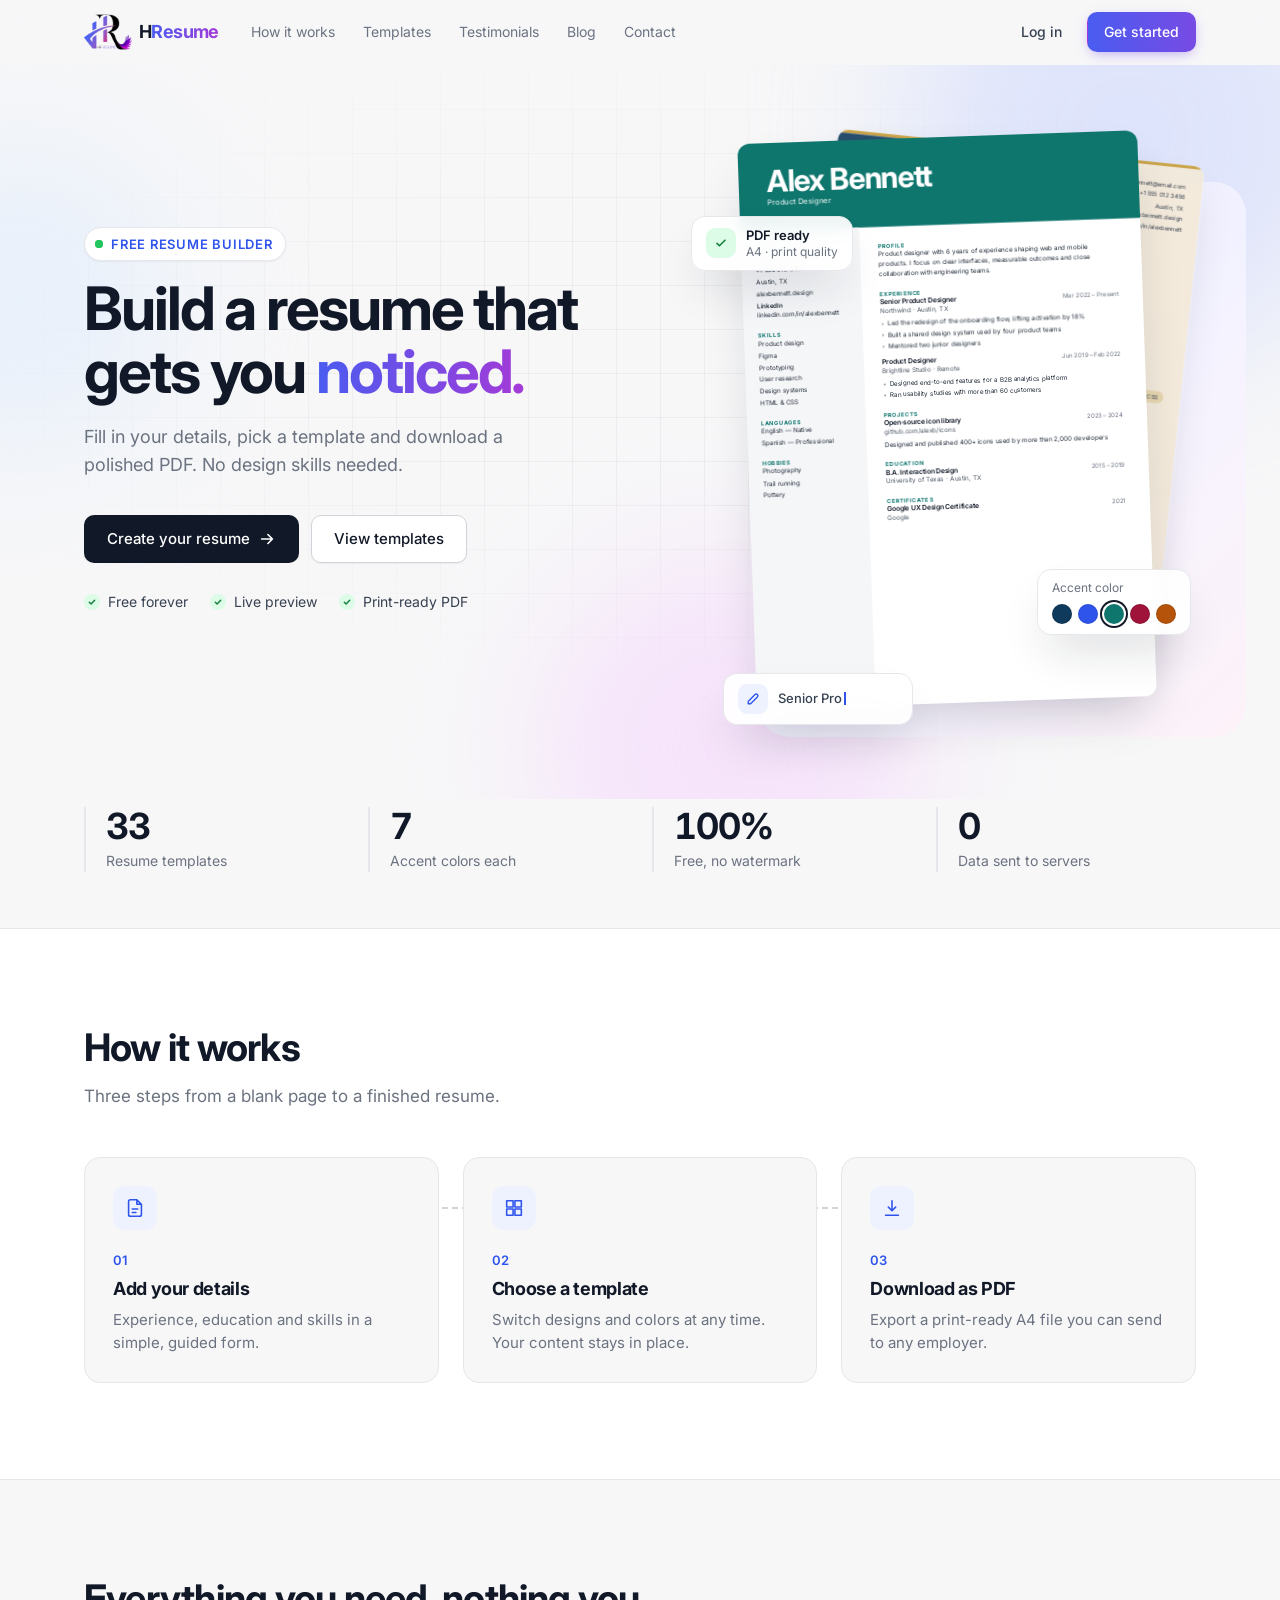
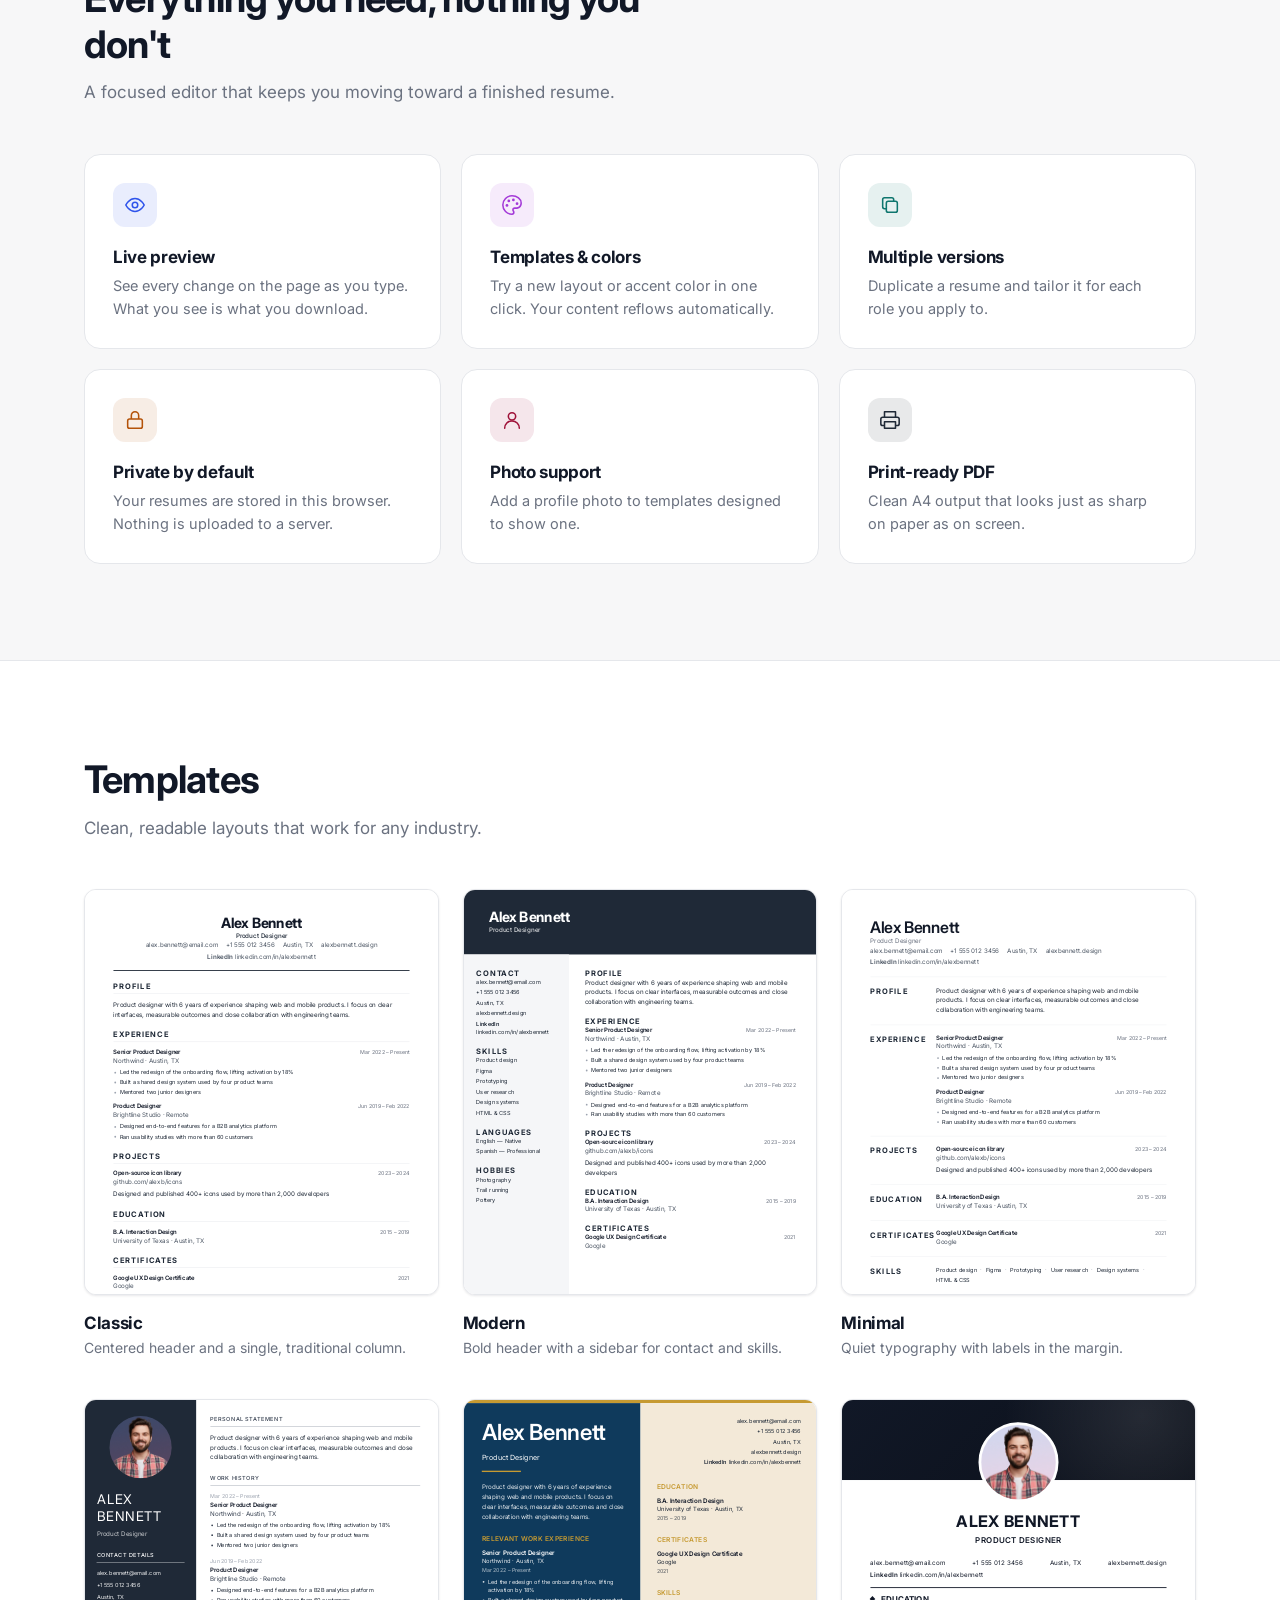
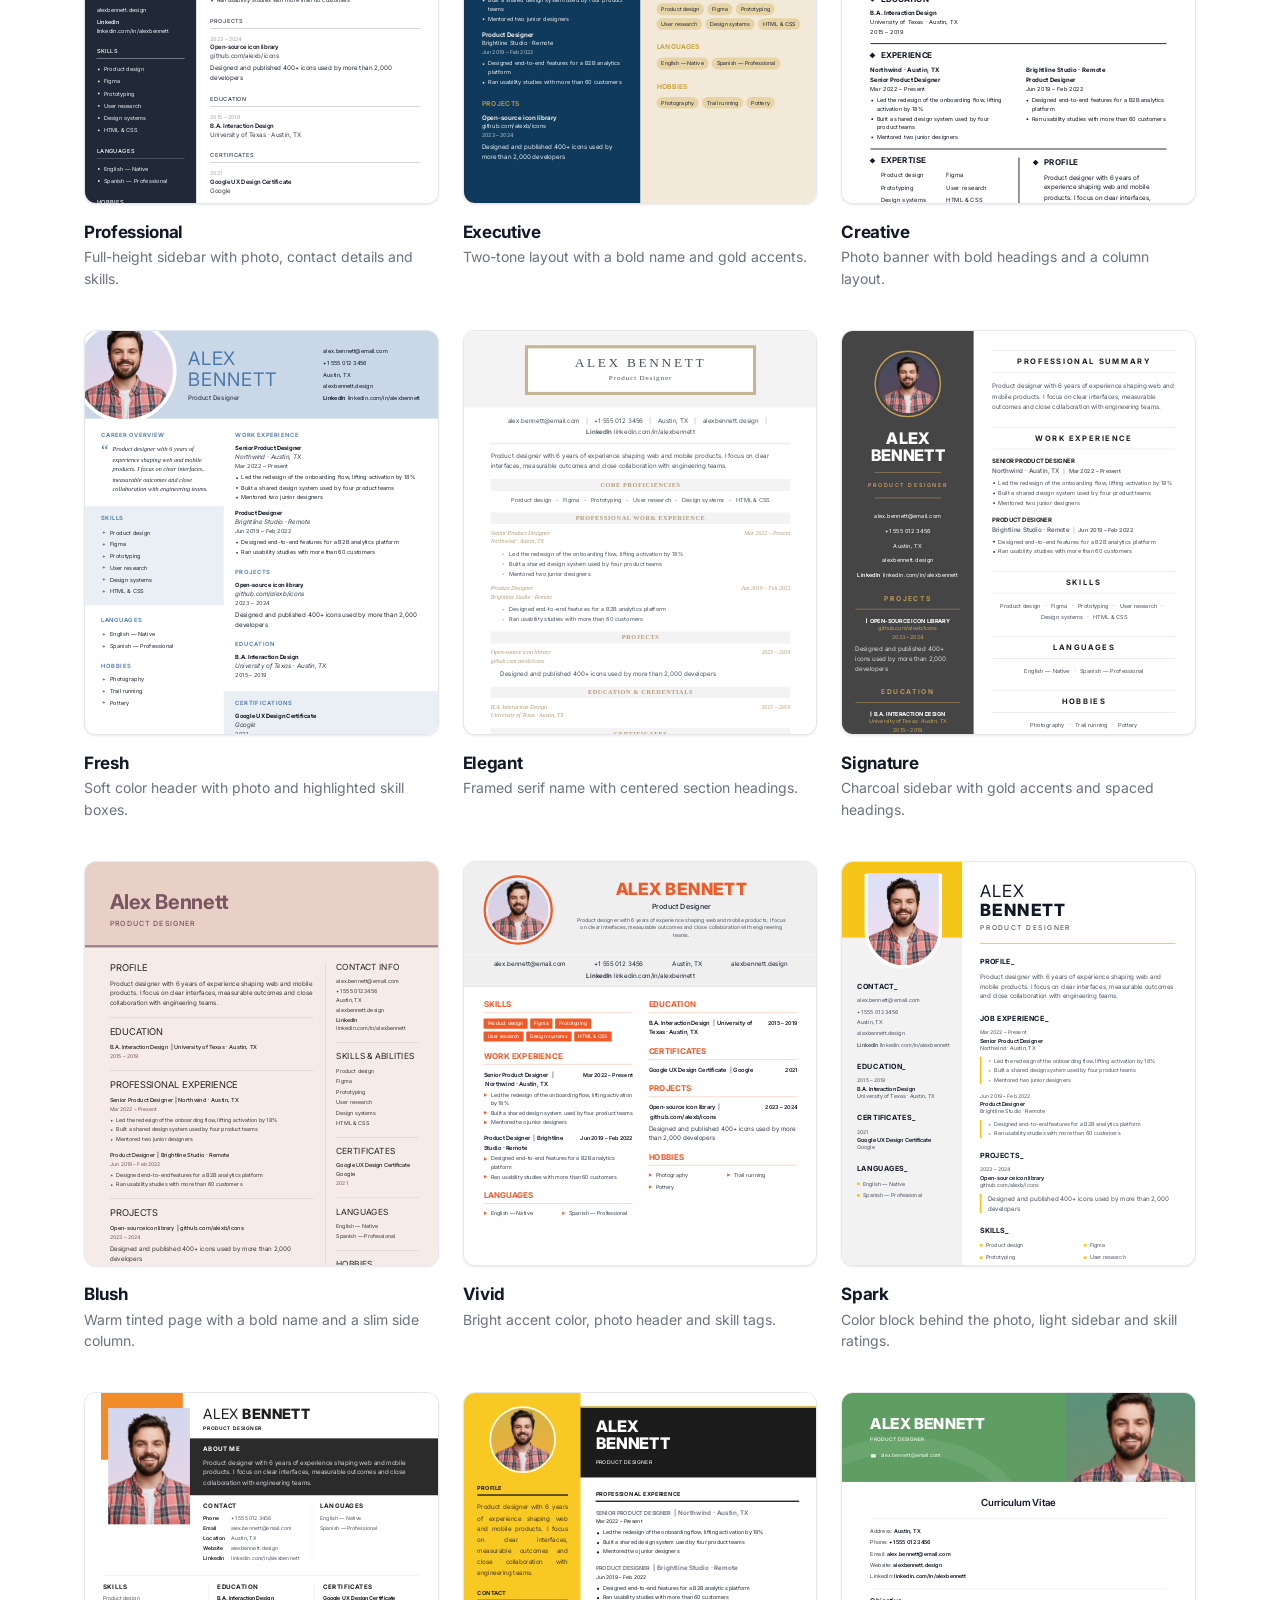
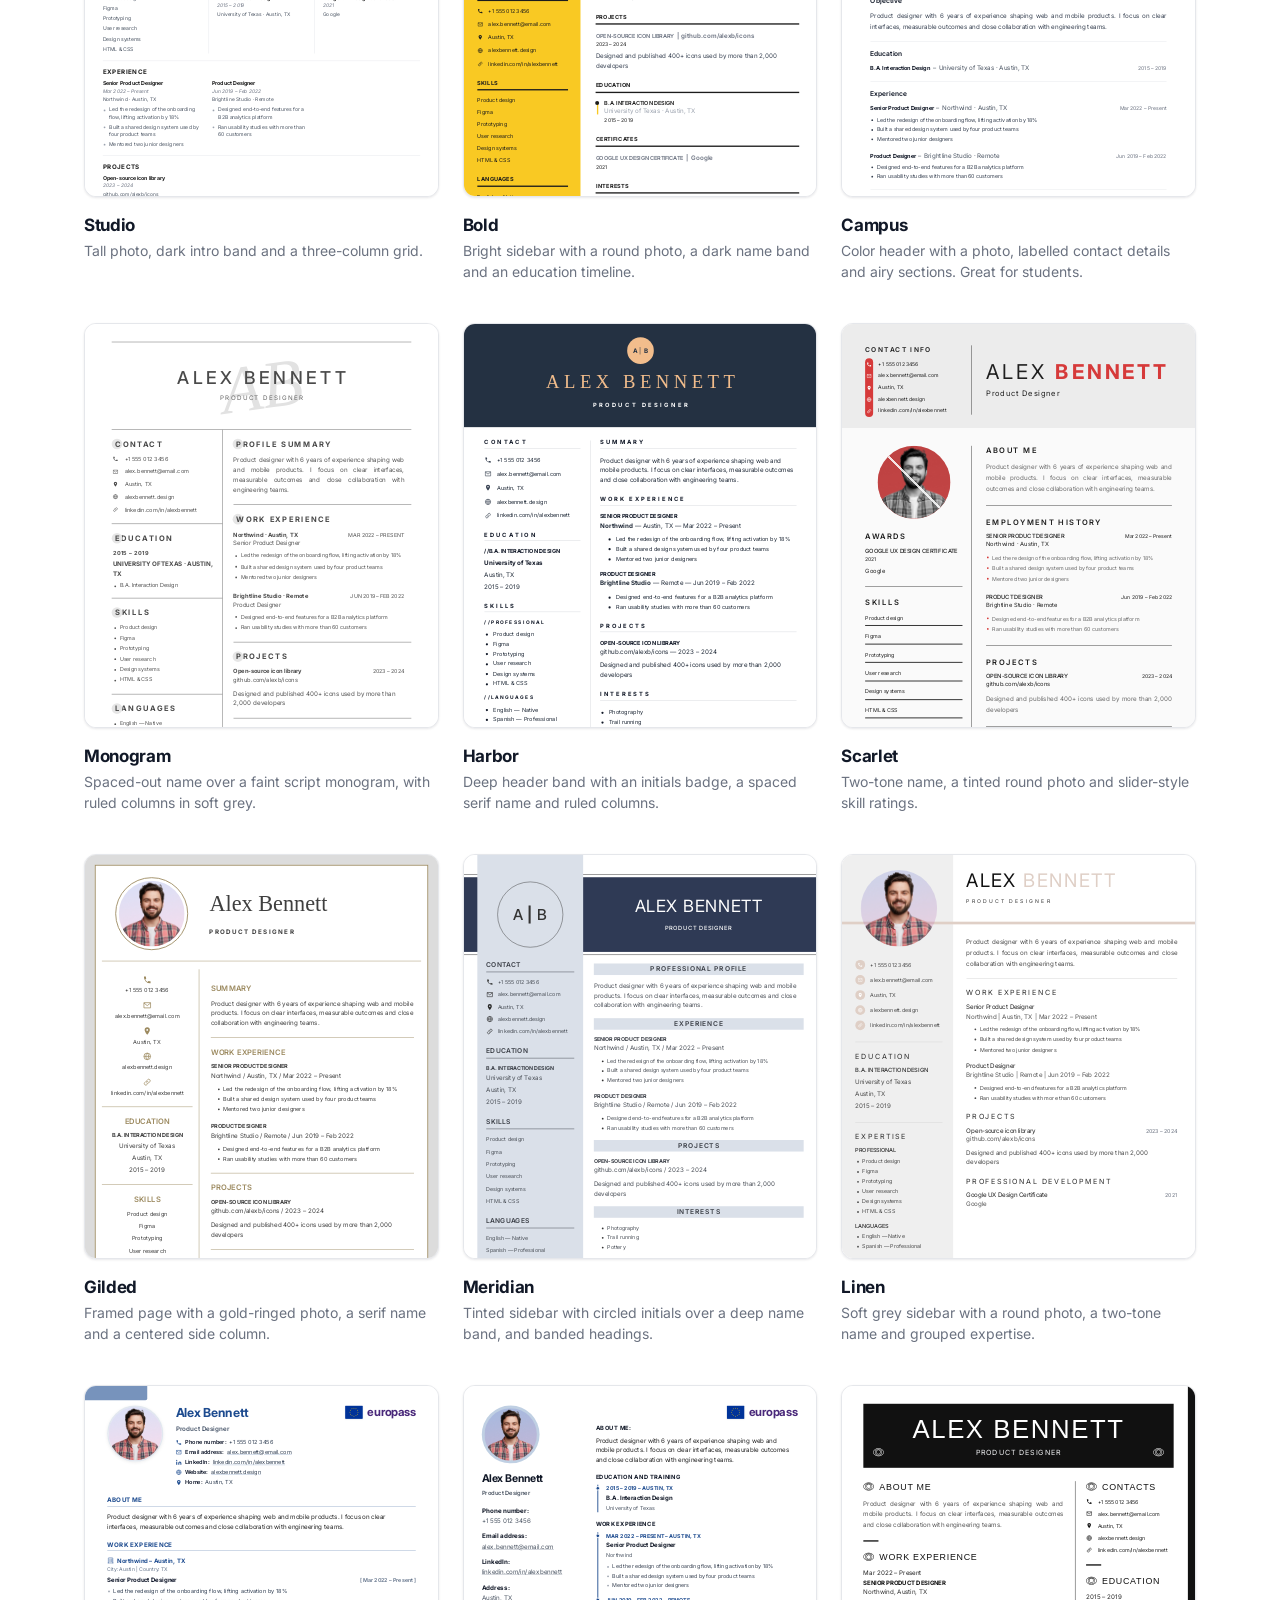
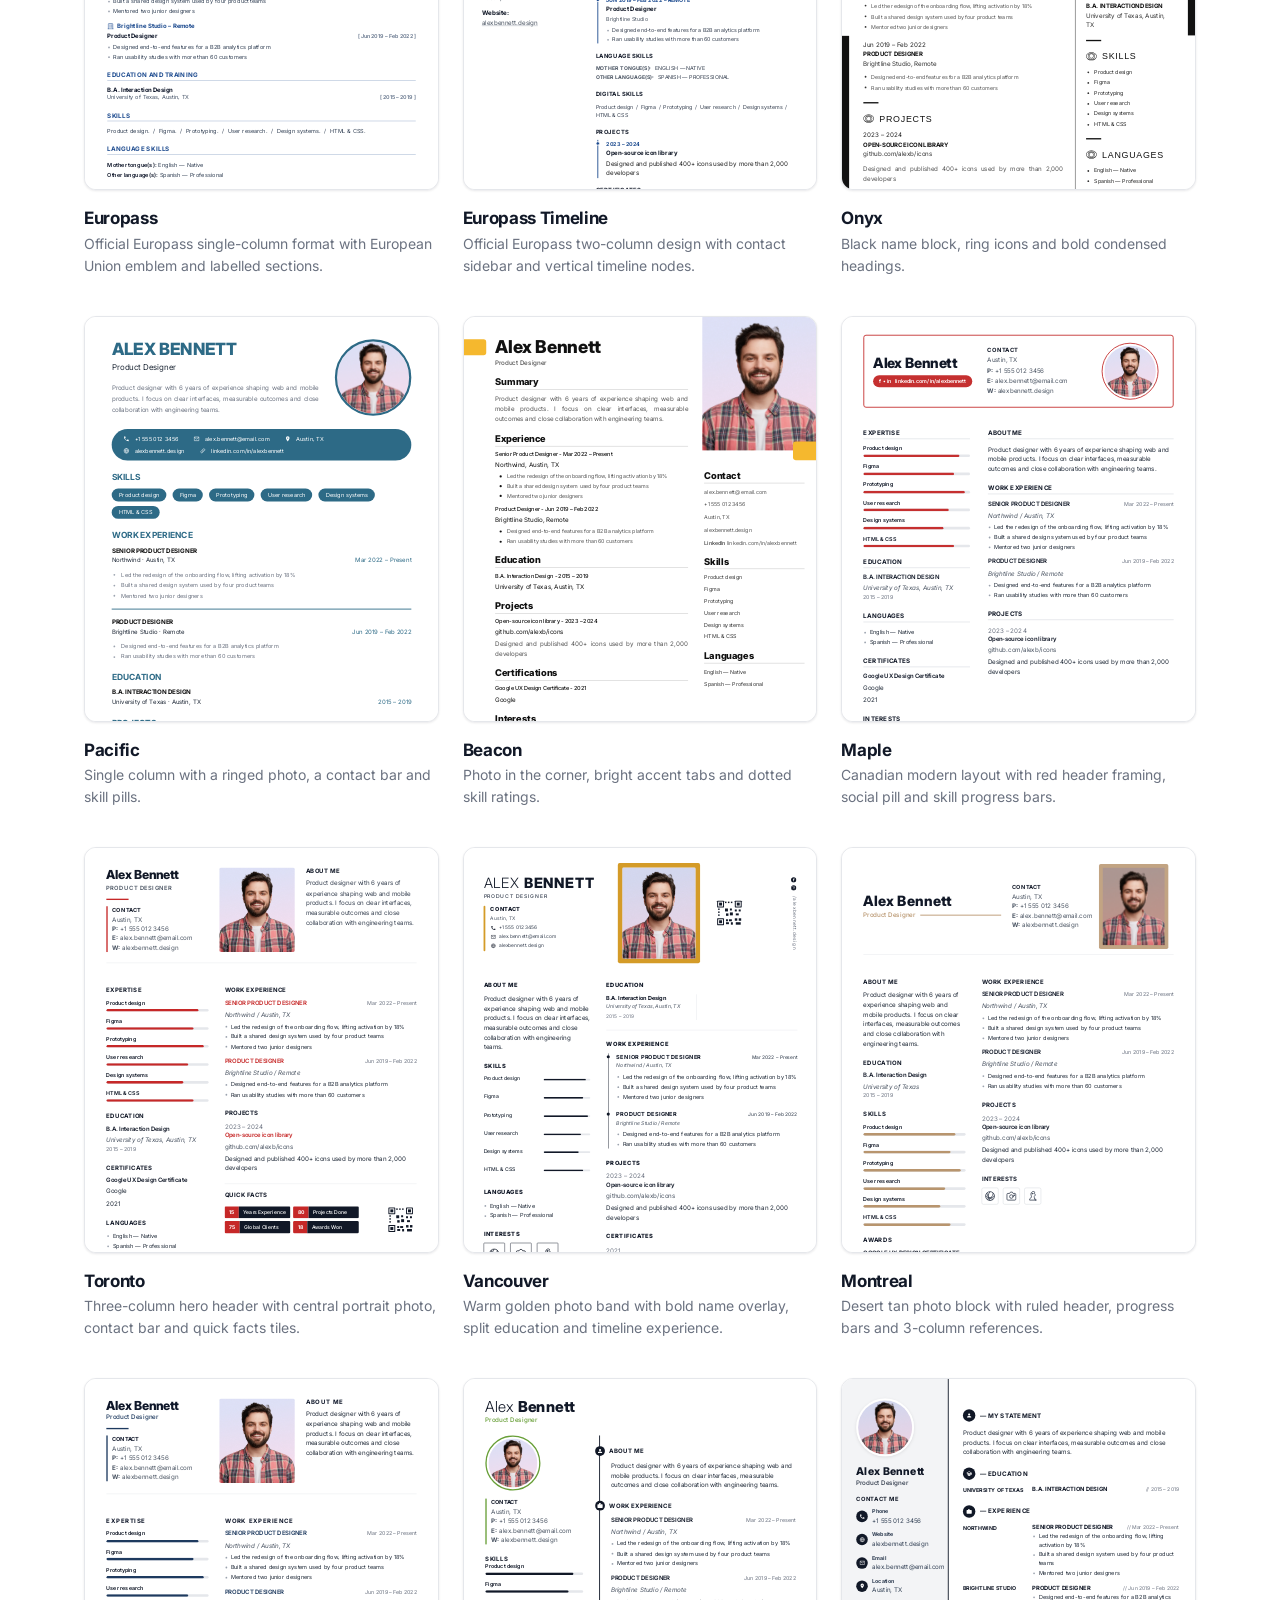
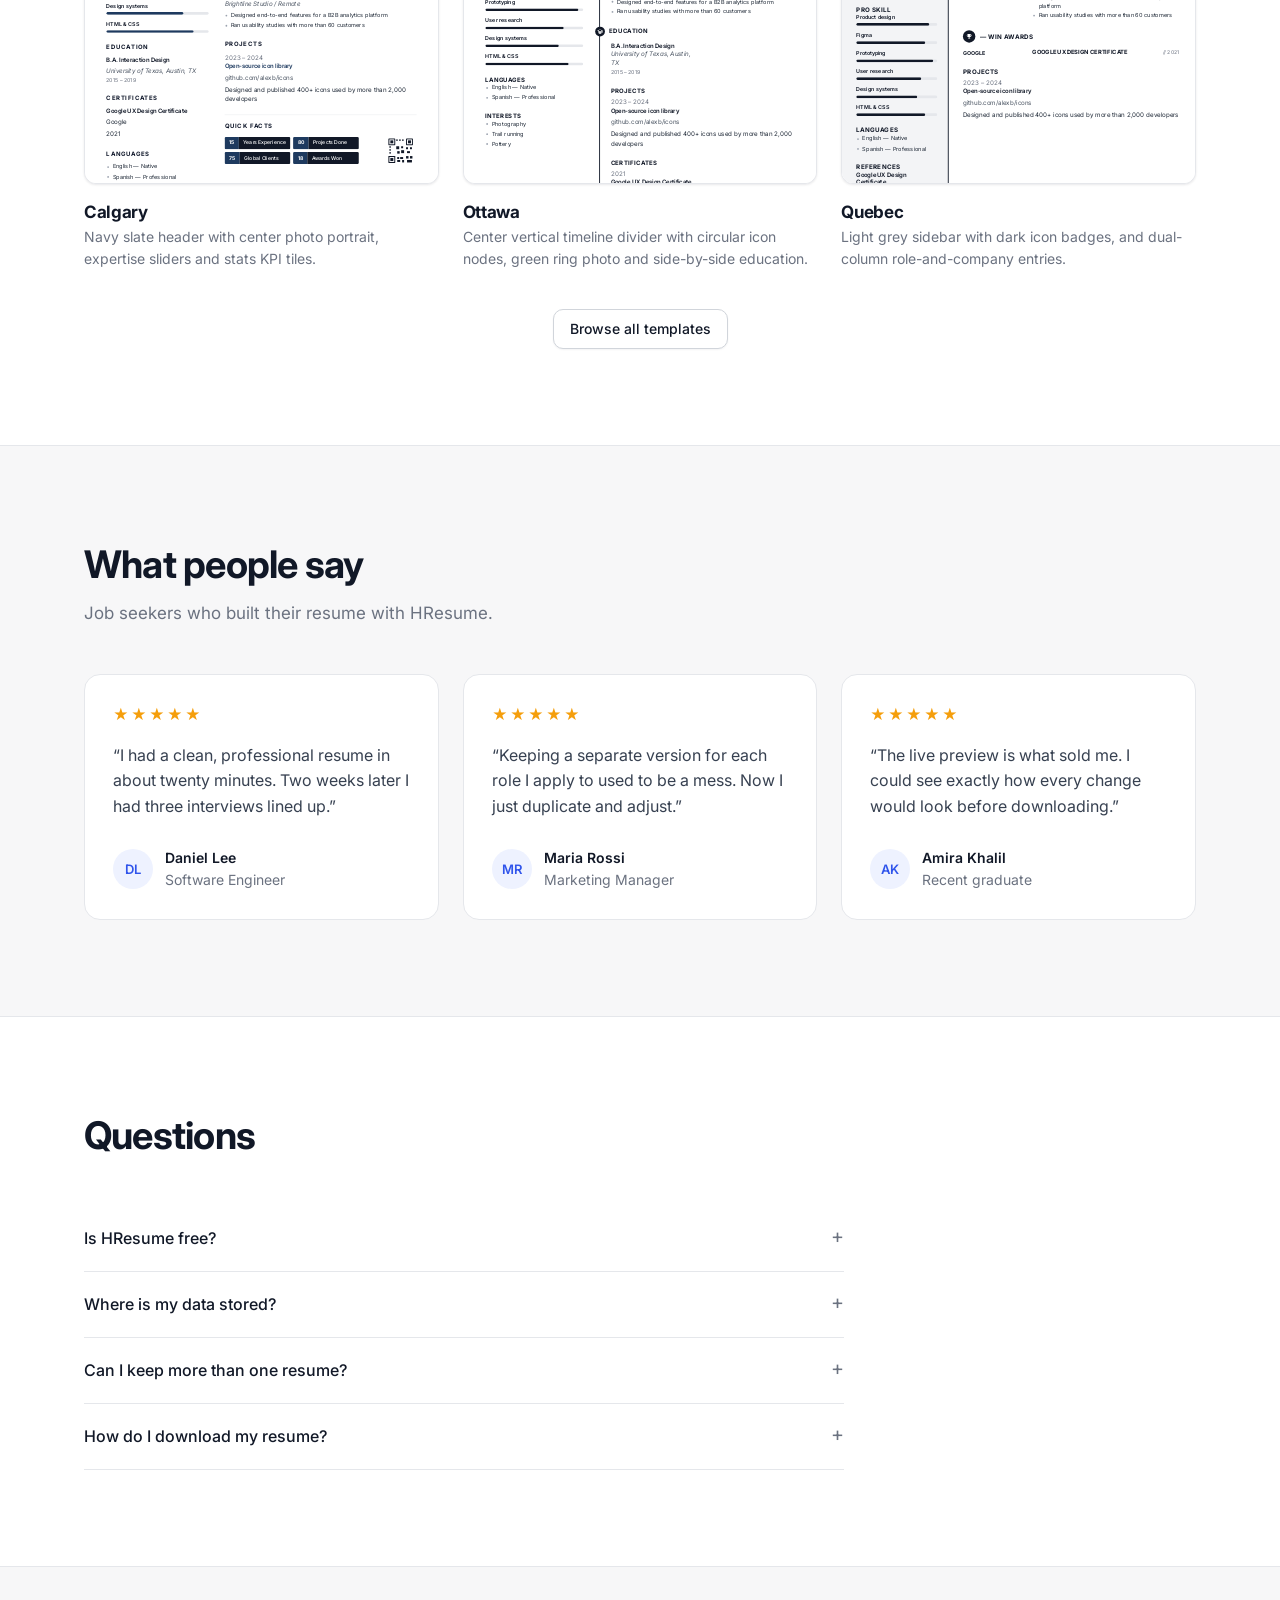
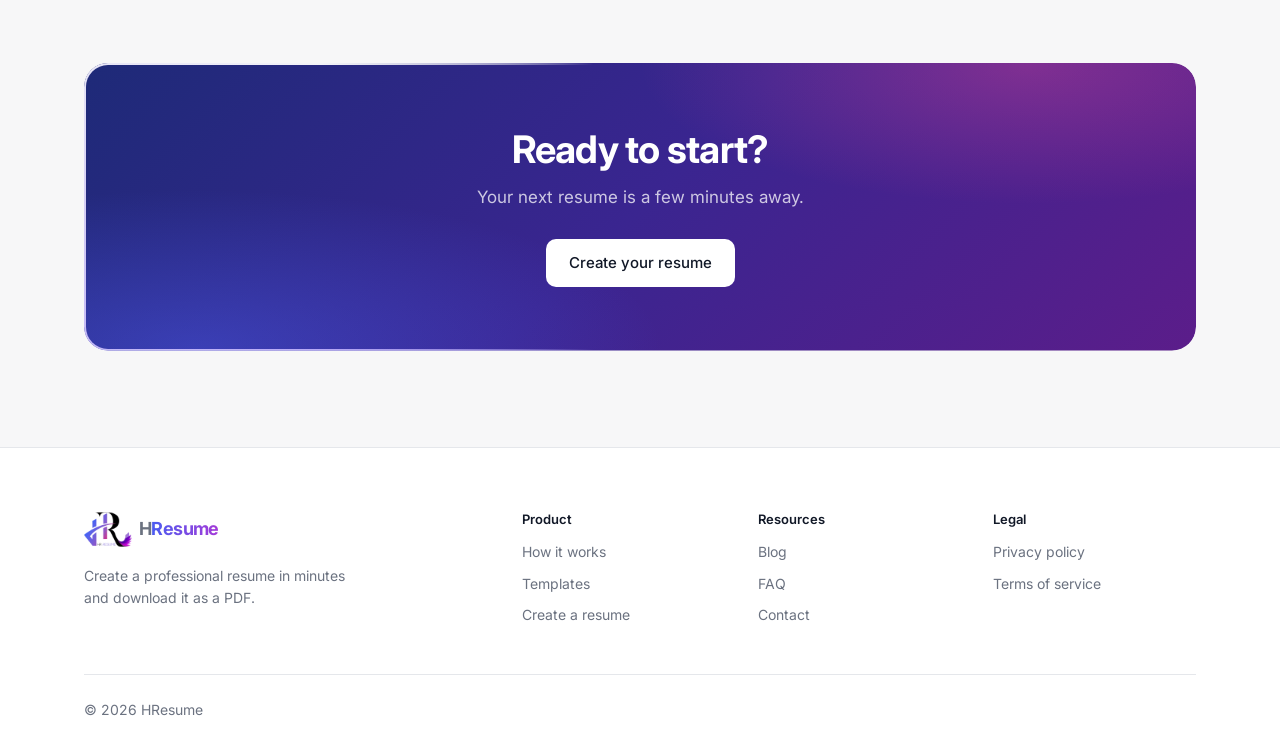
<file: index.html>
<!doctype html>
<html lang="en">
<head>
  <meta charset="utf-8">
  <meta name="viewport" content="width=device-width, initial-scale=1">
  <link rel="icon" href="images/logos/favicon.ico" sizes="any">
  <link rel="icon" type="image/png" sizes="32x32" href="images/logos/favicon-32x32.png">
  <link rel="icon" type="image/png" sizes="16x16" href="images/logos/favicon-16x16.png">
  <link rel="apple-touch-icon" href="images/logos/apple-touch-icon.png">
  <link rel="manifest" href="site.webmanifest">
  <meta name="theme-color" content="#ffffff">
  <title>HResume — Build a professional resume in minutes</title>
  <meta name="description" content="Create a professional resume in minutes. Fill in your details, choose a template and download a PDF.">
  <link rel="preconnect" href="https://fonts.googleapis.com">
  <link rel="preconnect" href="https://fonts.gstatic.com" crossorigin>
  <link href="https://fonts.googleapis.com/css2?family=Inter:wght@400;500;600;700&display=swap" rel="stylesheet">
  <link rel="stylesheet" href="css/style.css">
  <link rel="stylesheet" href="css/resume.css">
  <script src="js/store.js"></script>
  <script src="js/motion.js"></script>
</head>
<body data-page="home">
  <script src="js/site.js"></script>

  <main>
    <section class="hero">
      <div class="hero-bg" aria-hidden="true">
        <span class="blob blob--1"></span>
        <span class="blob blob--2"></span>
        <span class="blob blob--3"></span>
        <span class="hero-grid"></span>
      </div>
      <div class="container hero-inner">
        <div class="hero-copy">
          <p class="eyebrow eyebrow--pill" data-reveal><span class="pulse-dot"></span>Free resume builder</p>
          <h1 data-reveal>Build a resume that gets you <span class="text-gradient">noticed.</span></h1>
          <p class="lead" data-reveal>Fill in your details, pick a template and download a polished PDF. No design skills needed.</p>
          <div class="hero-cta" data-reveal>
            <a href="register.html" class="btn btn-primary btn-lg btn-shine" data-cta>
              Create your resume
              <svg class="btn-arrow" viewBox="0 0 20 20" width="18" height="18" aria-hidden="true"><path d="M4 10h11m-4-5 5 5-5 5" fill="none" stroke="currentColor" stroke-width="1.8" stroke-linecap="round" stroke-linejoin="round"/></svg>
            </a>
            <a href="templates.html" class="btn btn-secondary btn-lg">View templates</a>
          </div>
          <ul class="hero-checks" data-reveal>
            <li>Free forever</li>
            <li>Live preview</li>
            <li>Print-ready PDF</li>
          </ul>
        </div>
        <div class="hero-visual" data-reveal>
          <div class="hero-stack">
            <div class="hero-back" data-thumb="executive" aria-hidden="true"></div>
            <div class="hero-front" id="heroThumb" data-thumb="modern" data-color="#2f54eb"></div>

            <div class="float-chip float-chip--pdf">
              <span class="chip-icon chip-icon--green">
                <svg viewBox="0 0 20 20" width="16" height="16" aria-hidden="true"><path d="m5 10.5 3 3 7-7" fill="none" stroke="currentColor" stroke-width="2" stroke-linecap="round" stroke-linejoin="round"/></svg>
              </span>
              <span><strong>PDF ready</strong><span class="muted">A4 · print quality</span></span>
            </div>

            <div class="float-chip float-chip--colors">
              <span class="muted small">Accent color</span>
              <div class="swatches" id="heroSwatches" role="group" aria-label="Preview accent colors"></div>
            </div>

            <div class="float-chip float-chip--typing" aria-hidden="true">
              <span class="chip-icon">
                <svg viewBox="0 0 20 20" width="16" height="16"><path d="M4 16h3l8.5-8.5a2.1 2.1 0 0 0-3-3L4 13v3Z" fill="none" stroke="currentColor" stroke-width="1.7" stroke-linejoin="round"/></svg>
              </span>
              <span class="typing" id="heroTyping"></span>
            </div>
          </div>
        </div>
      </div>
    </section>

    <section class="stats-strip" aria-label="HResume at a glance">
      <div class="container stats-strip-inner">
        <div class="stat-item" data-reveal>
          <strong><span data-count="33">0</span></strong>
          <span class="muted">Resume templates</span>
        </div>
        <div class="stat-item" data-reveal>
          <strong><span data-count="7">0</span></strong>
          <span class="muted">Accent colors each</span>
        </div>
        <div class="stat-item" data-reveal>
          <strong><span data-count="100">0</span>%</strong>
          <span class="muted">Free, no watermark</span>
        </div>
        <div class="stat-item" data-reveal>
          <strong><span data-count="0">0</span></strong>
          <span class="muted">Data sent to servers</span>
        </div>
      </div>
    </section>

    <section id="how" class="section section--alt">
      <div class="container">
        <div class="section-head" data-reveal>
          <h2>How it works</h2>
          <p class="muted">Three steps from a blank page to a finished resume.</p>
        </div>
        <div class="steps steps--connected" data-reveal-trigger>
          <div class="step" data-reveal>
            <span class="step-icon">
              <svg viewBox="0 0 24 24" width="22" height="22" aria-hidden="true"><path d="M14 3H7a2 2 0 0 0-2 2v14a2 2 0 0 0 2 2h10a2 2 0 0 0 2-2V8l-5-5Zm0 0v5h5M9 13h6m-6 4h4" fill="none" stroke="currentColor" stroke-width="1.7" stroke-linecap="round" stroke-linejoin="round"/></svg>
            </span>
            <span class="step-num">01</span>
            <h3>Add your details</h3>
            <p class="muted">Experience, education and skills in a simple, guided form.</p>
          </div>
          <div class="step" data-reveal>
            <span class="step-icon">
              <svg viewBox="0 0 24 24" width="22" height="22" aria-hidden="true"><path d="M4 4h7v7H4zM13 4h7v7h-7zM4 13h7v7H4zM13 13h7v7h-7z" fill="none" stroke="currentColor" stroke-width="1.7" stroke-linejoin="round"/></svg>
            </span>
            <span class="step-num">02</span>
            <h3>Choose a template</h3>
            <p class="muted">Switch designs and colors at any time. Your content stays in place.</p>
          </div>
          <div class="step" data-reveal>
            <span class="step-icon">
              <svg viewBox="0 0 24 24" width="22" height="22" aria-hidden="true"><path d="M12 4v11m0 0-4-4m4 4 4-4M5 20h14" fill="none" stroke="currentColor" stroke-width="1.7" stroke-linecap="round" stroke-linejoin="round"/></svg>
            </span>
            <span class="step-num">03</span>
            <h3>Download as PDF</h3>
            <p class="muted">Export a print-ready A4 file you can send to any employer.</p>
          </div>
        </div>
      </div>
    </section>

    <section id="features" class="section">
      <div class="container">
        <div class="section-head" data-reveal>
          <h2>Everything you need, nothing you don't</h2>
          <p class="muted">A focused editor that keeps you moving toward a finished resume.</p>
        </div>
        <div class="features">
          <div class="feature" data-reveal>
            <span class="feature-icon" style="--c:#2f54eb">
              <svg viewBox="0 0 24 24" width="22" height="22" aria-hidden="true"><path d="M2 12s3.5-7 10-7 10 7 10 7-3.5 7-10 7S2 12 2 12Z" fill="none" stroke="currentColor" stroke-width="1.7"/><circle cx="12" cy="12" r="3" fill="none" stroke="currentColor" stroke-width="1.7"/></svg>
            </span>
            <h3>Live preview</h3>
            <p class="muted">See every change on the page as you type. What you see is what you download.</p>
          </div>
          <div class="feature" data-reveal>
            <span class="feature-icon" style="--c:#a43ad8">
              <svg viewBox="0 0 24 24" width="22" height="22" aria-hidden="true"><circle cx="13.5" cy="6.5" r="1.5" fill="currentColor"/><circle cx="17.5" cy="10.5" r="1.5" fill="currentColor"/><circle cx="8.5" cy="7.5" r="1.5" fill="currentColor"/><circle cx="6.5" cy="12.5" r="1.5" fill="currentColor"/><path d="M12 2a10 10 0 0 0 0 20c1.1 0 2-.9 2-2 0-.5-.2-1-.5-1.3-.3-.4-.5-.8-.5-1.3 0-1.1.9-2 2-2h2.4A5.6 5.6 0 0 0 22 9.8C22 5.5 17.5 2 12 2Z" fill="none" stroke="currentColor" stroke-width="1.7"/></svg>
            </span>
            <h3>Templates &amp; colors</h3>
            <p class="muted">Try a new layout or accent color in one click. Your content reflows automatically.</p>
          </div>
          <div class="feature" data-reveal>
            <span class="feature-icon" style="--c:#0f766e">
              <svg viewBox="0 0 24 24" width="22" height="22" aria-hidden="true"><rect x="8" y="8" width="12" height="12" rx="2" fill="none" stroke="currentColor" stroke-width="1.7"/><path d="M16 8V6a2 2 0 0 0-2-2H6a2 2 0 0 0-2 2v8a2 2 0 0 0 2 2h2" fill="none" stroke="currentColor" stroke-width="1.7"/></svg>
            </span>
            <h3>Multiple versions</h3>
            <p class="muted">Duplicate a resume and tailor it for each role you apply to.</p>
          </div>
          <div class="feature" data-reveal>
            <span class="feature-icon" style="--c:#b45309">
              <svg viewBox="0 0 24 24" width="22" height="22" aria-hidden="true"><rect x="4" y="11" width="16" height="10" rx="2" fill="none" stroke="currentColor" stroke-width="1.7"/><path d="M8 11V7a4 4 0 0 1 8 0v4" fill="none" stroke="currentColor" stroke-width="1.7"/></svg>
            </span>
            <h3>Private by default</h3>
            <p class="muted">Your resumes are stored in this browser. Nothing is uploaded to a server.</p>
          </div>
          <div class="feature" data-reveal>
            <span class="feature-icon" style="--c:#9f1239">
              <svg viewBox="0 0 24 24" width="22" height="22" aria-hidden="true"><circle cx="12" cy="8" r="4" fill="none" stroke="currentColor" stroke-width="1.7"/><path d="M4 21a8 8 0 0 1 16 0" fill="none" stroke="currentColor" stroke-width="1.7" stroke-linecap="round"/></svg>
            </span>
            <h3>Photo support</h3>
            <p class="muted">Add a profile photo to templates designed to show one.</p>
          </div>
          <div class="feature" data-reveal>
            <span class="feature-icon" style="--c:#1f2937">
              <svg viewBox="0 0 24 24" width="22" height="22" aria-hidden="true"><path d="M6 9V3h12v6M6 18H4a2 2 0 0 1-2-2v-5a2 2 0 0 1 2-2h16a2 2 0 0 1 2 2v5a2 2 0 0 1-2 2h-2M6 14h12v7H6z" fill="none" stroke="currentColor" stroke-width="1.7" stroke-linejoin="round"/></svg>
            </span>
            <h3>Print-ready PDF</h3>
            <p class="muted">Clean A4 output that looks just as sharp on paper as on screen.</p>
          </div>
        </div>
      </div>
    </section>

    <section id="templates" class="section section--alt">
      <div class="container">
        <div class="section-head" data-reveal>
          <h2>Templates</h2>
          <p class="muted">Clean, readable layouts that work for any industry.</p>
        </div>
        <div class="template-grid" id="templateGrid"></div>
        <p class="section-more"><a href="templates.html" class="btn btn-secondary">Browse all templates</a></p>
      </div>
    </section>

    <section id="testimonials" class="section">
      <div class="container">
        <div class="section-head" data-reveal>
          <h2>What people say</h2>
          <p class="muted">Job seekers who built their resume with HResume.</p>
        </div>
        <div class="testimonials">
          <figure class="testimonial" data-reveal>
            <span class="stars" aria-label="5 out of 5">★★★★★</span>
            <blockquote>“I had a clean, professional resume in about twenty minutes. Two weeks later I had three interviews lined up.”</blockquote>
            <figcaption>
              <span class="testimonial-avatar">DL</span>
              <span><strong>Daniel Lee</strong><span class="muted">Software Engineer</span></span>
            </figcaption>
          </figure>
          <figure class="testimonial" data-reveal>
            <span class="stars" aria-label="5 out of 5">★★★★★</span>
            <blockquote>“Keeping a separate version for each role I apply to used to be a mess. Now I just duplicate and adjust.”</blockquote>
            <figcaption>
              <span class="testimonial-avatar">MR</span>
              <span><strong>Maria Rossi</strong><span class="muted">Marketing Manager</span></span>
            </figcaption>
          </figure>
          <figure class="testimonial" data-reveal>
            <span class="stars" aria-label="5 out of 5">★★★★★</span>
            <blockquote>“The live preview is what sold me. I could see exactly how every change would look before downloading.”</blockquote>
            <figcaption>
              <span class="testimonial-avatar">AK</span>
              <span><strong>Amira Khalil</strong><span class="muted">Recent graduate</span></span>
            </figcaption>
          </figure>
        </div>
      </div>
    </section>

    <section id="faq" class="section section--alt">
      <div class="container">
        <div class="section-head" data-reveal>
          <h2>Questions</h2>
        </div>
        <div class="faq" data-reveal>
          <details>
            <summary>Is HResume free?</summary>
            <p>Yes. You can create, edit and download as many resumes as you like.</p>
          </details>
          <details>
            <summary>Where is my data stored?</summary>
            <p>Your account and resumes are saved in this browser on this device. Nothing is sent to a server.</p>
          </details>
          <details>
            <summary>Can I keep more than one resume?</summary>
            <p>Yes. Many people keep a version for each type of role they apply for. Duplicate an existing resume to get started quickly.</p>
          </details>
          <details>
            <summary>How do I download my resume?</summary>
            <p>Click “Download PDF” in the editor and choose “Save as PDF” in the print dialog.</p>
          </details>
        </div>
      </div>
    </section>

    <section class="cta section section--cta">
      <div class="container">
        <div class="cta-box" data-reveal>
          <span class="cta-glow" aria-hidden="true"></span>
          <h2>Ready to start?</h2>
          <p>Your next resume is a few minutes away.</p>
          <a href="register.html" class="btn btn-lg btn-shine" data-cta>Create your resume</a>
        </div>
      </div>
    </section>
  </main>

  <script src="js/render.js?v=canadian"></script>
  <script src="js/landing.js"></script>
</body>
</html>
</file>
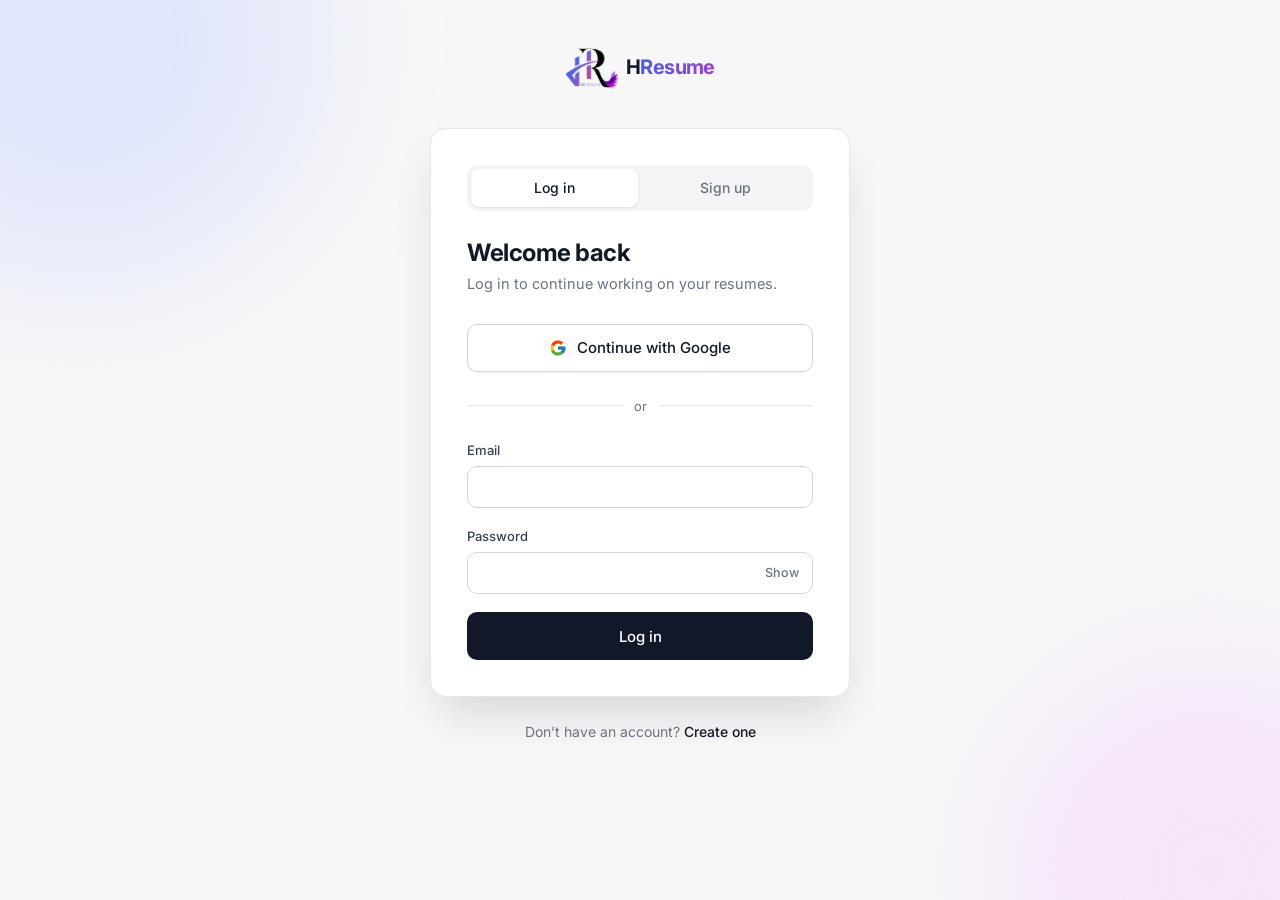
<file: account.html>
<!doctype html>
<html lang="en">
<head>
  <meta charset="utf-8">
  <meta name="viewport" content="width=device-width, initial-scale=1">
  <link rel="icon" href="images/logos/favicon.ico" sizes="any">
  <link rel="icon" type="image/png" sizes="32x32" href="images/logos/favicon-32x32.png">
  <link rel="icon" type="image/png" sizes="16x16" href="images/logos/favicon-16x16.png">
  <link rel="apple-touch-icon" href="images/logos/apple-touch-icon.png">
  <link rel="manifest" href="site.webmanifest">
  <meta name="theme-color" content="#ffffff">
  <title>Account — HResume</title>
  <link rel="preconnect" href="https://fonts.googleapis.com">
  <link rel="preconnect" href="https://fonts.gstatic.com" crossorigin>
  <link href="https://fonts.googleapis.com/css2?family=Inter:wght@400;500;600;700&display=swap" rel="stylesheet">
  <link rel="stylesheet" href="css/style.css">
  <script src="js/store.js"></script>
  <script>CVM.Auth.requireUser();</script>
</head>
<body data-page="account">
  <header class="app-header">
    <div class="container app-header-inner">
      <a href="dashboard.html" class="logo"><span class="logo-mark"><img src="images/logos/logo.webp" alt=""></span>H<span>Resume</span></a>
      <nav class="app-nav">
        <a href="dashboard.html" data-nav="dashboard">Dashboard</a>
        <a href="resumes.html" data-nav="resumes">Resumes</a>
      </nav>
      <div class="user-menu" id="userMenu">
        <button type="button" class="user-menu-button" id="userMenuButton" aria-haspopup="menu" aria-expanded="false" aria-controls="userMenuList">
          <span class="avatar" data-user-initials></span>
          <span class="user-menu-name" data-user-name></span>
        </button>
        <div class="user-menu-list" id="userMenuList" role="menu" hidden>
          <div class="user-menu-head">
            <strong data-user-name></strong>
            <span data-user-email></span>
          </div>
          <a href="account.html" role="menuitem" data-nav="account">Account</a>
          <button type="button" role="menuitem" data-action="logout">Log out</button>
        </div>
      </div>
    </div>
  </header>

  <main class="container page">
    <div class="page-head">
      <div>
        <h1>Account</h1>
        <p class="muted" id="memberSince"></p>
      </div>
    </div>

    <div class="settings">
      <section class="card settings-card">
        <h2>Profile</h2>
        <p class="muted">Used to prefill new resumes.</p>
        <form id="profileForm" class="form" novalidate>
          <div class="grid-2">
            <div class="field">
              <label for="name">Full name</label>
              <input id="name" name="name" autocomplete="name">
            </div>
            <div class="field">
              <label for="email">Email</label>
              <input id="email" name="email" type="email" autocomplete="email">
            </div>
          </div>
          <div class="form-actions">
            <button type="submit" class="btn btn-primary">Save changes</button>
            <span class="form-note" data-note></span>
          </div>
        </form>
      </section>

      <section class="card settings-card">
        <h2>Password</h2>
        <p class="muted">Use at least 8 characters.</p>
        <form id="passwordForm" class="form" novalidate>
          <div class="field">
            <label for="current">Current password</label>
            <input id="current" name="current" type="password" autocomplete="current-password">
          </div>
          <div class="field">
            <label for="next">New password</label>
            <div class="input-wrap">
              <input id="next" name="next" type="password" autocomplete="new-password">
              <button type="button" class="input-action" data-toggle-password>Show</button>
            </div>
          </div>
          <div class="form-actions">
            <button type="submit" class="btn btn-primary">Update password</button>
            <span class="form-note" data-note></span>
          </div>
        </form>
      </section>

      <section class="card settings-card settings-card--danger">
        <h2>Delete account</h2>
        <p class="muted">Permanently remove your account and all of your resumes.</p>
        <button class="btn btn-danger" id="deleteAccount">Delete account</button>
      </section>
    </div>
  </main>

  <script src="js/render.js"></script>
  <script src="js/app.js"></script>
  <script src="js/auth.js"></script>
  <script src="js/account.js"></script>
</body>
</html>
</file>
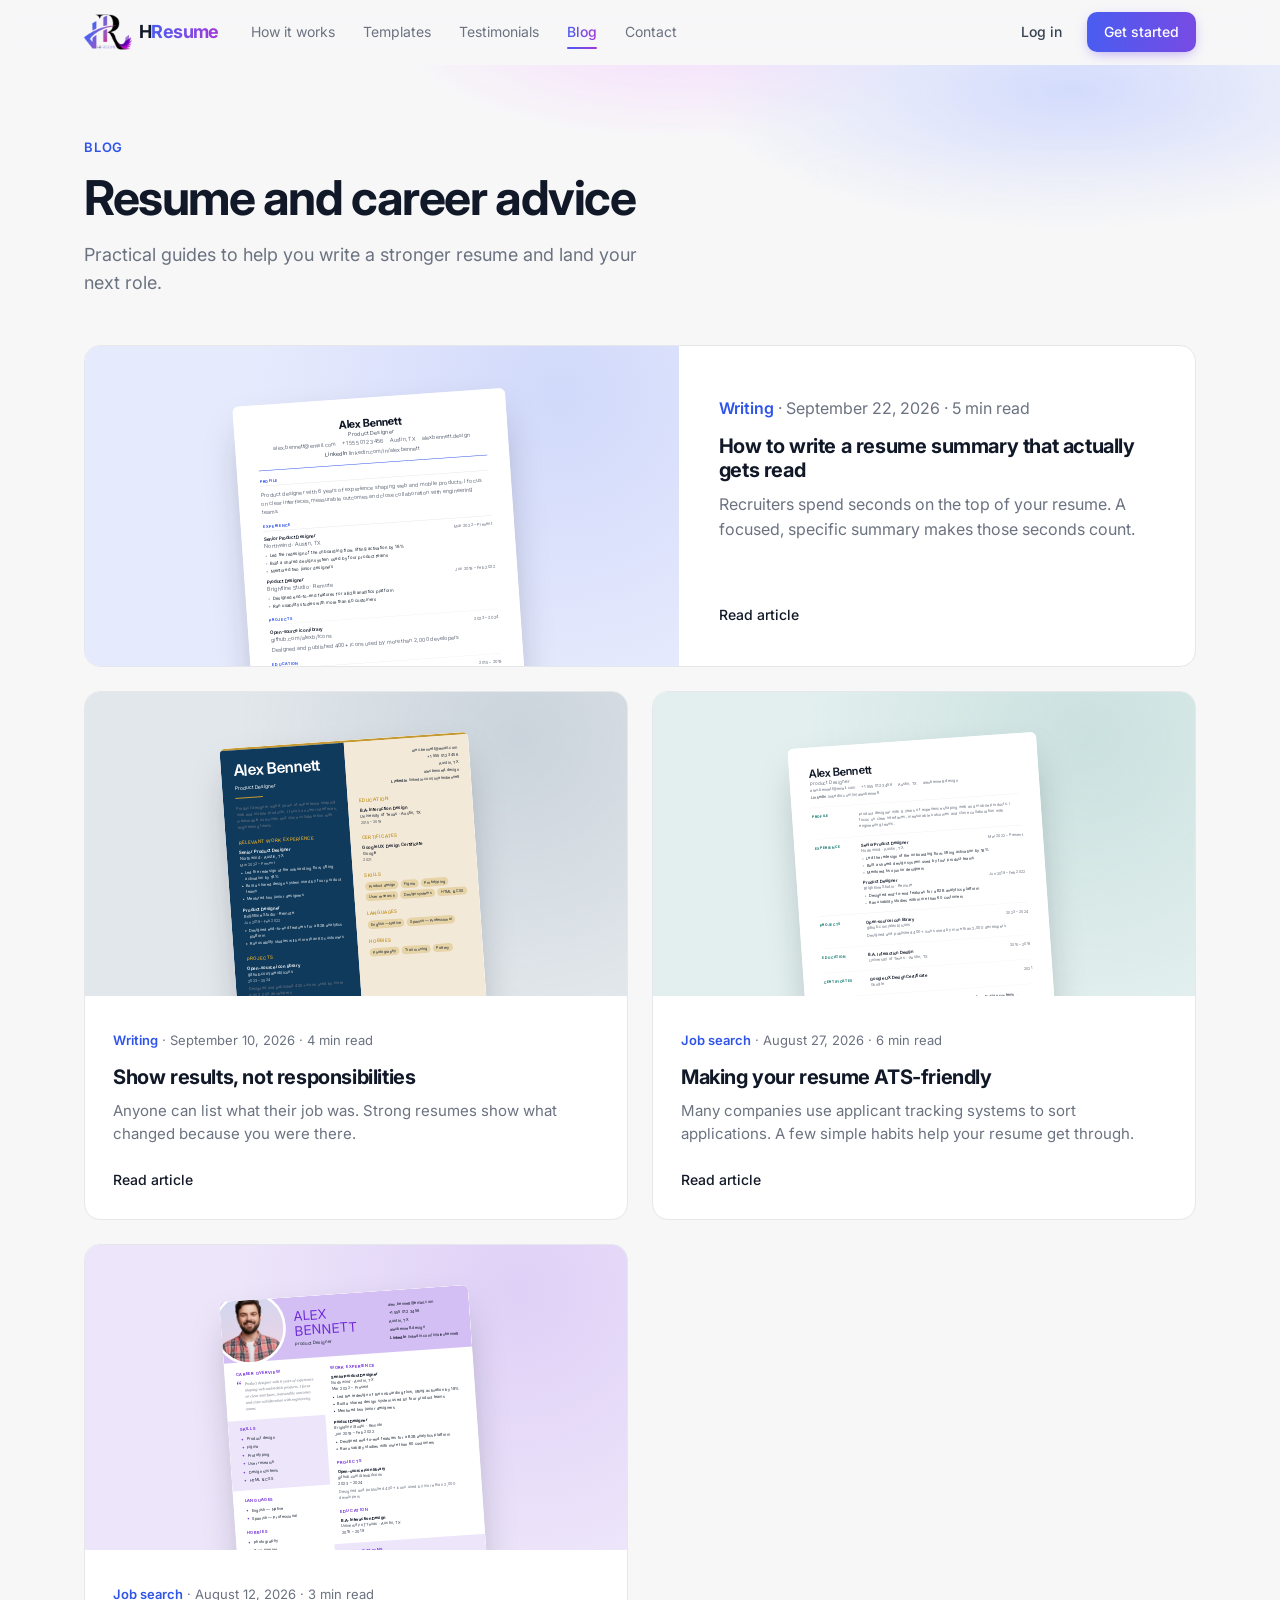
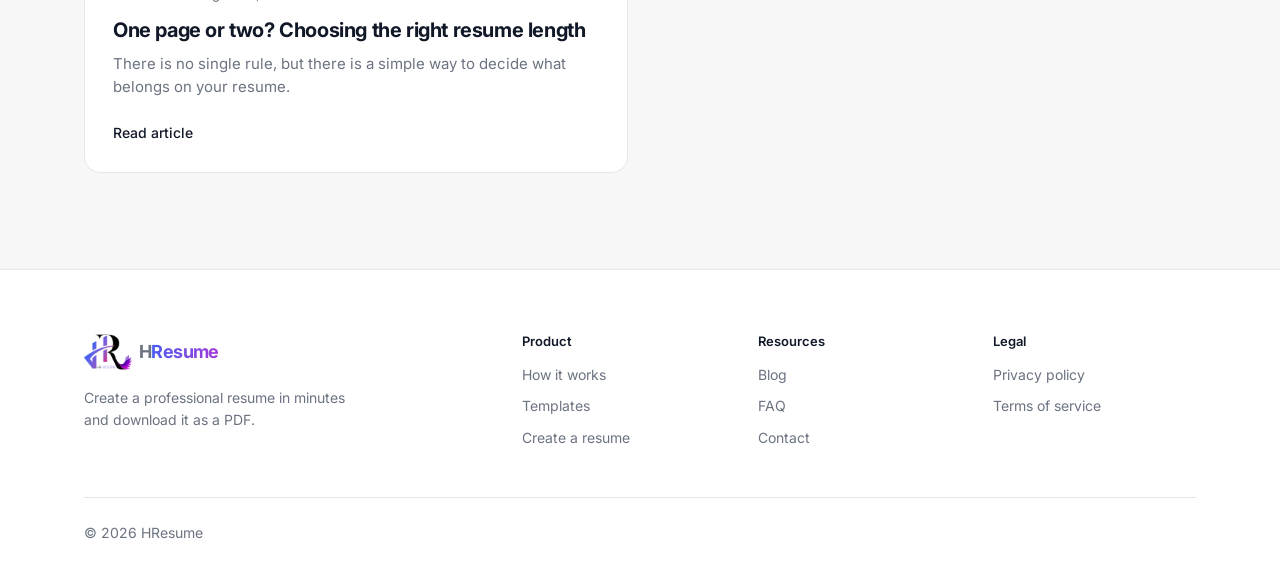
<file: blog.html>
<!doctype html>
<html lang="en">
<head>
  <meta charset="utf-8">
  <meta name="viewport" content="width=device-width, initial-scale=1">
  <link rel="icon" href="images/logos/favicon.ico" sizes="any">
  <link rel="icon" type="image/png" sizes="32x32" href="images/logos/favicon-32x32.png">
  <link rel="icon" type="image/png" sizes="16x16" href="images/logos/favicon-16x16.png">
  <link rel="apple-touch-icon" href="images/logos/apple-touch-icon.png">
  <link rel="manifest" href="site.webmanifest">
  <meta name="theme-color" content="#ffffff">
  <title>Blog — HResume</title>
  <meta name="description" content="Practical advice on writing resumes and finding your next job.">
  <link rel="preconnect" href="https://fonts.googleapis.com">
  <link rel="preconnect" href="https://fonts.gstatic.com" crossorigin>
  <link href="https://fonts.googleapis.com/css2?family=Inter:wght@400;500;600;700&display=swap" rel="stylesheet">
  <link rel="stylesheet" href="css/style.css">
  <link rel="stylesheet" href="css/resume.css">
  <script src="js/store.js"></script>
  <script src="js/motion.js"></script>
</head>
<body data-page="blog">
  <script src="js/site.js"></script>

  <main>
    <section class="page-hero">
      <div class="container">
        <p class="eyebrow">Blog</p>
        <h1>Resume and career advice</h1>
        <p>Practical guides to help you write a stronger resume and land your next role.</p>
      </div>
    </section>

    <section class="content-section">
      <div class="container">
        <div class="post-grid" id="postGrid"></div>
      </div>
    </section>
  </main>

  <script src="js/render.js"></script>
  <script src="js/blog.js"></script>
</body>
</html>
</file>
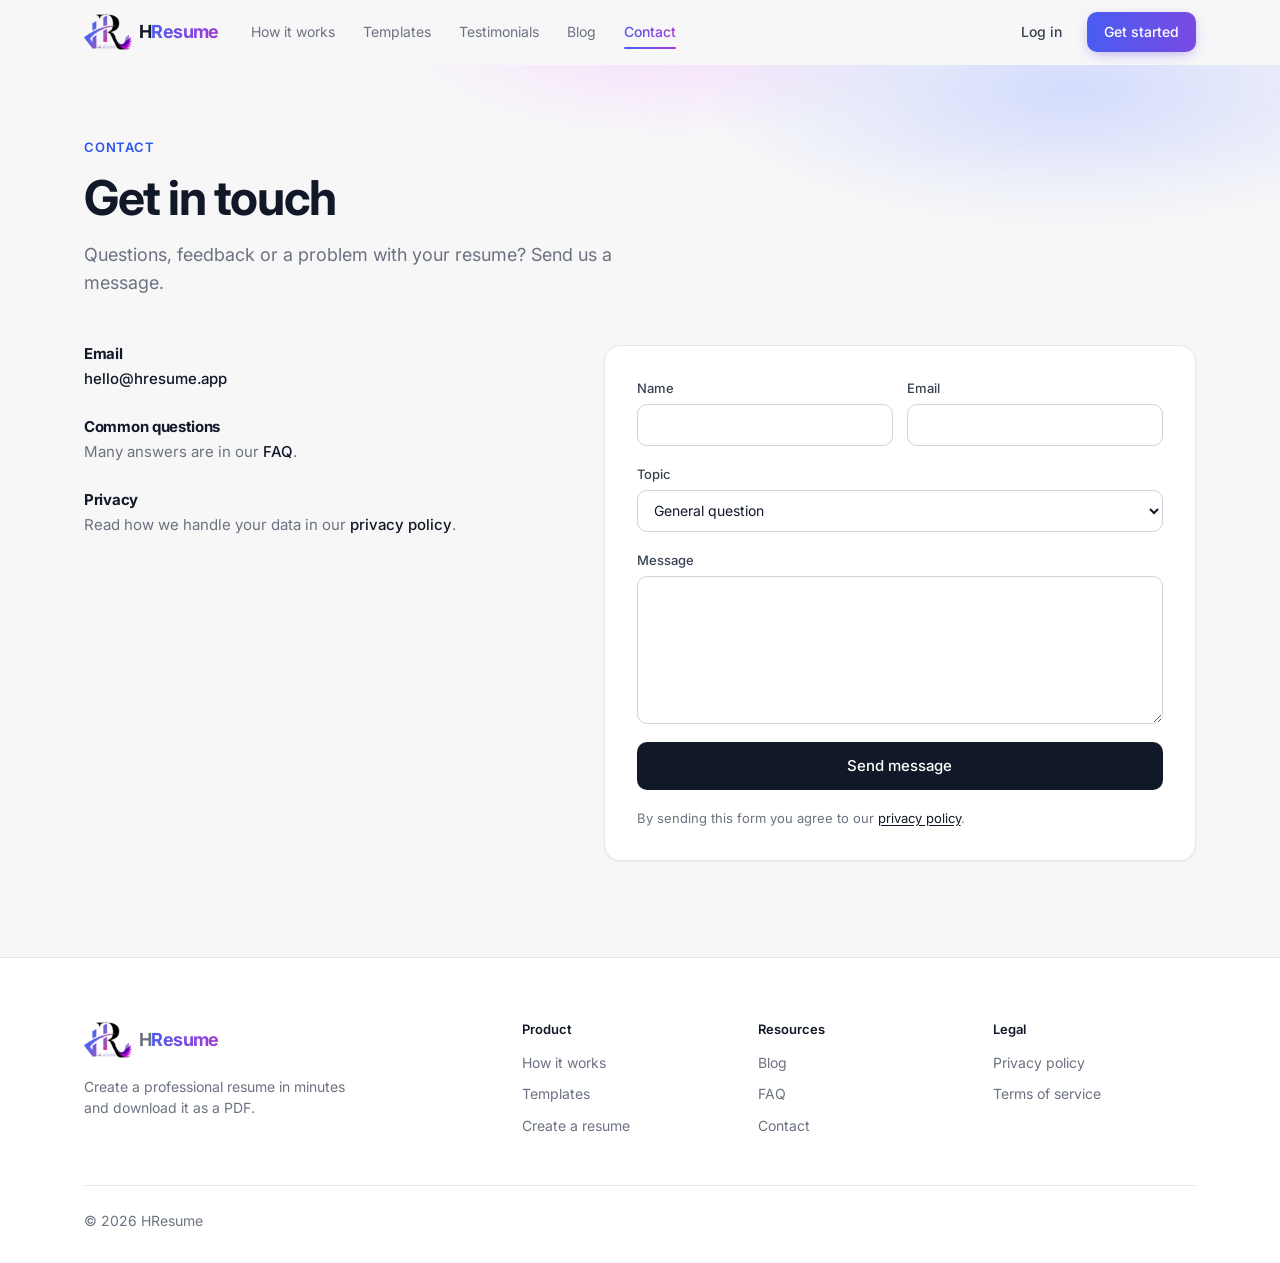
<file: contact.html>
<!doctype html>
<html lang="en">
<head>
  <meta charset="utf-8">
  <meta name="viewport" content="width=device-width, initial-scale=1">
  <link rel="icon" href="images/logos/favicon.ico" sizes="any">
  <link rel="icon" type="image/png" sizes="32x32" href="images/logos/favicon-32x32.png">
  <link rel="icon" type="image/png" sizes="16x16" href="images/logos/favicon-16x16.png">
  <link rel="apple-touch-icon" href="images/logos/apple-touch-icon.png">
  <link rel="manifest" href="site.webmanifest">
  <meta name="theme-color" content="#ffffff">
  <title>Contact — HResume</title>
  <meta name="description" content="Get in touch with the HResume team.">
  <link rel="preconnect" href="https://fonts.googleapis.com">
  <link rel="preconnect" href="https://fonts.gstatic.com" crossorigin>
  <link href="https://fonts.googleapis.com/css2?family=Inter:wght@400;500;600;700&display=swap" rel="stylesheet">
  <link rel="stylesheet" href="css/style.css">
  <script src="js/store.js"></script>
  <script src="js/motion.js"></script>
</head>
<body data-page="contact">
  <script src="js/site.js"></script>

  <main>
    <section class="page-hero">
      <div class="container">
        <p class="eyebrow">Contact</p>
        <h1>Get in touch</h1>
        <p>Questions, feedback or a problem with your resume? Send us a message.</p>
      </div>
    </section>

    <section class="content-section">
      <div class="container contact">
        <div class="contact-info">
          <div>
            <h2>Email</h2>
            <p><a href="mailto:hello@hresume.app" data-contact-email>hello@hresume.app</a></p>
          </div>
          <div>
            <h2>Common questions</h2>
            <p>Many answers are in our <a href="index.html#faq">FAQ</a>.</p>
          </div>
          <div>
            <h2>Privacy</h2>
            <p>Read how we handle your data in our <a href="privacy.html">privacy policy</a>.</p>
          </div>
        </div>

        <div class="card contact-card">
          <form id="contactForm" class="form" novalidate>
            <div class="grid-2">
              <div class="field">
                <label for="name">Name</label>
                <input id="name" name="name" autocomplete="name">
              </div>
              <div class="field">
                <label for="email">Email</label>
                <input id="email" name="email" type="email" autocomplete="email">
              </div>
            </div>
            <div class="field">
              <label for="topic">Topic</label>
              <select id="topic" name="topic">
                <option>General question</option>
                <option>Technical problem</option>
                <option>Feedback or suggestion</option>
                <option>Other</option>
              </select>
            </div>
            <div class="field">
              <label for="message">Message</label>
              <textarea id="message" name="message" rows="6"></textarea>
            </div>
            <p class="form-error" data-form-error hidden></p>
            <button type="submit" class="btn btn-primary btn-lg">Send message</button>
            <p class="form-legal">By sending this form you agree to our <a href="privacy.html">privacy policy</a>.</p>
          </form>

          <div class="contact-success" id="contactSuccess" hidden>
            <h2>Thanks for reaching out</h2>
            <p id="contactSuccessText">Your message has been sent. We’ll reply to the email address you provided.</p>
            <button class="btn btn-secondary" id="contactAgain">Send another message</button>
          </div>
        </div>
      </div>
    </section>
  </main>

  <script src="js/auth.js"></script>
  <script src="js/contact.js"></script>
</body>
</html>
</file>
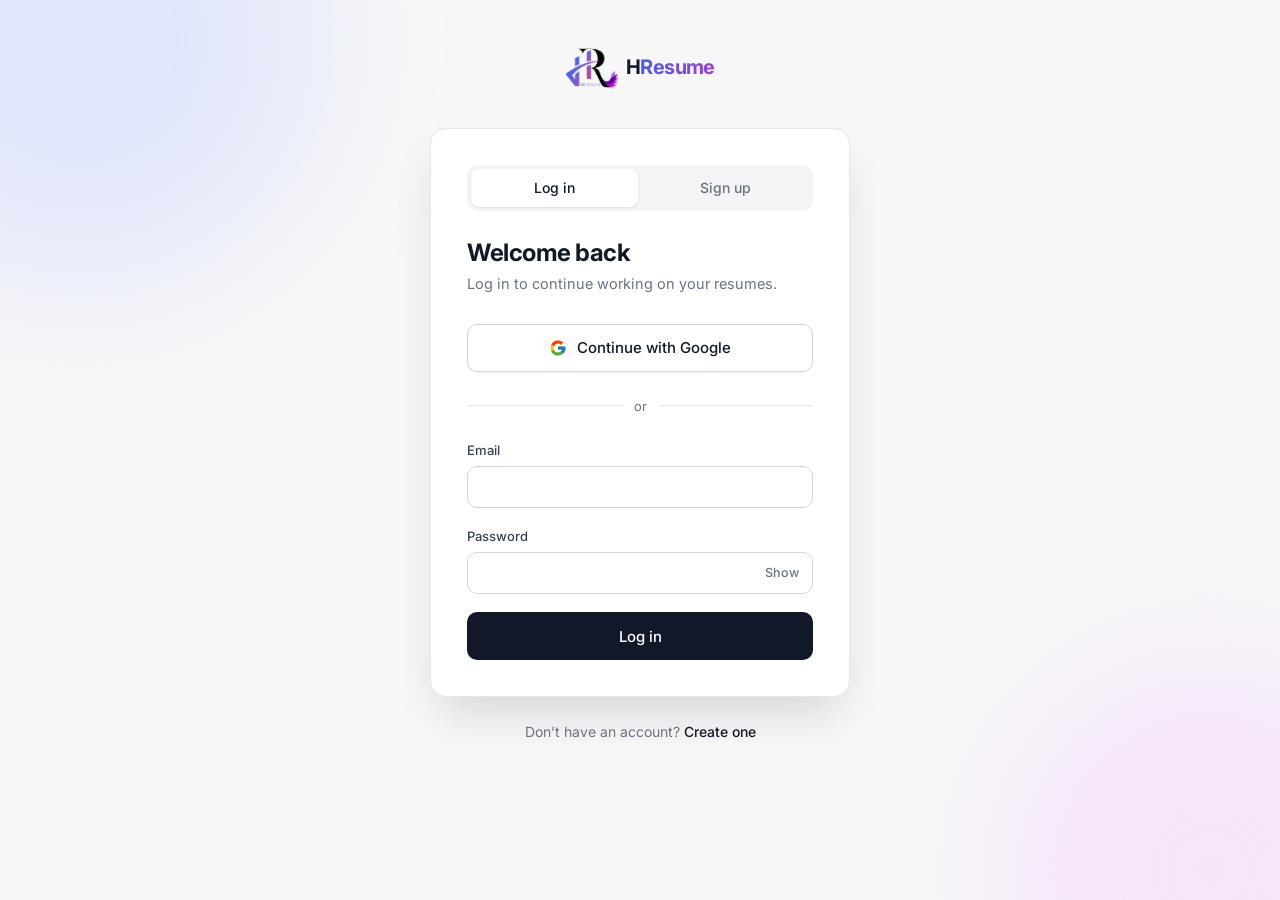
<file: dashboard.html>
<!doctype html>
<html lang="en">
<head>
  <meta charset="utf-8">
  <meta name="viewport" content="width=device-width, initial-scale=1">
  <link rel="icon" href="images/logos/favicon.ico" sizes="any">
  <link rel="icon" type="image/png" sizes="32x32" href="images/logos/favicon-32x32.png">
  <link rel="icon" type="image/png" sizes="16x16" href="images/logos/favicon-16x16.png">
  <link rel="apple-touch-icon" href="images/logos/apple-touch-icon.png">
  <link rel="manifest" href="site.webmanifest">
  <meta name="theme-color" content="#ffffff">
  <title>Dashboard — HResume</title>
  <link rel="preconnect" href="https://fonts.googleapis.com">
  <link rel="preconnect" href="https://fonts.gstatic.com" crossorigin>
  <link href="https://fonts.googleapis.com/css2?family=Inter:wght@400;500;600;700&display=swap" rel="stylesheet">
  <link rel="stylesheet" href="css/style.css">
  <link rel="stylesheet" href="css/resume.css">
  <script src="js/store.js"></script>
  <script>CVM.Auth.requireUser();</script>
</head>
<body data-page="dashboard">
  <header class="app-header">
    <div class="container app-header-inner">
      <a href="dashboard.html" class="logo"><span class="logo-mark"><img src="images/logos/logo.webp" alt=""></span>H<span>Resume</span></a>
      <nav class="app-nav">
        <a href="dashboard.html" data-nav="dashboard">Dashboard</a>
        <a href="resumes.html" data-nav="resumes">Resumes</a>
      </nav>
      <div class="user-menu" id="userMenu">
        <button type="button" class="user-menu-button" id="userMenuButton" aria-haspopup="menu" aria-expanded="false" aria-controls="userMenuList">
          <span class="avatar" data-user-initials></span>
          <span class="user-menu-name" data-user-name></span>
        </button>
        <div class="user-menu-list" id="userMenuList" role="menu" hidden>
          <div class="user-menu-head">
            <strong data-user-name></strong>
            <span data-user-email></span>
          </div>
          <a href="account.html" role="menuitem" data-nav="account">Account</a>
          <button type="button" role="menuitem" data-action="logout">Log out</button>
        </div>
      </div>
    </div>
  </header>

  <main class="container page">
    <div class="page-head">
      <div>
        <h1 id="greeting">Welcome</h1>
        <p class="muted">Pick up where you left off, or start something new.</p>
      </div>
      <button class="btn btn-primary" data-action="create">New resume</button>
    </div>

    <div class="stats">
      <div class="card stat">
        <span class="stat-label">Resumes</span>
        <span class="stat-value" id="statTotal">0</span>
      </div>
      <div class="card stat">
        <span class="stat-label">Last edited</span>
        <span class="stat-value" id="statLast">—</span>
      </div>
      <div class="card stat">
        <span class="stat-label">Latest resume completeness</span>
        <span class="stat-value" id="statComplete">—</span>
        <div class="progress"><span id="statCompleteBar" style="width:0"></span></div>
      </div>
    </div>

    <div class="section-title">
      <h2>Recent resumes</h2>
      <a href="resumes.html" id="viewAll" hidden>View all</a>
    </div>

    <div class="resume-grid" id="recentGrid"></div>

    <div class="card empty" id="emptyState" hidden>
      <h2>No resumes yet</h2>
      <p class="muted">Create your first resume. It only takes a few minutes.</p>
      <button class="btn btn-primary" data-action="create">Create resume</button>
    </div>
  </main>

  <script src="js/render.js"></script>
  <script src="js/app.js"></script>
  <script src="js/dashboard.js"></script>
</body>
</html>
</file>
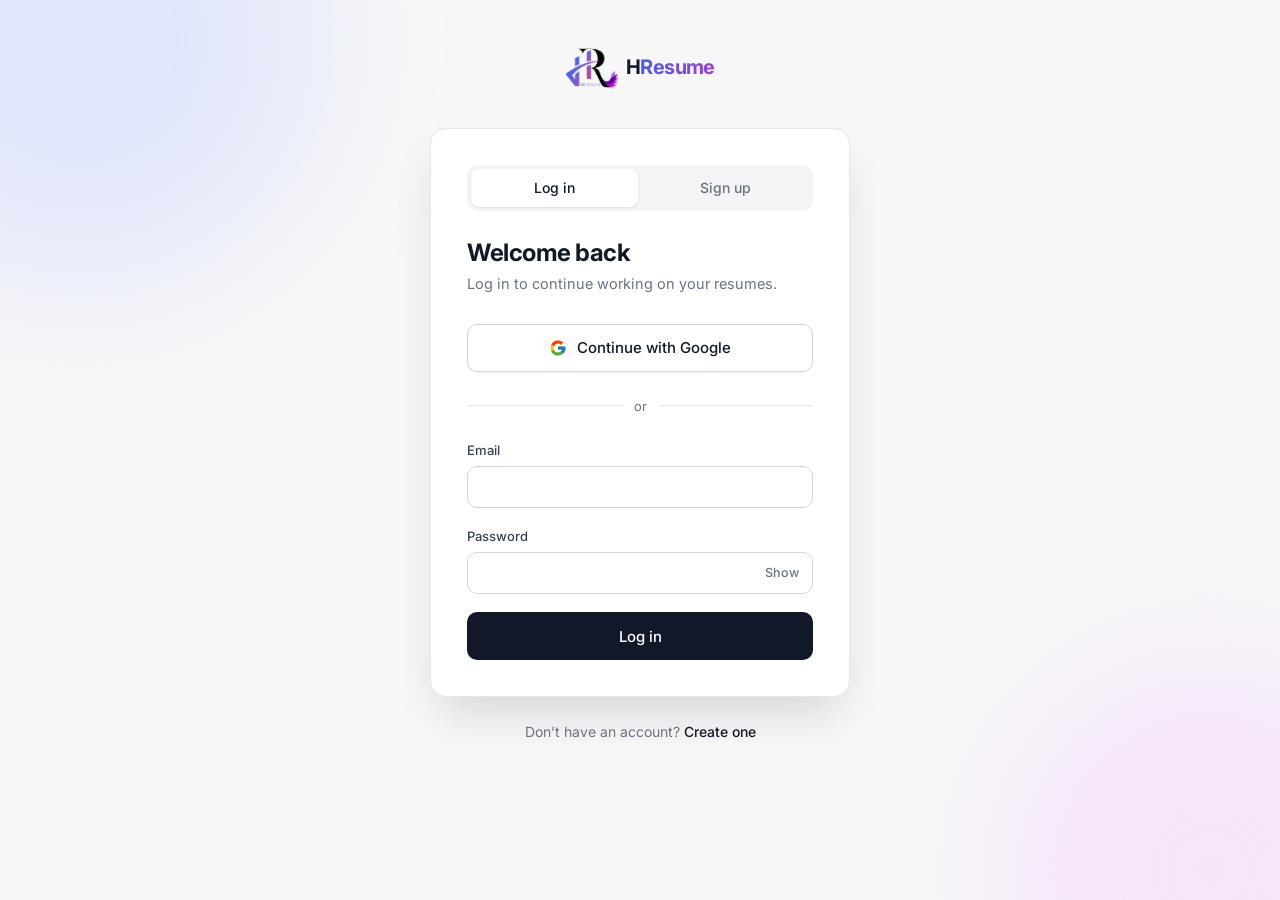
<file: editor.html>
<!doctype html>
<html lang="en">
<head>
  <meta charset="utf-8">
  <meta name="viewport" content="width=device-width, initial-scale=1">
  <link rel="icon" href="images/logos/favicon.ico" sizes="any">
  <link rel="icon" type="image/png" sizes="32x32" href="images/logos/favicon-32x32.png">
  <link rel="icon" type="image/png" sizes="16x16" href="images/logos/favicon-16x16.png">
  <link rel="apple-touch-icon" href="images/logos/apple-touch-icon.png">
  <link rel="manifest" href="site.webmanifest">
  <meta name="theme-color" content="#ffffff">
  <title>Editor — HResume</title>
  <link rel="preconnect" href="https://fonts.googleapis.com">
  <link rel="preconnect" href="https://fonts.gstatic.com" crossorigin>
  <link href="https://fonts.googleapis.com/css2?family=Inter:wght@400;500;600;700&display=swap" rel="stylesheet">
  <link rel="stylesheet" href="css/style.css">
  <link rel="stylesheet" href="css/resume.css?v=canadian">
  <script src="js/store.js"></script>
  <script>CVM.Auth.requireUser();</script>
</head>
<body class="editor-body">
  <header class="editor-topbar">
    <a href="resumes.html" class="btn btn-ghost btn-sm">Back</a>
    <input class="title-input" id="titleInput" aria-label="Resume name" autocomplete="off">
    <span class="save-status" id="saveStatus">Saved</span>
    <div class="spacer"></div>
    <button class="btn btn-secondary btn-sm mobile-only" id="togglePreview">Preview</button>
    <button class="btn btn-primary btn-sm" id="downloadBtn">Download PDF</button>
  </header>

  <div class="editor">
    <aside class="editor-panel">
      <nav class="tabs" role="tablist">
        <button class="tab" role="tab" data-tab="details">Details</button>
        <button class="tab" role="tab" data-tab="experience">Experience</button>
        <button class="tab" role="tab" data-tab="education">Education</button>
        <button class="tab" role="tab" data-tab="skills">Skills</button>
        <button class="tab" role="tab" data-tab="extras">Extras</button>
        <button class="tab" role="tab" data-tab="design">Design</button>
      </nav>

      <div class="panel-scroll" id="panelScroll">
        <!-- Details -->
        <section class="panel" data-panel="details">
          <h2>Personal details</h2>
          <p>How employers will contact you.</p>
          <div class="form">
            <div class="photo-field">
              <div class="photo-preview" id="photoPreview"></div>
              <div>
                <span class="label">Photo</span>
                <p class="field-hint">Shown on templates with a photo (Professional, Creative, Fresh, Signature, Vivid, Spark, Studio).</p>
                <div class="photo-actions">
                  <label class="btn btn-secondary btn-sm">
                    <span id="photoButtonLabel">Upload photo</span>
                    <input type="file" id="photoInput" accept="image/png, image/jpeg, image/webp" hidden>
                  </label>
                  <button type="button" class="btn btn-ghost btn-sm" id="photoRemove" hidden>Remove</button>
                </div>
              </div>
            </div>
            <div class="grid-2">
              <div class="field">
                <label for="fullName">Full name</label>
                <input id="fullName" data-bind="personal.fullName">
              </div>
              <div class="field">
                <label for="jobTitle">Job title</label>
                <input id="jobTitle" data-bind="personal.jobTitle" placeholder="e.g. Marketing Manager">
              </div>
              <div class="field">
                <label for="pEmail">Email</label>
                <input id="pEmail" type="email" data-bind="personal.email">
              </div>
              <div class="field">
                <label for="phone">Phone</label>
                <input id="phone" type="tel" data-bind="personal.phone">
              </div>
              <div class="field">
                <label for="location">Location</label>
                <input id="location" data-bind="personal.location" placeholder="City, Country">
              </div>
              <div class="field">
                <label for="website">Website</label>
                <input id="website" data-bind="personal.website">
              </div>
            </div>
            <div class="field">
              <label for="summary">Professional summary</label>
              <textarea id="summary" data-bind="summary" rows="5" placeholder="Two or three sentences about your experience and what you are looking for."></textarea>
            </div>
          </div>

          <div class="panel-group">
            <h3>Social links</h3>
            <p>LinkedIn, GitHub, portfolio or other profiles.</p>
            <div class="entries" data-list="socials"></div>
            <button class="btn btn-secondary btn-block" data-add="socials">Add link</button>
          </div>
        </section>

        <!-- Experience -->
        <section class="panel" data-panel="experience" hidden>
          <h2>Experience</h2>
          <p>Start with your most recent position. Put each achievement on its own line.</p>
          <div class="entries" data-list="experience"></div>
          <button class="btn btn-secondary btn-block" data-add="experience">Add position</button>
        </section>

        <!-- Education -->
        <section class="panel" data-panel="education" hidden>
          <h2>Education</h2>
          <p>Degrees, diplomas and relevant courses.</p>
          <div class="entries" data-list="education"></div>
          <button class="btn btn-secondary btn-block" data-add="education">Add education</button>
        </section>

        <!-- Skills -->
        <section class="panel" data-panel="skills" hidden>
          <h2>Skills</h2>
          <p>Press Enter after each item.</p>
          <div class="form">
            <div class="field">
              <span class="label">Skills</span>
              <div class="tag-input" data-tags="skills">
                <input type="text" placeholder="e.g. Project management, or Figma 4/5" aria-label="Add a skill">
              </div>
            </div>
            <div class="field">
              <span class="label">Languages</span>
              <div class="tag-input" data-tags="languages">
                <input type="text" placeholder="e.g. French — Fluent, or French 8/10" aria-label="Add a language">
              </div>
            </div>
          </div>
        </section>

        <!-- Extras -->
        <section class="panel" data-panel="extras" hidden>
          <h2>Extras</h2>
          <p>Optional sections. Anything left empty is not shown on your resume.</p>

          <div class="panel-group">
            <h3>Projects</h3>
            <div class="entries" data-list="projects"></div>
            <button class="btn btn-secondary btn-block" data-add="projects">Add project</button>
          </div>

          <div class="panel-group">
            <h3>Certificates</h3>
            <div class="entries" data-list="certificates"></div>
            <button class="btn btn-secondary btn-block" data-add="certificates">Add certificate</button>
          </div>

          <div class="panel-group">
            <h3>Hobbies</h3>
            <div class="tag-input" data-tags="hobbies">
              <input type="text" placeholder="e.g. Photography" aria-label="Add a hobby">
            </div>
          </div>
        </section>

        <!-- Design -->
        <section class="panel" data-panel="design" hidden>
          <h2>Design</h2>
          <p>Change the look at any time. Your content stays the same.</p>
          <div class="design-group">
            <span class="label">Template</span>
            <div class="template-picker" id="templatePicker"></div>
          </div>
          <div class="design-group">
            <span class="label">Accent color</span>
            <div class="swatches" id="swatches"></div>
          </div>
        </section>
      </div>

      <div class="panel-footer">
        <button class="btn btn-ghost btn-sm" id="prevTab">Previous</button>
        <button class="btn btn-secondary btn-sm" id="nextTab">Next</button>
      </div>
    </aside>

    <section class="editor-preview" id="previewPane">
      <div class="page-notice" id="pageNotice" hidden>
        <span id="pageCount"></span>
        <button type="button" class="btn btn-secondary btn-sm" id="pageBreaksButton" aria-expanded="false" aria-controls="pageBreaksMenu">Page breaks</button>
        <div class="page-breaks-menu" id="pageBreaksMenu" hidden>
          <p>Start a section on a new page</p>
          <div class="page-breaks-list" id="pageBreaksList"></div>
        </div>
      </div>
      <div class="preview-frame" id="previewFrame"></div>
    </section>
  </div>

  <script src="js/render.js?v=canadian"></script>
  <script src="js/editor.js"></script>
</body>
</html>
</file>
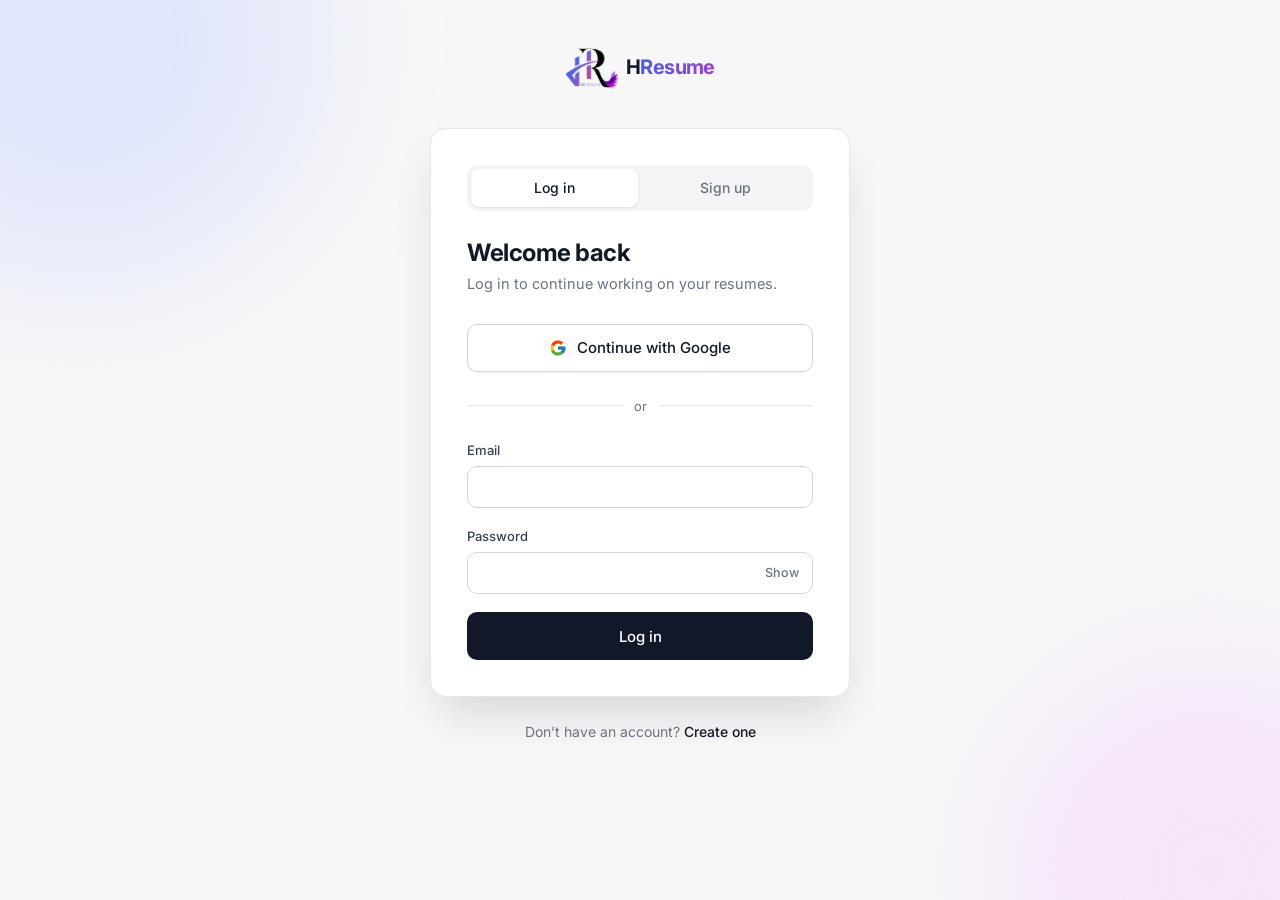
<file: login.html>
<!doctype html>
<html lang="en">
<head>
  <meta charset="utf-8">
  <meta name="viewport" content="width=device-width, initial-scale=1">
  <link rel="icon" href="images/logos/favicon.ico" sizes="any">
  <link rel="icon" type="image/png" sizes="32x32" href="images/logos/favicon-32x32.png">
  <link rel="icon" type="image/png" sizes="16x16" href="images/logos/favicon-16x16.png">
  <link rel="apple-touch-icon" href="images/logos/apple-touch-icon.png">
  <link rel="manifest" href="site.webmanifest">
  <meta name="theme-color" content="#ffffff">
  <title>Log in — HResume</title>
  <link rel="preconnect" href="https://fonts.googleapis.com">
  <link rel="preconnect" href="https://fonts.gstatic.com" crossorigin>
  <link href="https://fonts.googleapis.com/css2?family=Inter:wght@400;500;600;700&display=swap" rel="stylesheet">
  <link rel="stylesheet" href="css/style.css">
  <script src="js/config.js"></script>
  <script src="js/store.js"></script>
  <script src="js/motion.js"></script>
  <script>CVM.Auth.redirectIfSignedIn();</script>
</head>
<body>
  <main class="auth">
    <a href="index.html" class="logo"><span class="logo-mark"><img src="images/logos/logo.webp" alt=""></span>H<span>Resume</span></a>

    <div class="auth-card">
      <nav class="auth-tabs" aria-label="Account">
        <a href="login.html" class="is-active" aria-current="page">Log in</a>
        <a href="register.html">Sign up</a>
      </nav>

      <h1>Welcome back</h1>
      <p class="muted">Log in to continue working on your resumes.</p>

      <button type="button" class="btn btn-secondary btn-block btn-lg btn-google" data-google-signin>
        <svg viewBox="0 0 48 48" width="18" height="18" aria-hidden="true"><path fill="#FFC107" d="M43.6 20.5H42V20H24v8h11.3C33.7 32.7 29.2 36 24 36c-6.6 0-12-5.4-12-12s5.4-12 12-12c3.1 0 5.8 1.2 7.9 3.1l5.7-5.7C34 6.1 29.3 4 24 4 12.9 4 4 12.9 4 24s8.9 20 20 20 20-8.9 20-20c0-1.3-.1-2.4-.4-3.5z"/><path fill="#FF3D00" d="m6.3 14.7 6.6 4.8C14.7 15.1 19 12 24 12c3.1 0 5.8 1.2 7.9 3.1l5.7-5.7C34 6.1 29.3 4 24 4 16.3 4 9.7 8.3 6.3 14.7z"/><path fill="#4CAF50" d="M24 44c5.2 0 9.9-2 13.4-5.2l-6.2-5.2C29.2 35.1 26.7 36 24 36c-5.2 0-9.6-3.3-11.3-8l-6.5 5C9.5 39.6 16.2 44 24 44z"/><path fill="#1976D2" d="M43.6 20.5H42V20H24v8h11.3c-.8 2.2-2.2 4.2-4.1 5.6l6.2 5.2C37 39.2 44 34 44 24c0-1.3-.1-2.4-.4-3.5z"/></svg>
        Continue with Google
      </button>
      <p class="form-error" data-google-error hidden></p>
      <div class="auth-divider"><span>or</span></div>

      <form id="loginForm" class="form" novalidate>
        <div class="field">
          <label for="email">Email</label>
          <input id="email" name="email" type="email" autocomplete="email" required>
        </div>
        <div class="field">
          <label for="password">Password</label>
          <div class="input-wrap">
            <input id="password" name="password" type="password" autocomplete="current-password" required>
            <button type="button" class="input-action" data-toggle-password>Show</button>
          </div>
        </div>
        <p class="form-error" data-form-error hidden></p>
        <button type="submit" class="btn btn-primary btn-block btn-lg">Log in</button>
      </form>
    </div>

    <p class="auth-switch">Don’t have an account? <a href="register.html">Create one</a></p>
  </main>

  <script src="js/auth.js"></script>
</body>
</html>
</file>
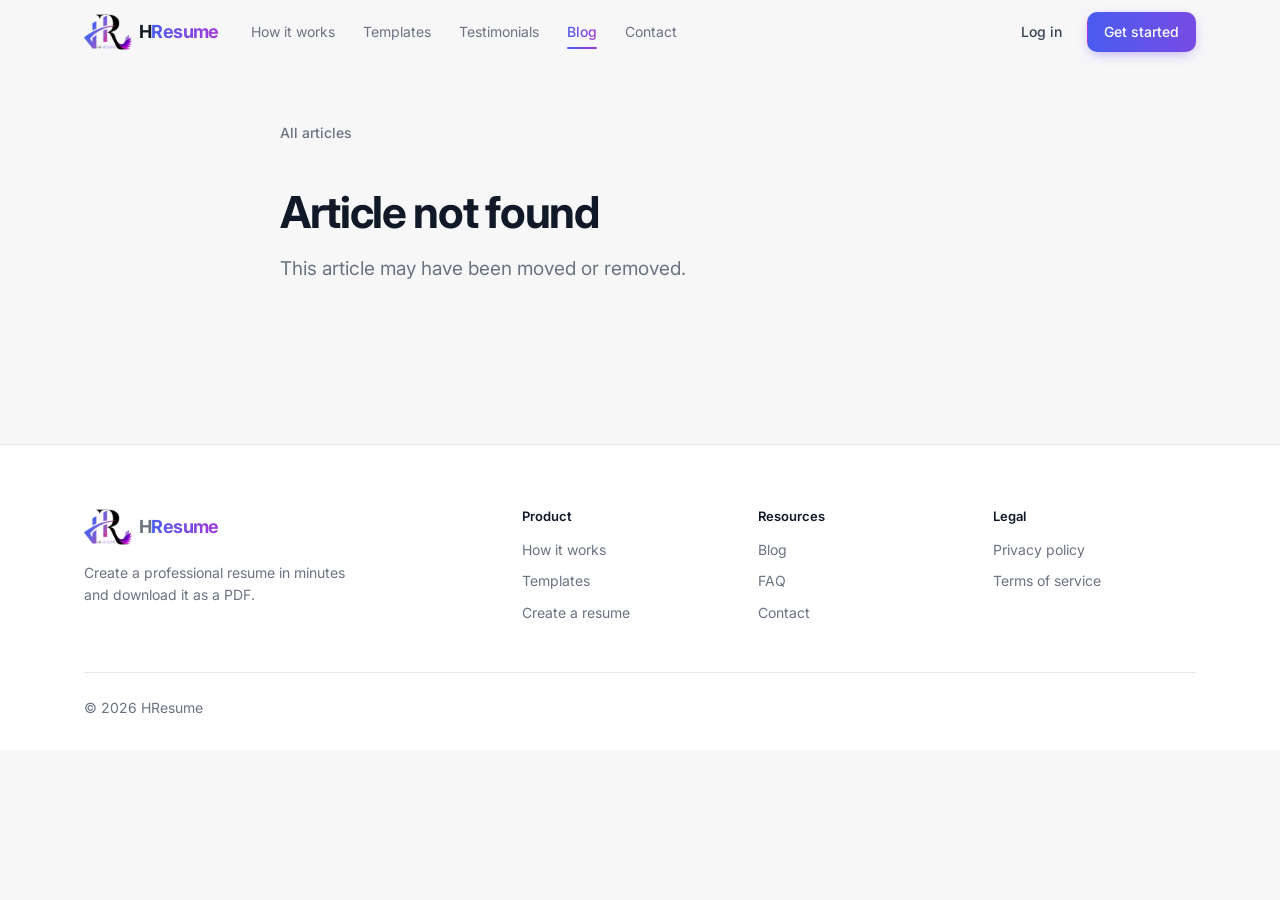
<file: post.html>
<!doctype html>
<html lang="en">
<head>
  <meta charset="utf-8">
  <meta name="viewport" content="width=device-width, initial-scale=1">
  <link rel="icon" href="images/logos/favicon.ico" sizes="any">
  <link rel="icon" type="image/png" sizes="32x32" href="images/logos/favicon-32x32.png">
  <link rel="icon" type="image/png" sizes="16x16" href="images/logos/favicon-16x16.png">
  <link rel="apple-touch-icon" href="images/logos/apple-touch-icon.png">
  <link rel="manifest" href="site.webmanifest">
  <meta name="theme-color" content="#ffffff">
  <title>Blog — HResume</title>
  <link rel="preconnect" href="https://fonts.googleapis.com">
  <link rel="preconnect" href="https://fonts.gstatic.com" crossorigin>
  <link href="https://fonts.googleapis.com/css2?family=Inter:wght@400;500;600;700&display=swap" rel="stylesheet">
  <link rel="stylesheet" href="css/style.css">
  <link rel="stylesheet" href="css/resume.css">
  <script src="js/store.js"></script>
  <script src="js/motion.js"></script>
</head>
<body data-page="post">
  <script src="js/site.js"></script>

  <main class="article-page">
    <div class="container">
      <article class="article" id="article"></article>
      <div class="more-posts" id="morePosts"></div>
    </div>
  </main>

  <script src="js/render.js"></script>
  <script src="js/blog.js"></script>
</body>
</html>
</file>
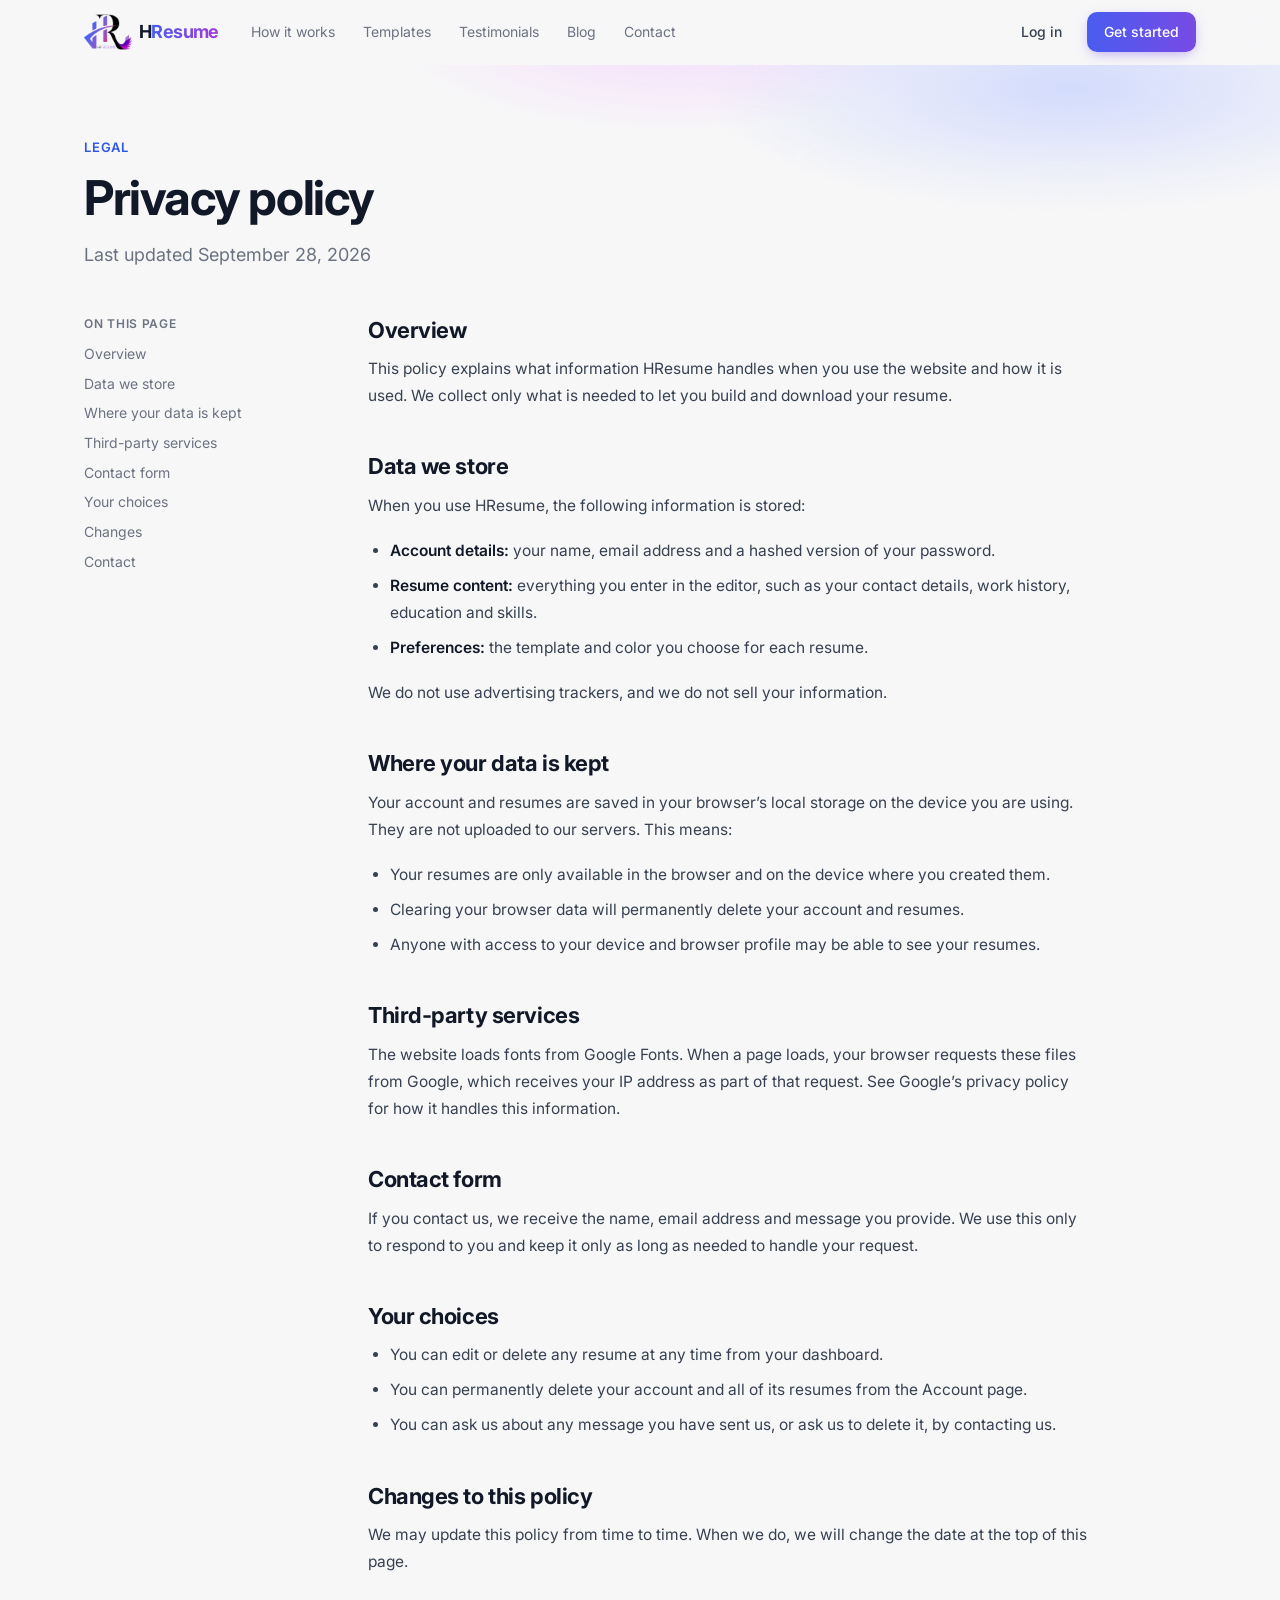
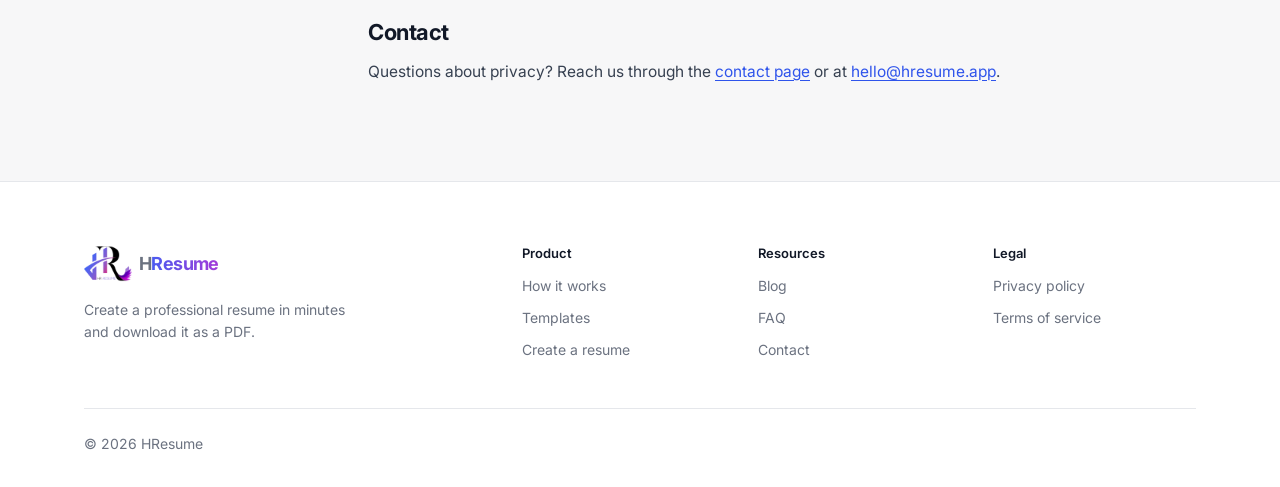
<file: privacy.html>
<!doctype html>
<html lang="en">
<head>
  <meta charset="utf-8">
  <meta name="viewport" content="width=device-width, initial-scale=1">
  <link rel="icon" href="images/logos/favicon.ico" sizes="any">
  <link rel="icon" type="image/png" sizes="32x32" href="images/logos/favicon-32x32.png">
  <link rel="icon" type="image/png" sizes="16x16" href="images/logos/favicon-16x16.png">
  <link rel="apple-touch-icon" href="images/logos/apple-touch-icon.png">
  <link rel="manifest" href="site.webmanifest">
  <meta name="theme-color" content="#ffffff">
  <title>Privacy policy — HResume</title>
  <link rel="preconnect" href="https://fonts.googleapis.com">
  <link rel="preconnect" href="https://fonts.gstatic.com" crossorigin>
  <link href="https://fonts.googleapis.com/css2?family=Inter:wght@400;500;600;700&display=swap" rel="stylesheet">
  <link rel="stylesheet" href="css/style.css">
  <script src="js/store.js"></script>
  <script src="js/motion.js"></script>
</head>
<body data-page="privacy">
  <script src="js/site.js"></script>

  <main>
    <section class="page-hero">
      <div class="container">
        <p class="eyebrow">Legal</p>
        <h1>Privacy policy</h1>
        <p>Last updated September 28, 2026</p>
      </div>
    </section>

    <section class="content-section">
      <div class="container legal">
        <nav class="legal-toc" aria-label="On this page">
          <h2>On this page</h2>
          <ol>
            <li><a href="#overview">Overview</a></li>
            <li><a href="#data-we-store">Data we store</a></li>
            <li><a href="#where">Where your data is kept</a></li>
            <li><a href="#third-parties">Third-party services</a></li>
            <li><a href="#contact-form">Contact form</a></li>
            <li><a href="#your-rights">Your choices</a></li>
            <li><a href="#changes">Changes</a></li>
            <li><a href="#contact">Contact</a></li>
          </ol>
        </nav>

        <div class="prose">
          <h2 id="overview">Overview</h2>
          <p>This policy explains what information HResume handles when you use the website and how it is used. We collect only what is needed to let you build and download your resume.</p>

          <h2 id="data-we-store">Data we store</h2>
          <p>When you use HResume, the following information is stored:</p>
          <ul>
            <li><strong>Account details:</strong> your name, email address and a hashed version of your password.</li>
            <li><strong>Resume content:</strong> everything you enter in the editor, such as your contact details, work history, education and skills.</li>
            <li><strong>Preferences:</strong> the template and color you choose for each resume.</li>
          </ul>
          <p>We do not use advertising trackers, and we do not sell your information.</p>

          <h2 id="where">Where your data is kept</h2>
          <p>Your account and resumes are saved in your browser’s local storage on the device you are using. They are not uploaded to our servers. This means:</p>
          <ul>
            <li>Your resumes are only available in the browser and on the device where you created them.</li>
            <li>Clearing your browser data will permanently delete your account and resumes.</li>
            <li>Anyone with access to your device and browser profile may be able to see your resumes.</li>
          </ul>

          <h2 id="third-parties">Third-party services</h2>
          <p>The website loads fonts from Google Fonts. When a page loads, your browser requests these files from Google, which receives your IP address as part of that request. See Google’s privacy policy for how it handles this information.</p>

          <h2 id="contact-form">Contact form</h2>
          <p>If you contact us, we receive the name, email address and message you provide. We use this only to respond to you and keep it only as long as needed to handle your request.</p>

          <h2 id="your-rights">Your choices</h2>
          <ul>
            <li>You can edit or delete any resume at any time from your dashboard.</li>
            <li>You can permanently delete your account and all of its resumes from the Account page.</li>
            <li>You can ask us about any message you have sent us, or ask us to delete it, by contacting us.</li>
          </ul>

          <h2 id="changes">Changes to this policy</h2>
          <p>We may update this policy from time to time. When we do, we will change the date at the top of this page.</p>

          <h2 id="contact">Contact</h2>
          <p>Questions about privacy? Reach us through the <a href="contact.html">contact page</a> or at <a href="mailto:hello@hresume.app">hello@hresume.app</a>.</p>
        </div>
      </div>
    </section>
  </main>
</body>
</html>
</file>
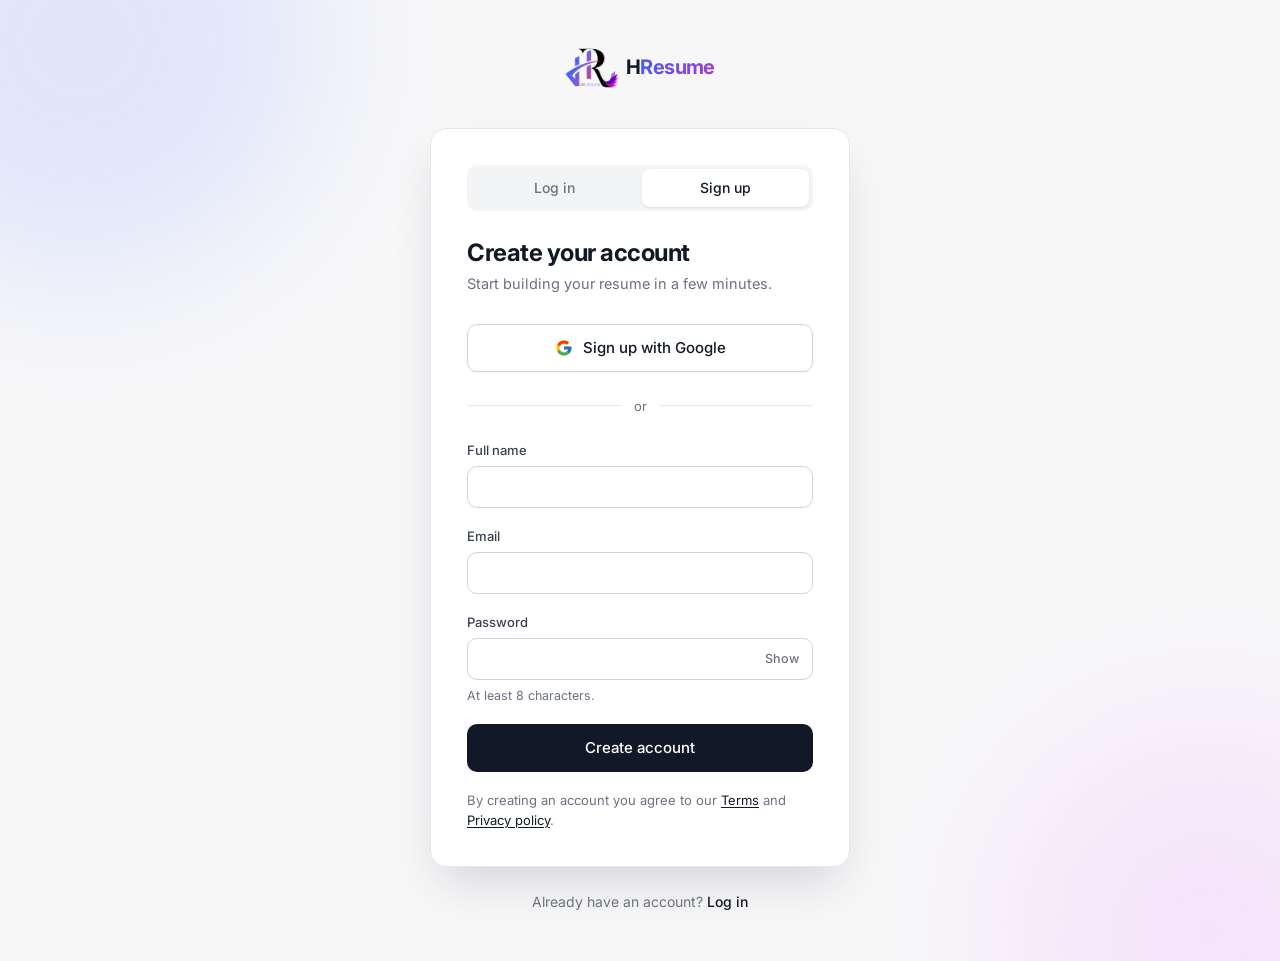
<file: register.html>
<!doctype html>
<html lang="en">
<head>
  <meta charset="utf-8">
  <meta name="viewport" content="width=device-width, initial-scale=1">
  <link rel="icon" href="images/logos/favicon.ico" sizes="any">
  <link rel="icon" type="image/png" sizes="32x32" href="images/logos/favicon-32x32.png">
  <link rel="icon" type="image/png" sizes="16x16" href="images/logos/favicon-16x16.png">
  <link rel="apple-touch-icon" href="images/logos/apple-touch-icon.png">
  <link rel="manifest" href="site.webmanifest">
  <meta name="theme-color" content="#ffffff">
  <title>Create account — HResume</title>
  <link rel="preconnect" href="https://fonts.googleapis.com">
  <link rel="preconnect" href="https://fonts.gstatic.com" crossorigin>
  <link href="https://fonts.googleapis.com/css2?family=Inter:wght@400;500;600;700&display=swap" rel="stylesheet">
  <link rel="stylesheet" href="css/style.css">
  <script src="js/config.js"></script>
  <script src="js/store.js"></script>
  <script src="js/motion.js"></script>
  <script>CVM.Auth.redirectIfSignedIn();</script>
</head>
<body>
  <main class="auth">
    <a href="index.html" class="logo"><span class="logo-mark"><img src="images/logos/logo.webp" alt=""></span>H<span>Resume</span></a>

    <div class="auth-card">
      <nav class="auth-tabs" aria-label="Account">
        <a href="login.html">Log in</a>
        <a href="register.html" class="is-active" aria-current="page">Sign up</a>
      </nav>

      <h1>Create your account</h1>
      <p class="muted">Start building your resume in a few minutes.</p>

      <button type="button" class="btn btn-secondary btn-block btn-lg btn-google" data-google-signin>
        <svg viewBox="0 0 48 48" width="18" height="18" aria-hidden="true"><path fill="#FFC107" d="M43.6 20.5H42V20H24v8h11.3C33.7 32.7 29.2 36 24 36c-6.6 0-12-5.4-12-12s5.4-12 12-12c3.1 0 5.8 1.2 7.9 3.1l5.7-5.7C34 6.1 29.3 4 24 4 12.9 4 4 12.9 4 24s8.9 20 20 20 20-8.9 20-20c0-1.3-.1-2.4-.4-3.5z"/><path fill="#FF3D00" d="m6.3 14.7 6.6 4.8C14.7 15.1 19 12 24 12c3.1 0 5.8 1.2 7.9 3.1l5.7-5.7C34 6.1 29.3 4 24 4 16.3 4 9.7 8.3 6.3 14.7z"/><path fill="#4CAF50" d="M24 44c5.2 0 9.9-2 13.4-5.2l-6.2-5.2C29.2 35.1 26.7 36 24 36c-5.2 0-9.6-3.3-11.3-8l-6.5 5C9.5 39.6 16.2 44 24 44z"/><path fill="#1976D2" d="M43.6 20.5H42V20H24v8h11.3c-.8 2.2-2.2 4.2-4.1 5.6l6.2 5.2C37 39.2 44 34 44 24c0-1.3-.1-2.4-.4-3.5z"/></svg>
        Sign up with Google
      </button>
      <p class="form-error" data-google-error hidden></p>
      <div class="auth-divider"><span>or</span></div>

      <form id="registerForm" class="form" novalidate>
        <div class="field">
          <label for="name">Full name</label>
          <input id="name" name="name" type="text" autocomplete="name" required>
        </div>
        <div class="field">
          <label for="email">Email</label>
          <input id="email" name="email" type="email" autocomplete="email" required>
        </div>
        <div class="field">
          <label for="password">Password</label>
          <div class="input-wrap">
            <input id="password" name="password" type="password" autocomplete="new-password" minlength="8" required>
            <button type="button" class="input-action" data-toggle-password>Show</button>
          </div>
          <span class="field-hint">At least 8 characters.</span>
        </div>
        <p class="form-error" data-form-error hidden></p>
        <button type="submit" class="btn btn-primary btn-block btn-lg">Create account</button>
        <p class="form-legal">By creating an account you agree to our <a href="terms.html">Terms</a> and <a href="privacy.html">Privacy policy</a>.</p>
      </form>
    </div>

    <p class="auth-switch">Already have an account? <a href="login.html">Log in</a></p>
  </main>

  <script src="js/auth.js"></script>
</body>
</html>
</file>
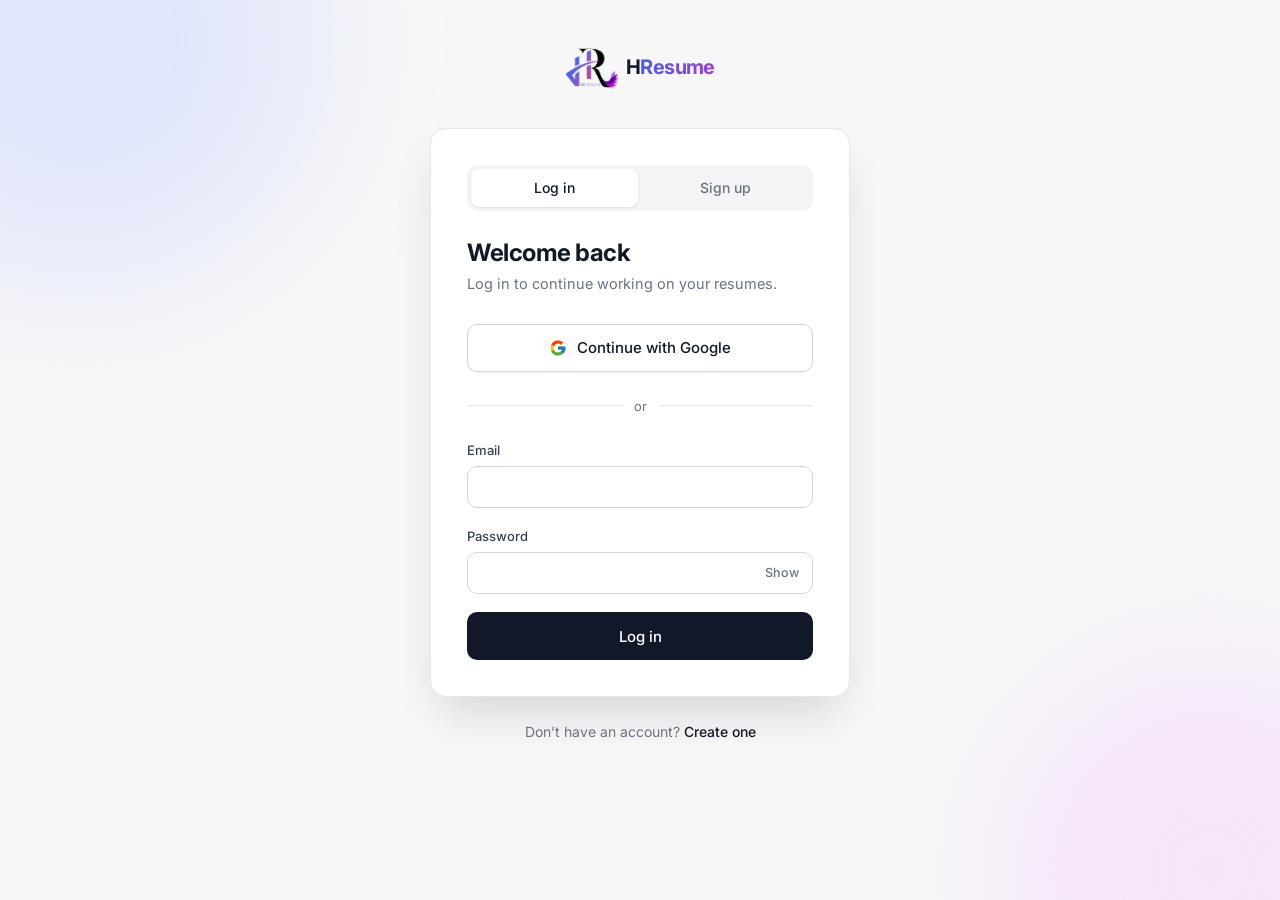
<file: resumes.html>
<!doctype html>
<html lang="en">
<head>
  <meta charset="utf-8">
  <meta name="viewport" content="width=device-width, initial-scale=1">
  <link rel="icon" href="images/logos/favicon.ico" sizes="any">
  <link rel="icon" type="image/png" sizes="32x32" href="images/logos/favicon-32x32.png">
  <link rel="icon" type="image/png" sizes="16x16" href="images/logos/favicon-16x16.png">
  <link rel="apple-touch-icon" href="images/logos/apple-touch-icon.png">
  <link rel="manifest" href="site.webmanifest">
  <meta name="theme-color" content="#ffffff">
  <title>Resumes — HResume</title>
  <link rel="preconnect" href="https://fonts.googleapis.com">
  <link rel="preconnect" href="https://fonts.gstatic.com" crossorigin>
  <link href="https://fonts.googleapis.com/css2?family=Inter:wght@400;500;600;700&display=swap" rel="stylesheet">
  <link rel="stylesheet" href="css/style.css">
  <link rel="stylesheet" href="css/resume.css">
  <script src="js/store.js"></script>
  <script>CVM.Auth.requireUser();</script>
</head>
<body data-page="resumes">
  <header class="app-header">
    <div class="container app-header-inner">
      <a href="dashboard.html" class="logo"><span class="logo-mark"><img src="images/logos/logo.webp" alt=""></span>H<span>Resume</span></a>
      <nav class="app-nav">
        <a href="dashboard.html" data-nav="dashboard">Dashboard</a>
        <a href="resumes.html" data-nav="resumes">Resumes</a>
      </nav>
      <div class="user-menu" id="userMenu">
        <button type="button" class="user-menu-button" id="userMenuButton" aria-haspopup="menu" aria-expanded="false" aria-controls="userMenuList">
          <span class="avatar" data-user-initials></span>
          <span class="user-menu-name" data-user-name></span>
        </button>
        <div class="user-menu-list" id="userMenuList" role="menu" hidden>
          <div class="user-menu-head">
            <strong data-user-name></strong>
            <span data-user-email></span>
          </div>
          <a href="account.html" role="menuitem" data-nav="account">Account</a>
          <button type="button" role="menuitem" data-action="logout">Log out</button>
        </div>
      </div>
    </div>
  </header>

  <main class="container page">
    <div class="page-head">
      <div>
        <h1>Resumes</h1>
        <p class="muted" id="countLabel"></p>
      </div>
      <button class="btn btn-primary" data-action="create">New resume</button>
    </div>

    <div class="toolbar" id="toolbar">
      <input type="search" class="input" id="search" placeholder="Search resumes" aria-label="Search resumes">
      <select class="input" id="sort" aria-label="Sort by">
        <option value="updated">Last edited</option>
        <option value="created">Date created</option>
        <option value="title">Name A–Z</option>
      </select>
    </div>

    <div class="resume-grid" id="resumeGrid"></div>

    <div class="card empty" id="emptyState" hidden>
      <h2>No resumes yet</h2>
      <p class="muted">Create your first resume. You can keep as many versions as you need.</p>
      <button class="btn btn-primary" data-action="create">Create resume</button>
    </div>

    <div class="empty" id="noResults" hidden>
      <h2>No matches</h2>
      <p class="muted">No resume matches your search.</p>
    </div>
  </main>

  <script src="js/render.js"></script>
  <script src="js/app.js"></script>
  <script src="js/resumes.js"></script>
</body>
</html>
</file>
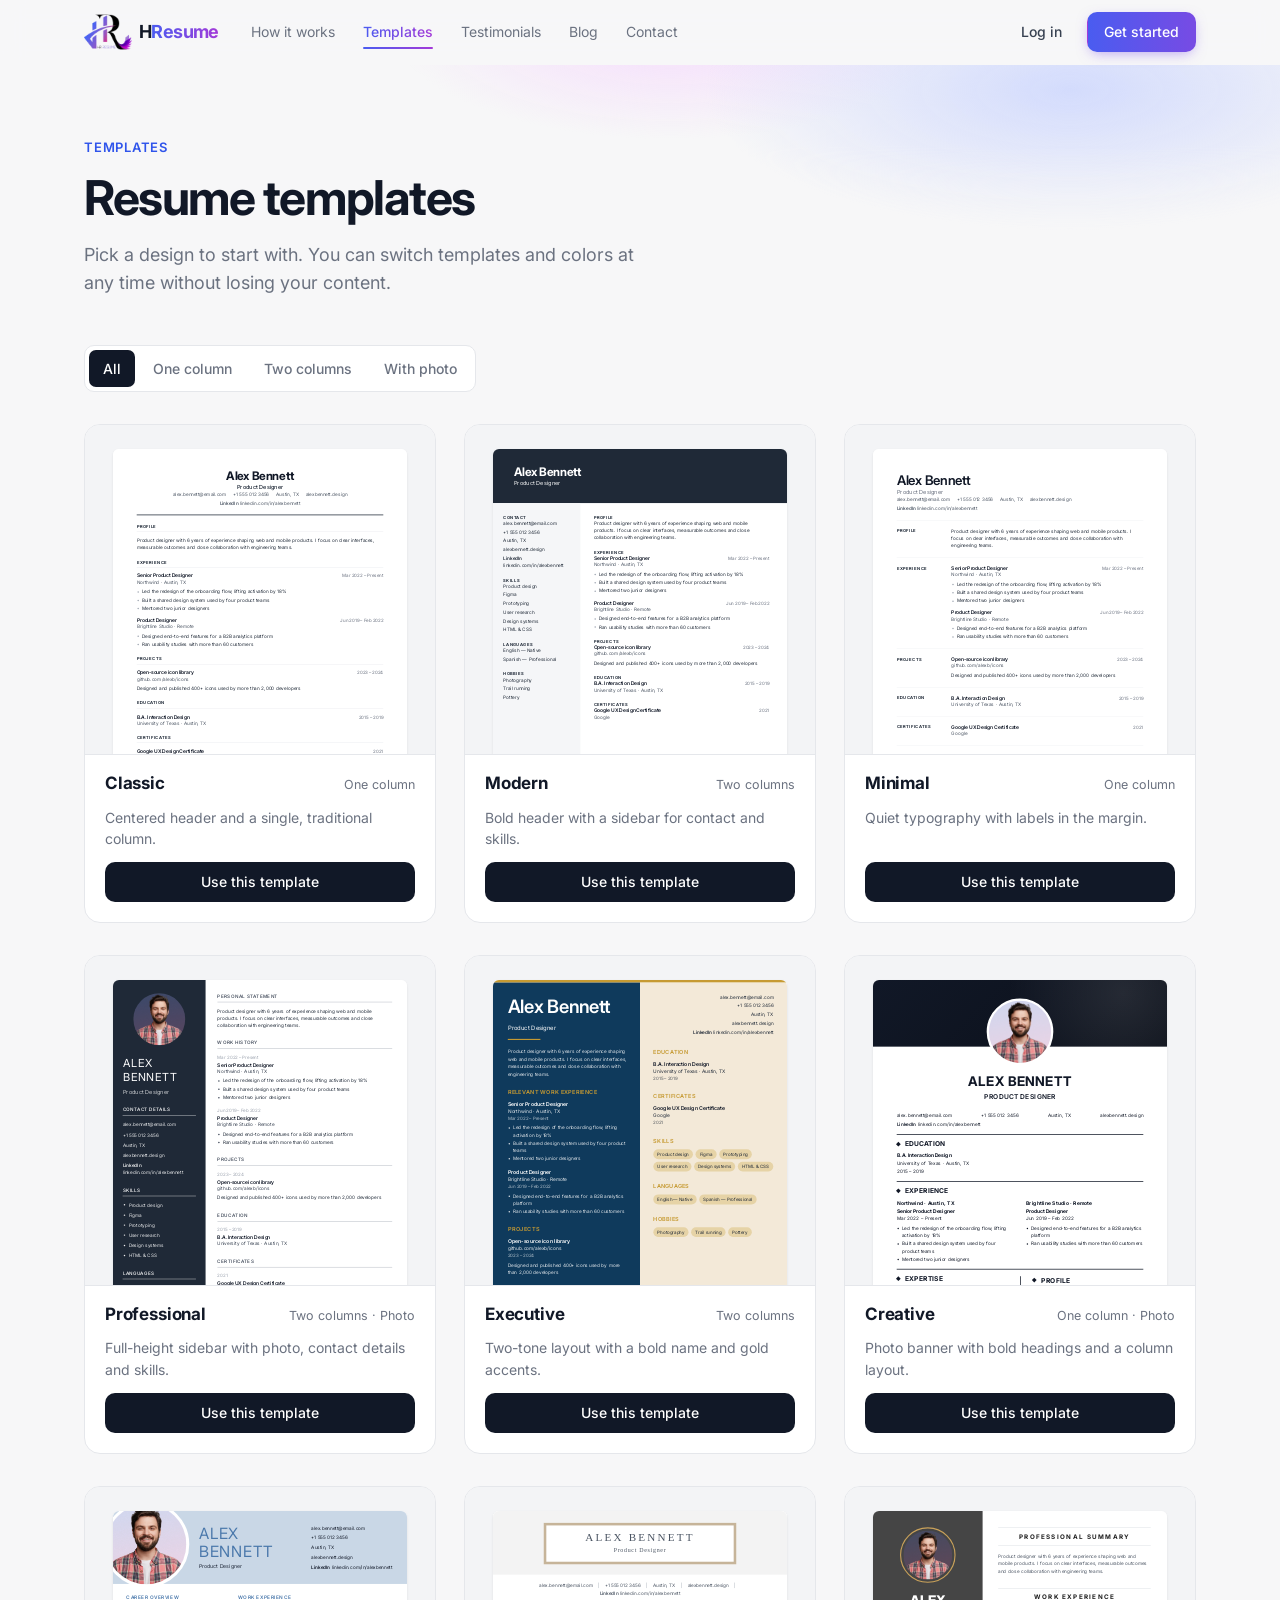
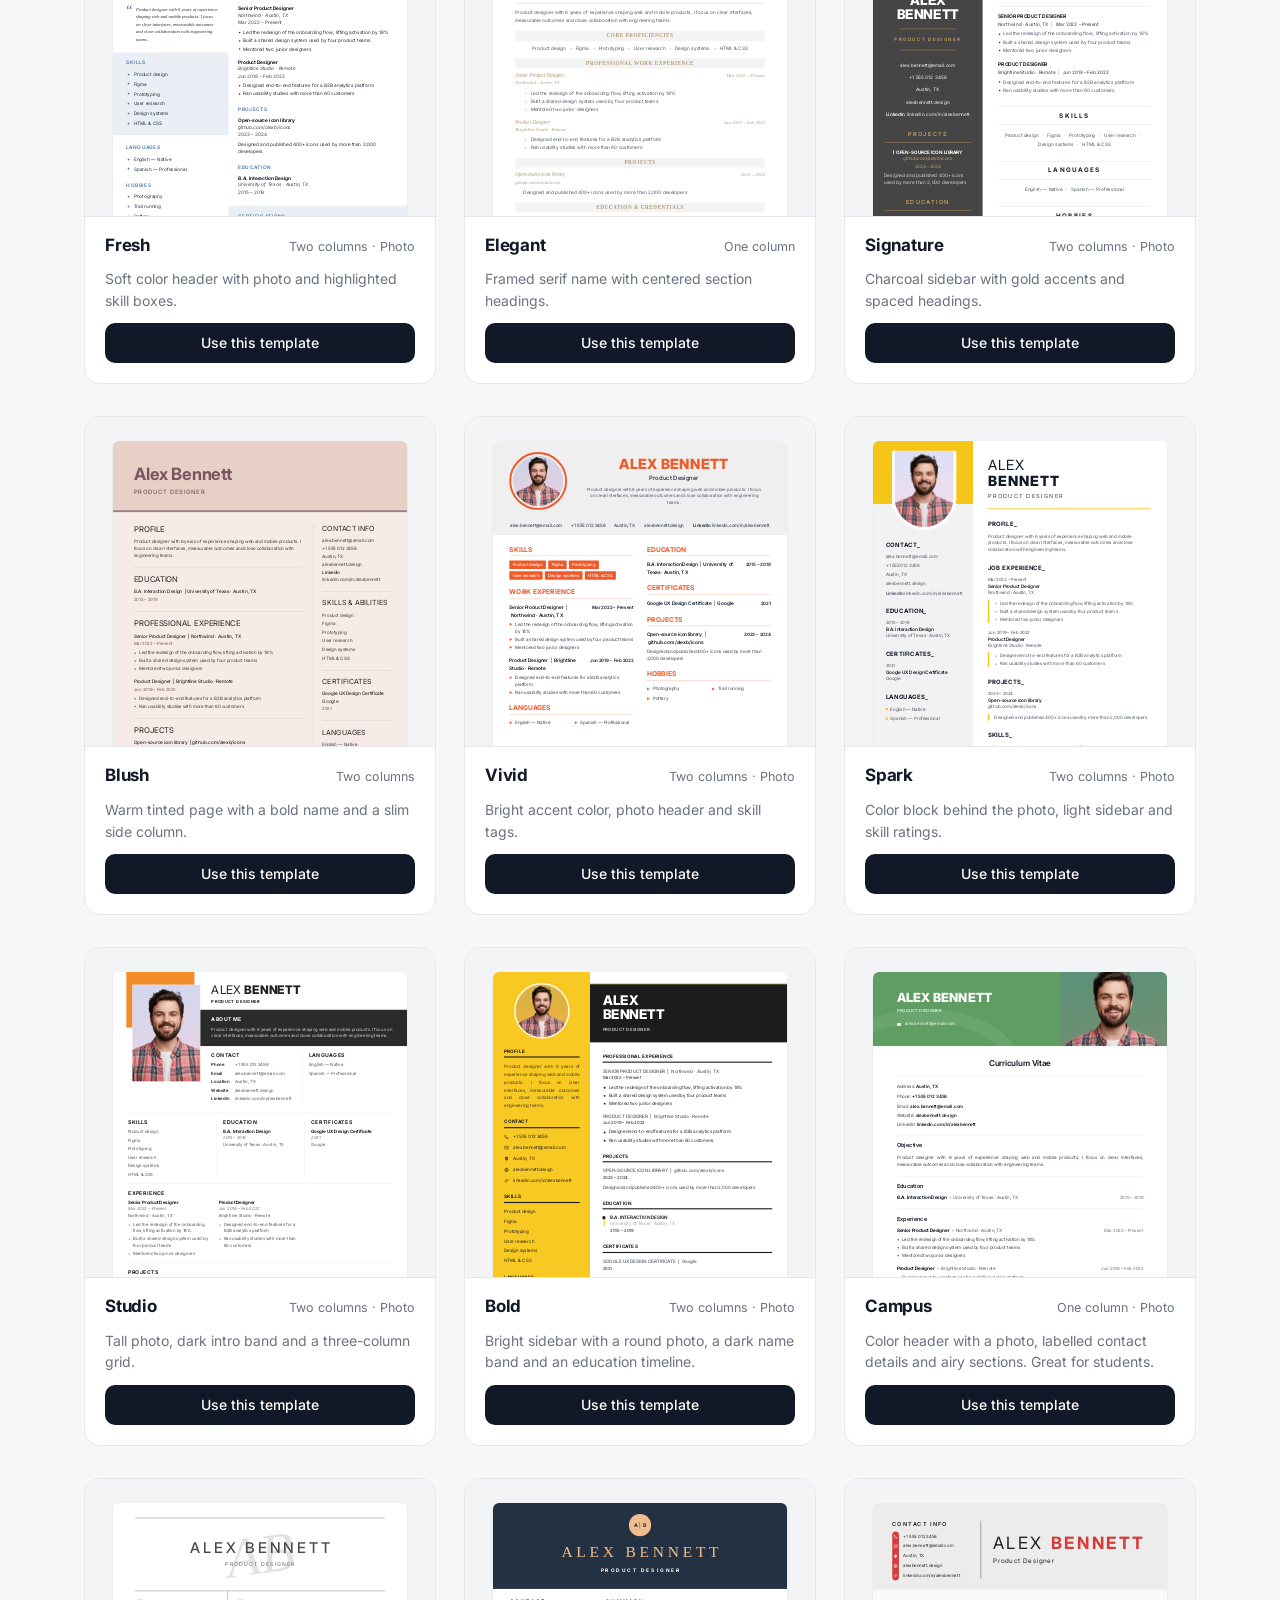
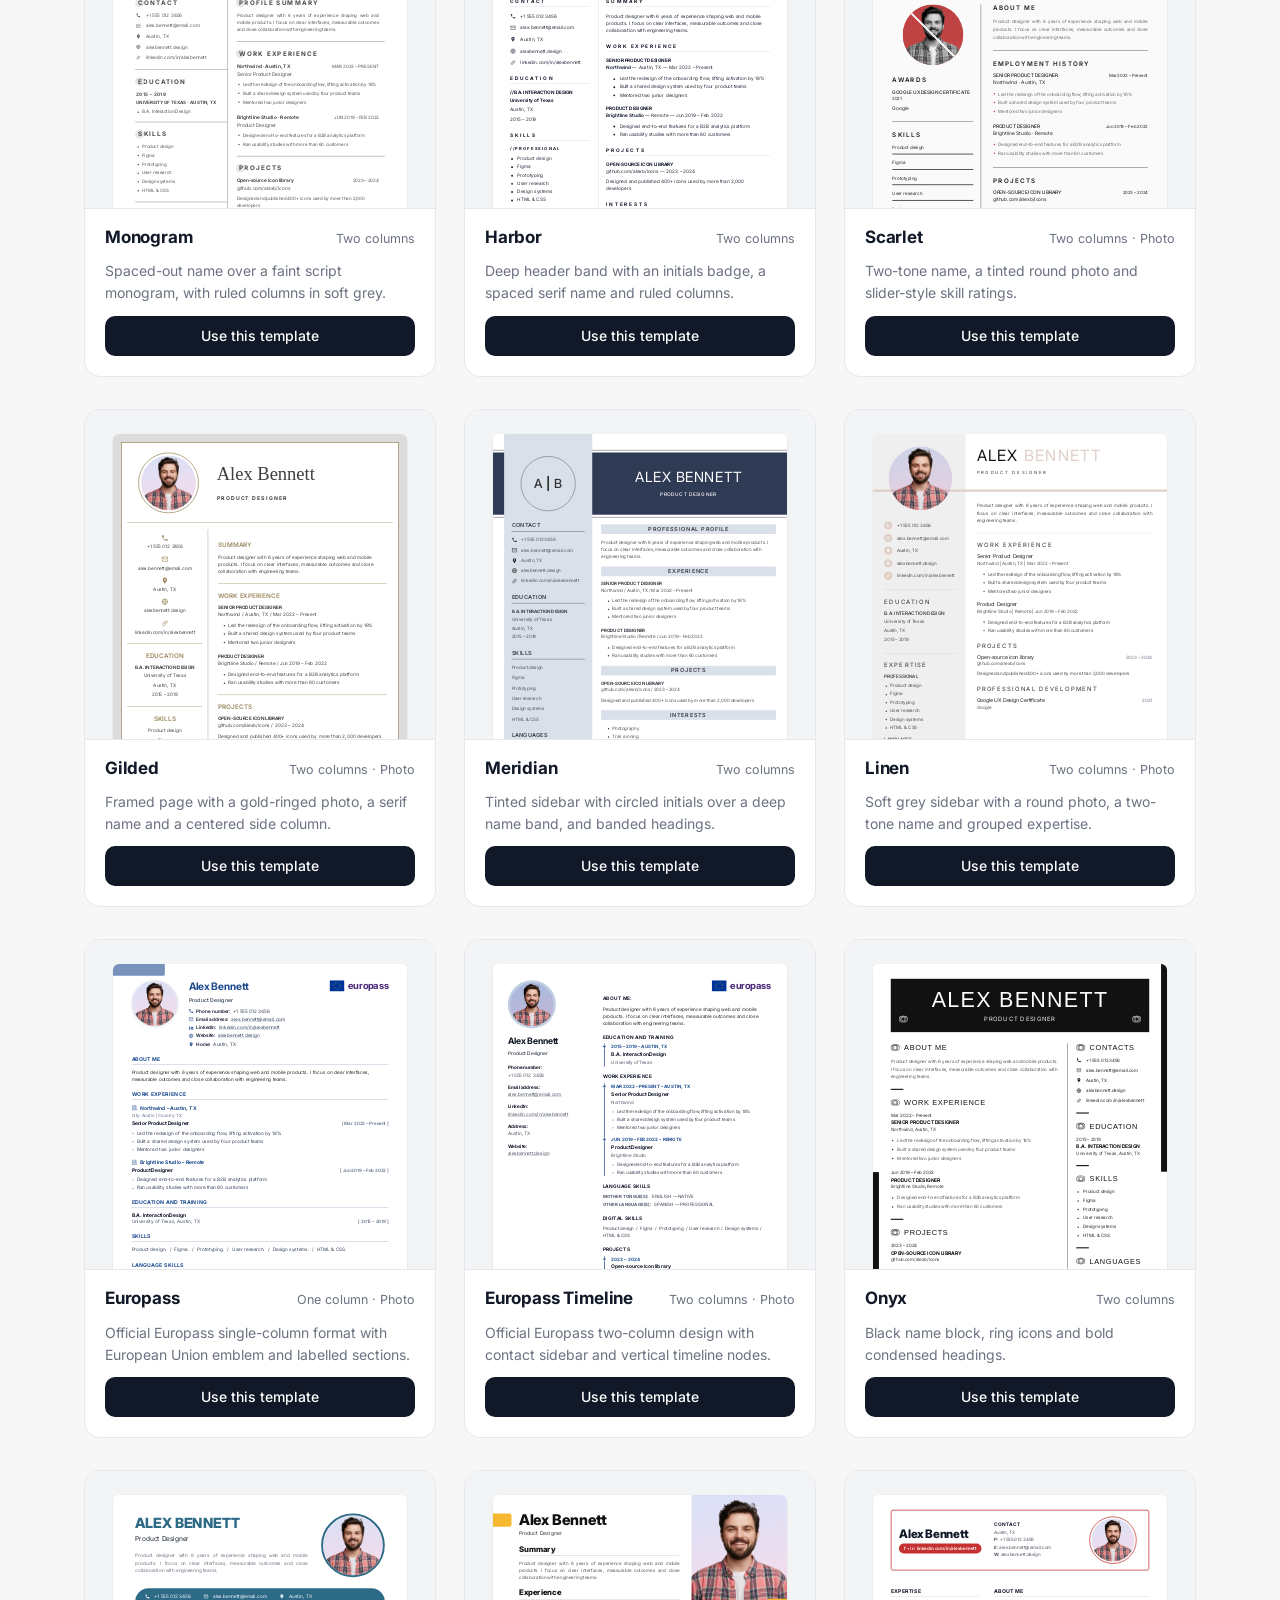
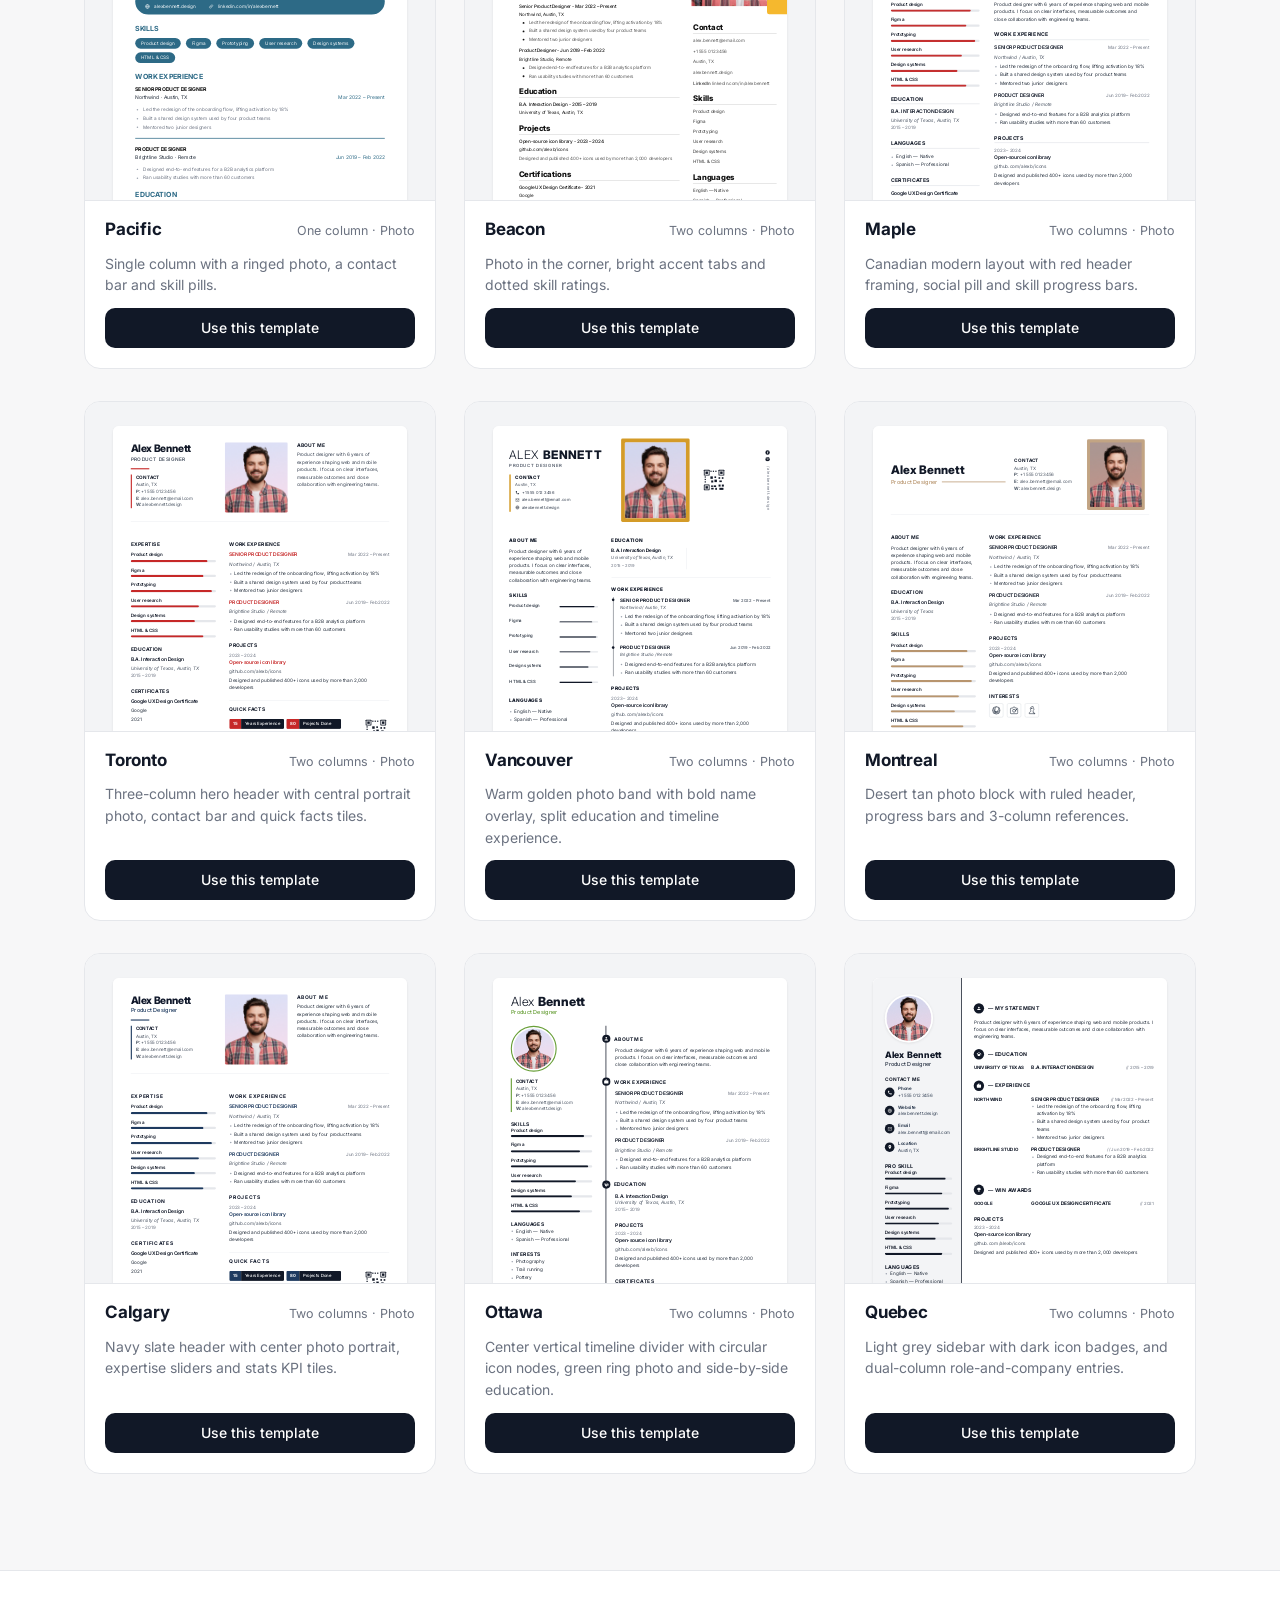
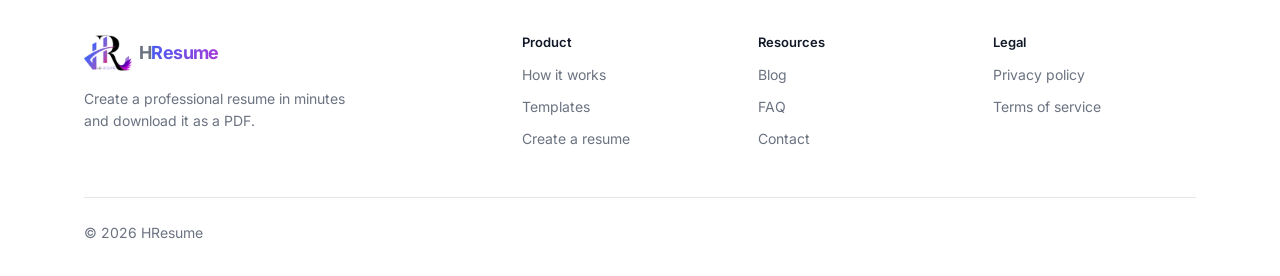
<file: templates.html>
<!doctype html>
<html lang="en">
<head>
  <meta charset="utf-8">
  <meta name="viewport" content="width=device-width, initial-scale=1">
  <link rel="icon" href="images/logos/favicon.ico" sizes="any">
  <link rel="icon" type="image/png" sizes="32x32" href="images/logos/favicon-32x32.png">
  <link rel="icon" type="image/png" sizes="16x16" href="images/logos/favicon-16x16.png">
  <link rel="apple-touch-icon" href="images/logos/apple-touch-icon.png">
  <link rel="manifest" href="site.webmanifest">
  <meta name="theme-color" content="#ffffff">
  <title>Resume templates — HResume</title>
  <meta name="description" content="Browse professional resume templates. Preview each design in different colors and start your resume in one click.">
  <link rel="preconnect" href="https://fonts.googleapis.com">
  <link rel="preconnect" href="https://fonts.gstatic.com" crossorigin>
  <link href="https://fonts.googleapis.com/css2?family=Inter:wght@400;500;600;700&display=swap" rel="stylesheet">
  <link rel="stylesheet" href="css/style.css">
  <link rel="stylesheet" href="css/resume.css?v=canadian">
  <script src="js/store.js"></script>
  <script src="js/motion.js"></script>
</head>
<body data-page="templates">
  <script src="js/site.js"></script>

  <main>
    <section class="page-hero">
      <div class="container">
        <p class="eyebrow">Templates</p>
        <h1>Resume templates</h1>
        <p>Pick a design to start with. You can switch templates and colors at any time without losing your content.</p>
      </div>
    </section>

    <section class="content-section">
      <div class="container">
        <div class="filter-tabs" role="group" aria-label="Filter templates" id="filters">
          <button type="button" data-filter="all" aria-pressed="true">All</button>
          <button type="button" data-filter="one" aria-pressed="false">One column</button>
          <button type="button" data-filter="two" aria-pressed="false">Two columns</button>
          <button type="button" data-filter="photo" aria-pressed="false">With photo</button>
        </div>

        <div class="template-list" id="templateList"></div>
      </div>
    </section>
  </main>

  <script src="js/render.js?v=canadian"></script>
  <script src="js/app.js"></script>
  <script src="js/templates.js"></script>
</body>
</html>
</file>
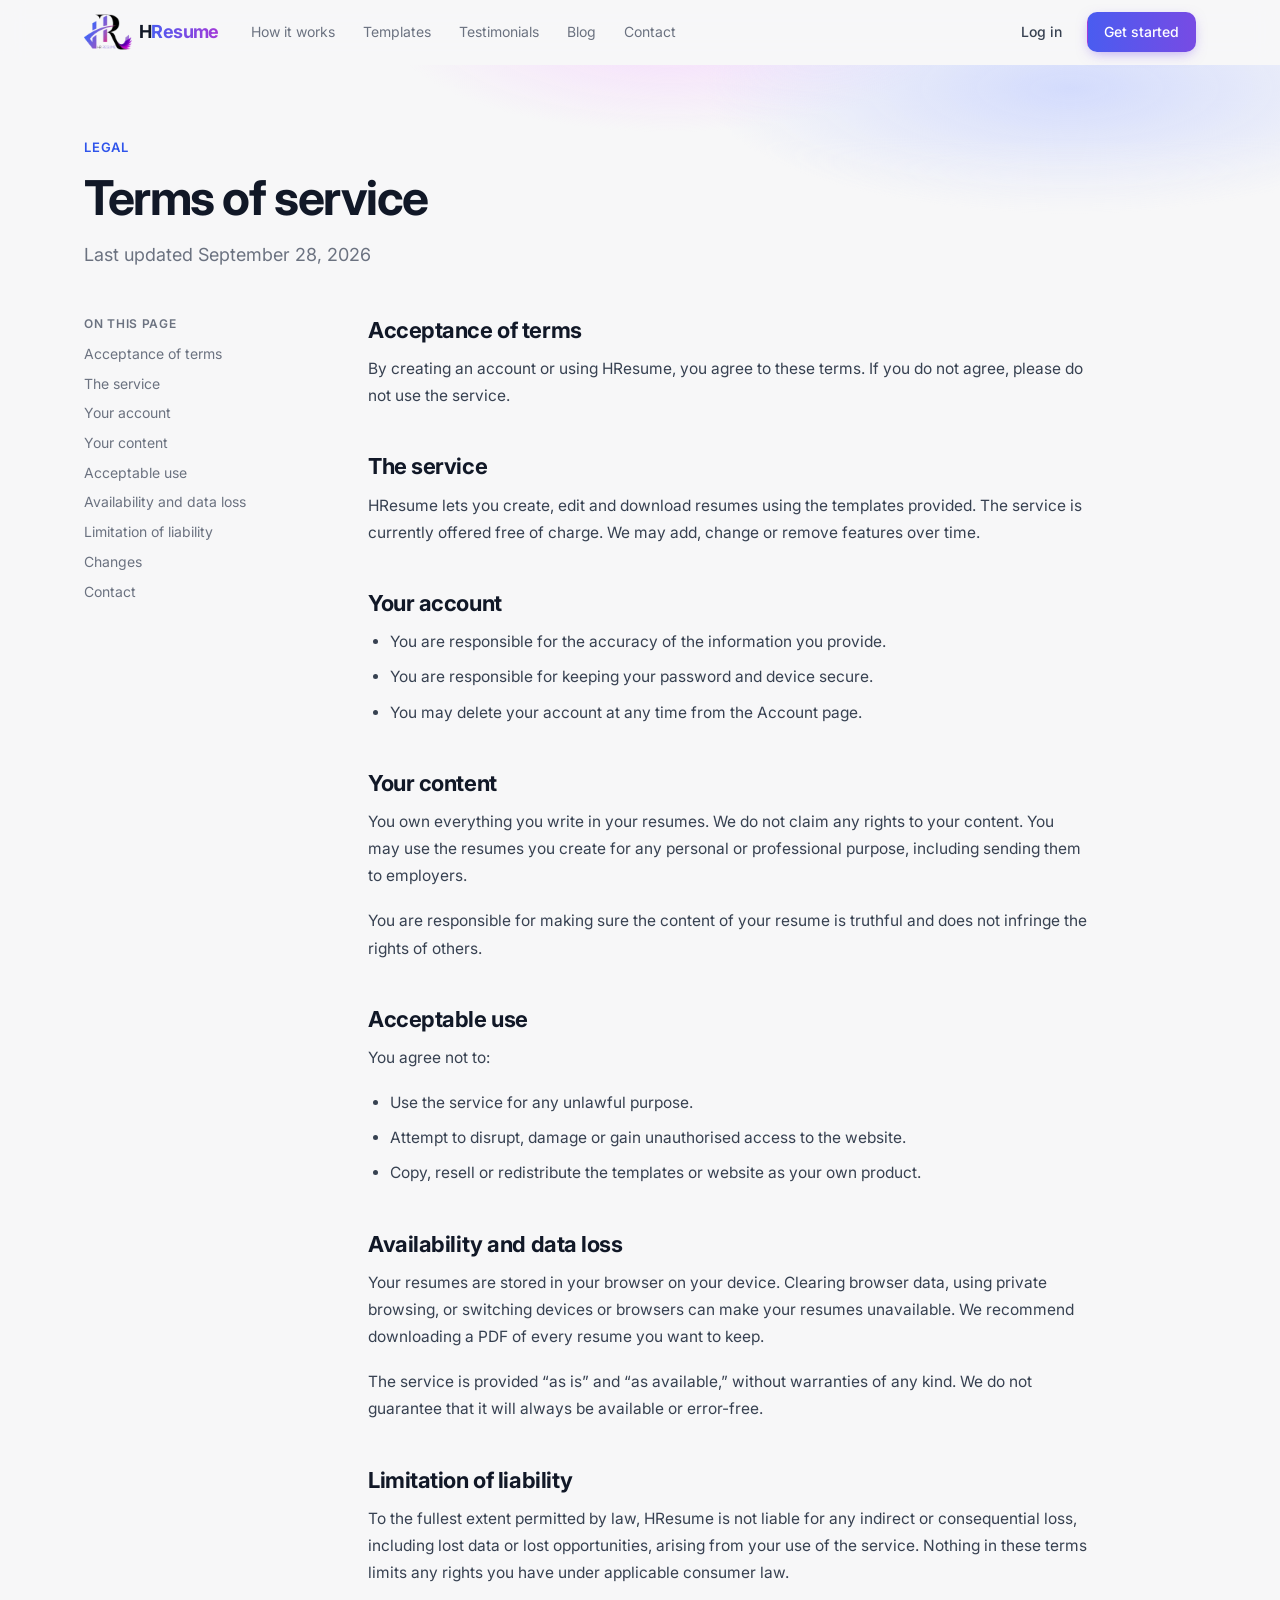
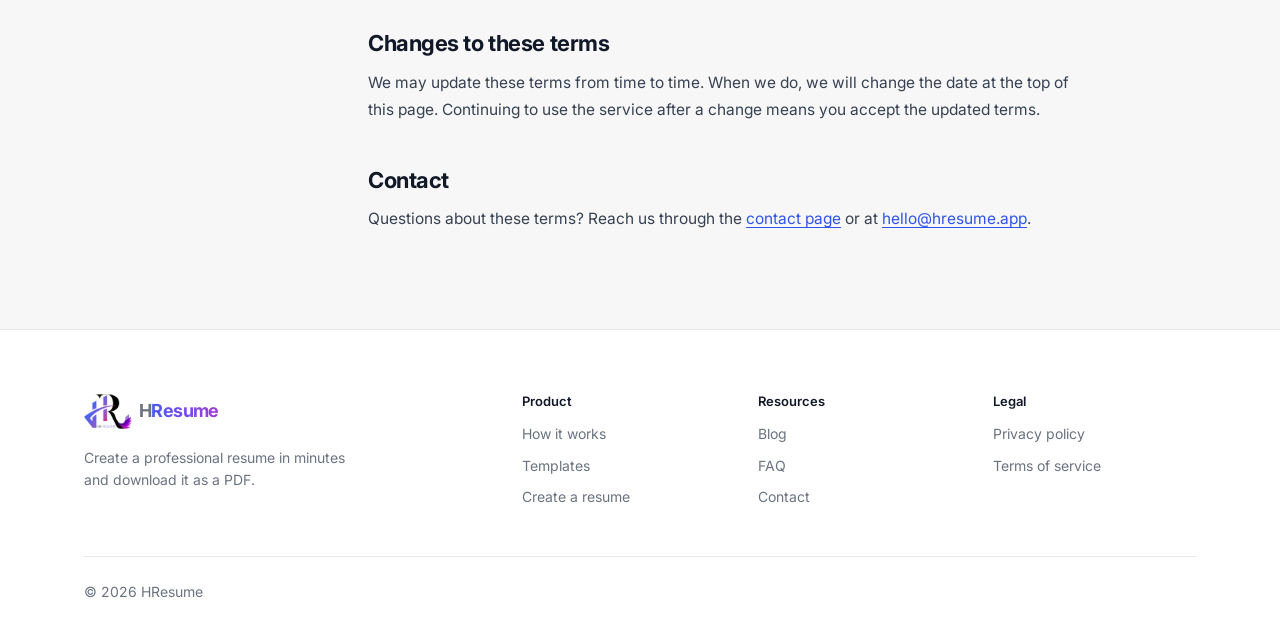
<file: terms.html>
<!doctype html>
<html lang="en">
<head>
  <meta charset="utf-8">
  <meta name="viewport" content="width=device-width, initial-scale=1">
  <link rel="icon" href="images/logos/favicon.ico" sizes="any">
  <link rel="icon" type="image/png" sizes="32x32" href="images/logos/favicon-32x32.png">
  <link rel="icon" type="image/png" sizes="16x16" href="images/logos/favicon-16x16.png">
  <link rel="apple-touch-icon" href="images/logos/apple-touch-icon.png">
  <link rel="manifest" href="site.webmanifest">
  <meta name="theme-color" content="#ffffff">
  <title>Terms of service — HResume</title>
  <link rel="preconnect" href="https://fonts.googleapis.com">
  <link rel="preconnect" href="https://fonts.gstatic.com" crossorigin>
  <link href="https://fonts.googleapis.com/css2?family=Inter:wght@400;500;600;700&display=swap" rel="stylesheet">
  <link rel="stylesheet" href="css/style.css">
  <script src="js/store.js"></script>
  <script src="js/motion.js"></script>
</head>
<body data-page="terms">
  <script src="js/site.js"></script>

  <main>
    <section class="page-hero">
      <div class="container">
        <p class="eyebrow">Legal</p>
        <h1>Terms of service</h1>
        <p>Last updated September 28, 2026</p>
      </div>
    </section>

    <section class="content-section">
      <div class="container legal">
        <nav class="legal-toc" aria-label="On this page">
          <h2>On this page</h2>
          <ol>
            <li><a href="#acceptance">Acceptance of terms</a></li>
            <li><a href="#service">The service</a></li>
            <li><a href="#account">Your account</a></li>
            <li><a href="#content">Your content</a></li>
            <li><a href="#acceptable-use">Acceptable use</a></li>
            <li><a href="#availability">Availability and data loss</a></li>
            <li><a href="#liability">Limitation of liability</a></li>
            <li><a href="#changes">Changes</a></li>
            <li><a href="#contact">Contact</a></li>
          </ol>
        </nav>

        <div class="prose">
          <h2 id="acceptance">Acceptance of terms</h2>
          <p>By creating an account or using HResume, you agree to these terms. If you do not agree, please do not use the service.</p>

          <h2 id="service">The service</h2>
          <p>HResume lets you create, edit and download resumes using the templates provided. The service is currently offered free of charge. We may add, change or remove features over time.</p>

          <h2 id="account">Your account</h2>
          <ul>
            <li>You are responsible for the accuracy of the information you provide.</li>
            <li>You are responsible for keeping your password and device secure.</li>
            <li>You may delete your account at any time from the Account page.</li>
          </ul>

          <h2 id="content">Your content</h2>
          <p>You own everything you write in your resumes. We do not claim any rights to your content. You may use the resumes you create for any personal or professional purpose, including sending them to employers.</p>
          <p>You are responsible for making sure the content of your resume is truthful and does not infringe the rights of others.</p>

          <h2 id="acceptable-use">Acceptable use</h2>
          <p>You agree not to:</p>
          <ul>
            <li>Use the service for any unlawful purpose.</li>
            <li>Attempt to disrupt, damage or gain unauthorised access to the website.</li>
            <li>Copy, resell or redistribute the templates or website as your own product.</li>
          </ul>

          <h2 id="availability">Availability and data loss</h2>
          <p>Your resumes are stored in your browser on your device. Clearing browser data, using private browsing, or switching devices or browsers can make your resumes unavailable. We recommend downloading a PDF of every resume you want to keep.</p>
          <p>The service is provided “as is” and “as available,” without warranties of any kind. We do not guarantee that it will always be available or error-free.</p>

          <h2 id="liability">Limitation of liability</h2>
          <p>To the fullest extent permitted by law, HResume is not liable for any indirect or consequential loss, including lost data or lost opportunities, arising from your use of the service. Nothing in these terms limits any rights you have under applicable consumer law.</p>

          <h2 id="changes">Changes to these terms</h2>
          <p>We may update these terms from time to time. When we do, we will change the date at the top of this page. Continuing to use the service after a change means you accept the updated terms.</p>

          <h2 id="contact">Contact</h2>
          <p>Questions about these terms? Reach us through the <a href="contact.html">contact page</a> or at <a href="mailto:hello@hresume.app">hello@hresume.app</a>.</p>
        </div>
      </div>
    </section>
  </main>
</body>
</html>
</file>
<file: css/style.css>
/* ==========================================================================
   HResume — app styles
   ========================================================================== */

:root {
  --bg: #f7f7f8;
  --surface: #ffffff;
  --surface-muted: #f3f4f6;
  --text: #111827;
  --text-soft: #374151;
  --muted: #6b7280;
  --border: #e5e7eb;
  --border-strong: #d1d5db;
  --accent: #2f54eb;
  --accent-soft: #eef2ff;
  --danger: #dc2626;
  --danger-soft: #fef2f2;
  --success: #15803d;

  --radius-sm: 8px;
  --radius: 10px;
  --radius-lg: 16px;
  --shadow-sm: 0 1px 2px rgba(16, 24, 40, 0.05);
  --shadow: 0 1px 3px rgba(16, 24, 40, 0.06), 0 1px 2px rgba(16, 24, 40, 0.04);
  --shadow-lg: 0 24px 48px -12px rgba(16, 24, 40, 0.16);

  --font: 'Inter', system-ui, -apple-system, 'Segoe UI', Roboto, sans-serif;
  --header-h: 64px;
}

*,
*::before,
*::after { box-sizing: border-box; }

html { scroll-behavior: smooth; }

body {
  margin: 0;
  background: var(--bg);
  color: var(--text);
  font-family: var(--font);
  font-size: 15px;
  line-height: 1.55;
  -webkit-font-smoothing: antialiased;
}

a { color: inherit; text-decoration: none; }
h1, h2, h3, h4 { margin: 0; line-height: 1.2; letter-spacing: -0.02em; }
p { margin: 0; }
button { font: inherit; color: inherit; }
[hidden] { display: none !important; }

.container {
  width: 100%;
  max-width: 1160px;
  margin: 0 auto;
  padding: 0 24px;
}

.muted { color: var(--muted); }
.small { font-size: 13px; }

:focus-visible {
  outline: 2px solid var(--accent);
  outline-offset: 2px;
}

/* ---------- Logo ---------- */

.logo {
  display: inline-flex;
  align-items: center;
  gap: 0.4em;
  font-size: 18px;
  font-weight: 700;
  letter-spacing: -0.03em;
}

/* "Resume" in the logo's blue-to-purple gradient */
.logo > span:last-child {
  margin-left: -0.4em; /* sits right after the "H" */
  background: linear-gradient(90deg, #4a5cf0, #a43ad8);
  -webkit-background-clip: text;
  background-clip: text;
  color: transparent;
}

/* Crops the square logo file to just the "HR" mark (sized in em so it scales with the text) */
.logo-mark {
  position: relative;
  flex-shrink: 0;
  font-size: 1.2em; /* the mark is a little larger than the wordmark */
  width: 2.2em;
  height: 1.66em;
  overflow: hidden;
}

.logo-mark img {
  position: absolute;
  top: -0.54em;
  left: -0.27em;
  width: 2.75em;
  height: 2.75em;
  max-width: none;
}

/* ---------- Buttons ---------- */

.btn {
  display: inline-flex;
  align-items: center;
  justify-content: center;
  height: 40px;
  padding: 0 16px;
  border: 1px solid transparent;
  border-radius: var(--radius);
  font-size: 14px;
  font-weight: 500;
  line-height: 1;
  white-space: nowrap;
  cursor: pointer;
  transition: background-color 0.15s, border-color 0.15s, color 0.15s, box-shadow 0.15s;
}

.btn:disabled { opacity: 0.55; cursor: not-allowed; }

.btn-primary { background: var(--text); color: #fff; }
.btn-primary:hover:not(:disabled) { background: #000; }

/* Logo gradient, used for the header call to action */
.btn-brand {
  background: linear-gradient(90deg, #4a5cf0, #a43ad8) 0 0 / 200% 100%;
  color: #fff;
  box-shadow: 0 4px 14px -4px rgba(116, 74, 228, 0.55);
  transition: background-position 0.3s, box-shadow 0.2s, transform 0.2s;
}

.btn-brand:hover { background-position: 100% 0; box-shadow: 0 6px 18px -4px rgba(116, 74, 228, 0.7); transform: translateY(-1px); }
.btn-brand:active { transform: none; }

.btn-secondary {
  background: var(--surface);
  border-color: var(--border-strong);
  box-shadow: var(--shadow-sm);
}
.btn-secondary:hover:not(:disabled) { background: var(--surface-muted); }

.btn-ghost { background: transparent; color: var(--text-soft); }
.btn-ghost:hover:not(:disabled) { background: var(--surface-muted); color: var(--text); }

.btn-danger { background: var(--danger); color: #fff; }
.btn-danger:hover:not(:disabled) { background: #b91c1c; }

.btn-danger-ghost { background: transparent; color: var(--danger); }
.btn-danger-ghost:hover:not(:disabled) { background: var(--danger-soft); }

.btn-sm { height: 34px; padding: 0 12px; font-size: 13px; border-radius: var(--radius-sm); }
.btn-lg { height: 48px; padding: 0 22px; font-size: 15px; }
.btn-block { width: 100%; }

/* ---------- Forms ---------- */

.form { display: grid; gap: 18px; }

.field { display: grid; gap: 6px; }

.field label,
.label {
  font-size: 13px;
  font-weight: 500;
  color: var(--text-soft);
}

.input,
.field input,
.field textarea,
.field select {
  width: 100%;
  height: 42px;
  padding: 0 12px;
  border: 1px solid var(--border-strong);
  border-radius: var(--radius);
  background: var(--surface);
  color: var(--text);
  font: inherit;
  font-size: 14px;
  transition: border-color 0.15s, box-shadow 0.15s;
}

.field textarea {
  height: auto;
  min-height: 110px;
  padding: 10px 12px;
  line-height: 1.5;
  resize: vertical;
}

.input::placeholder,
.field input::placeholder,
.field textarea::placeholder { color: #9ca3af; }

.input:focus,
.field input:focus,
.field textarea:focus,
.field select:focus {
  outline: none;
  border-color: var(--accent);
  box-shadow: 0 0 0 3px rgba(47, 84, 235, 0.14);
}

.field.has-error input { border-color: var(--danger); }
.field.has-error input:focus { box-shadow: 0 0 0 3px rgba(220, 38, 38, 0.12); }

.field-hint { font-size: 12.5px; color: var(--muted); }
.field-error { font-size: 12.5px; color: var(--danger); }

.form-error {
  padding: 10px 12px;
  border-radius: var(--radius);
  background: var(--danger-soft);
  color: var(--danger);
  font-size: 13.5px;
}

.input-wrap { position: relative; }
.input-wrap input { padding-right: 64px; }

.input-action {
  position: absolute;
  top: 50%;
  right: 6px;
  transform: translateY(-50%);
  padding: 4px 8px;
  border: 0;
  border-radius: 6px;
  background: none;
  color: var(--muted);
  font-size: 12.5px;
  font-weight: 500;
  cursor: pointer;
}
.input-action:hover { color: var(--text); background: var(--surface-muted); }

.grid-2 { display: grid; grid-template-columns: 1fr 1fr; gap: 14px; }
.span-2 { grid-column: 1 / -1; }

.checkbox {
  display: inline-flex;
  align-items: center;
  gap: 10px;
  font-size: 14px;
  color: var(--text-soft);
  cursor: pointer;
}
.checkbox input { width: 16px; height: 16px; accent-color: var(--text); }

/* ---------- Cards ---------- */

.card {
  background: var(--surface);
  border: 1px solid var(--border);
  border-radius: var(--radius-lg);
  box-shadow: var(--shadow-sm);
}

/* ---------- Thumbnails ---------- */

.thumb {
  position: relative;
  display: block;
  aspect-ratio: 210 / 297;
  overflow: hidden;
  background: #fff;
}

.thumb > .cv {
  position: absolute;
  top: 0;
  left: 0;
  transform-origin: 0 0;
  pointer-events: none;
}

/* ==========================================================================
   Landing page
   ========================================================================== */

.site-header {
  position: sticky;
  top: 0;
  z-index: 20;
  background: rgba(247, 247, 248, 0.85);
  backdrop-filter: saturate(180%) blur(12px);
  border-bottom: 1px solid transparent;
  transition: border-color 0.2s;
}

.site-header.is-scrolled { border-bottom-color: var(--border); }

.site-header-inner {
  display: flex;
  align-items: center;
  gap: 32px;
  height: var(--header-h);
}

.site-nav { display: flex; gap: 28px; font-size: 14px; color: var(--muted); }
.site-nav a { position: relative; transition: color 0.15s; }

/* Hover and current page use the logo gradient */
.site-nav a:hover,
.site-nav a.is-active {
  background: linear-gradient(90deg, #4a5cf0, #a43ad8);
  -webkit-background-clip: text;
  background-clip: text;
  color: transparent;
}

.site-nav a.is-active { font-weight: 500; }

.site-nav a.is-active::after {
  content: '';
  position: absolute;
  left: 0;
  right: 0;
  bottom: -6px;
  height: 2px;
  border-radius: 2px;
  background: linear-gradient(90deg, #4a5cf0, #a43ad8);
}

.site-actions { display: flex; gap: 8px; margin-left: auto; }

.hero { padding: 72px 0 96px; overflow: hidden; }

.hero-inner {
  display: grid;
  grid-template-columns: 1.05fr 0.95fr;
  align-items: center;
  gap: 64px;
}

.eyebrow {
  margin-bottom: 16px;
  font-size: 13px;
  font-weight: 600;
  letter-spacing: 0.06em;
  text-transform: uppercase;
  color: var(--accent);
}

.hero h1 {
  font-size: clamp(38px, 5.4vw, 60px);
  font-weight: 700;
  letter-spacing: -0.035em;
  line-height: 1.05;
}

.lead {
  max-width: 480px;
  margin-top: 20px;
  font-size: 18px;
  color: var(--muted);
}

.hero-cta { display: flex; flex-wrap: wrap; gap: 12px; margin-top: 36px; }

.hero-visual {
  position: relative;
  display: flex;
  justify-content: center;
}

.hero-visual::before {
  content: '';
  position: absolute;
  inset: 8% -10% -6% 12%;
  border-radius: 32px;
  background: linear-gradient(135deg, #e0e7ff, #f5f3ff 60%, #fdf2f8);
  z-index: 0;
}

.hero-visual .thumb {
  position: relative;
  z-index: 1;
  width: min(100%, 400px);
  border-radius: 12px;
  box-shadow: var(--shadow-lg);
  transform: rotate(-2deg);
}

.section { padding: 96px 0; }
.section--alt { background: var(--surface); border-block: 1px solid var(--border); }

.section-head { max-width: 560px; margin-bottom: 48px; }
.section-head h2 { font-size: clamp(28px, 3.4vw, 38px); font-weight: 700; }
.section-head p { margin-top: 12px; font-size: 17px; }

.steps {
  display: grid;
  grid-template-columns: repeat(3, 1fr);
  gap: 24px;
}

.step {
  padding: 28px;
  background: var(--surface);
  border: 1px solid var(--border);
  border-radius: var(--radius-lg);
}

.step-num {
  display: block;
  margin-bottom: 20px;
  font-size: 13px;
  font-weight: 600;
  color: var(--accent);
}

.step h3 { margin-bottom: 8px; font-size: 18px; }
.section--alt .step { background: var(--bg); }

/* Flex rows (not grid) so an incomplete last row is centered */
.template-grid {
  --cols: 3;
  --gap: 24px;
  display: flex;
  flex-wrap: wrap;
  justify-content: center;
  gap: 40px var(--gap);
}

.template-card .thumb {
  aspect-ratio: 210 / 240;
  border: 1px solid var(--border);
  border-radius: 12px;
  box-shadow: var(--shadow);
  transition: transform 0.2s, box-shadow 0.2s;
}

.template-card:hover .thumb { transform: translateY(-4px); box-shadow: var(--shadow-lg); }
.template-card h3 { margin-top: 18px; font-size: 17px; }
.template-card p { margin-top: 4px; font-size: 14px; }

.testimonials {
  display: grid;
  grid-template-columns: repeat(3, 1fr);
  gap: 24px;
}

.testimonial {
  display: flex;
  flex-direction: column;
  justify-content: space-between;
  gap: 28px;
  margin: 0;
  padding: 28px;
  background: var(--bg);
  border: 1px solid var(--border);
  border-radius: var(--radius-lg);
}

.testimonial blockquote {
  margin: 0;
  font-size: 16px;
  line-height: 1.6;
  color: var(--text-soft);
}

.testimonial figcaption {
  display: flex;
  align-items: center;
  gap: 12px;
  font-size: 14px;
}

.testimonial figcaption strong,
.testimonial figcaption .muted { display: block; }
.testimonial figcaption strong { font-weight: 600; }

.testimonial-avatar {
  display: grid;
  place-items: center;
  flex-shrink: 0;
  width: 40px;
  height: 40px;
  border-radius: 50%;
  background: var(--accent-soft);
  color: var(--accent);
  font-size: 13px;
  font-weight: 600;
}

.faq { max-width: 760px; }

.faq details {
  border-bottom: 1px solid var(--border);
}

.faq summary {
  display: flex;
  justify-content: space-between;
  gap: 16px;
  padding: 20px 0;
  font-size: 16px;
  font-weight: 500;
  cursor: pointer;
  list-style: none;
}

.faq summary::-webkit-details-marker { display: none; }
.faq summary::after { content: '+'; color: var(--muted); font-weight: 400; font-size: 20px; line-height: 1; }
.faq details[open] summary::after { content: '−'; }
.faq details p { padding: 0 0 20px; color: var(--muted); max-width: 640px; }

.cta { padding: 0 0 96px; }

.cta-box {
  padding: 64px 32px;
  border-radius: 24px;
  background: var(--text);
  color: #fff;
  text-align: center;
}

.cta-box h2 { font-size: clamp(28px, 3.4vw, 38px); }
.cta-box p { margin-top: 12px; color: #9ca3af; font-size: 17px; }
.cta-box .btn { margin-top: 28px; background: #fff; color: var(--text); }
.cta-box .btn:hover { background: #e5e7eb; }

.site-footer {
  padding: 64px 0 32px;
  background: var(--surface);
  border-top: 1px solid var(--border);
  font-size: 14px;
  color: var(--muted);
}

.footer-grid {
  display: grid;
  grid-template-columns: 2fr repeat(3, 1fr);
  gap: 32px;
}

.footer-brand p { max-width: 280px; margin-top: 12px; }

.footer-col h3 {
  margin-bottom: 14px;
  font-size: 13px;
  font-weight: 600;
  letter-spacing: 0;
  color: var(--text);
}

.footer-col ul { display: grid; gap: 10px; margin: 0; padding: 0; list-style: none; }
.footer-col a:hover { color: var(--text); }

.footer-bottom {
  margin-top: 48px;
  padding-top: 24px;
  border-top: 1px solid var(--border);
}

/* ==========================================================================
   Content pages (blog, contact, legal)
   ========================================================================== */

.page-hero { padding: 72px 0 48px; }
.page-hero h1 { font-size: clamp(34px, 4.6vw, 48px); font-weight: 700; letter-spacing: -0.03em; }
.page-hero p:not(.eyebrow) { max-width: 560px; margin-top: 14px; font-size: 18px; color: var(--muted); }
.page-hero .eyebrow { margin-bottom: 12px; }

.content-section { padding-bottom: 96px; }
.article-page { padding: 56px 0 96px; }

.section-more { margin-top: 40px; text-align: center; }

/* Templates page */

.filter-tabs {
  display: inline-flex;
  flex-wrap: wrap;
  gap: 4px;
  margin-bottom: 32px;
  padding: 4px;
  background: var(--surface);
  border: 1px solid var(--border);
  border-radius: var(--radius);
}

.filter-tabs button {
  padding: 8px 14px;
  border: 0;
  border-radius: 7px;
  background: none;
  font-size: 14px;
  font-weight: 500;
  color: var(--muted);
  cursor: pointer;
}

.filter-tabs button:hover { color: var(--text); }
.filter-tabs button[aria-pressed='true'] { background: var(--text); color: #fff; }

.template-list {
  --cols: 3;
  --gap: 28px;
  display: flex;
  flex-wrap: wrap;
  justify-content: center;
  gap: 32px var(--gap);
}

.template-grid > *,
.template-list > *,
.template-gallery > * { width: calc((100% - (var(--cols) - 1) * var(--gap)) / var(--cols)); }

.template-tile {
  display: flex;
  flex-direction: column;
  overflow: hidden;
  background: var(--surface);
  border: 1px solid var(--border);
  border-radius: var(--radius-lg);
  transition: box-shadow 0.2s;
}

.template-tile:hover { box-shadow: var(--shadow-lg); }

.template-tile-preview {
  position: relative;
  display: block;
  width: 100%;
  height: 330px;
  padding: 24px 28px 0;
  overflow: hidden;
  border: 0;
  border-bottom: 1px solid var(--border);
  background: var(--surface-muted);
  cursor: zoom-in;
}

.template-tile-preview .thumb {
  border-radius: 6px 6px 0 0;
  box-shadow: var(--shadow);
  transition: transform 0.25s;
}

.template-tile-preview:hover .thumb { transform: translateY(-4px); }

.template-tile-hover {
  position: absolute;
  bottom: 20px;
  left: 50%;
  padding: 8px 16px;
  border-radius: 999px;
  background: rgba(17, 24, 39, 0.88);
  color: #fff;
  font-size: 13px;
  font-weight: 500;
  opacity: 0;
  transform: translate(-50%, 6px);
  transition: opacity 0.2s, transform 0.2s;
}

.template-tile-preview:hover .template-tile-hover,
.template-tile-preview:focus-visible .template-tile-hover { opacity: 1; transform: translate(-50%, 0); }

.template-tile-body { display: flex; flex: 1; flex-direction: column; gap: 12px; padding: 18px 20px 20px; }
.template-tile-body > .btn { margin-top: auto; }

.template-tile-head { display: flex; flex-wrap: wrap; align-items: baseline; justify-content: space-between; gap: 2px 8px; }
.template-tile-head h2 { font-size: 17px; letter-spacing: -0.01em; }
.template-tile-head span { font-size: 12.5px; color: var(--muted); }
.template-tile-body > p { font-size: 14px; color: var(--muted); }


/* Template preview dialog */

.preview-dialog {
  display: grid;
  grid-template-columns: 1fr 320px;
  height: min(900px, calc(100vh - 48px));
}

.preview-dialog-page { overflow-y: auto; padding: 32px 40px; background: #eceef1; }
.preview-dialog-page .thumb { max-width: 620px; margin: 0 auto; box-shadow: var(--shadow-lg); }

.preview-dialog-side {
  display: flex;
  flex-direction: column;
  gap: 24px;
  padding: 32px 28px 24px;
  border-left: 1px solid var(--border);
}

.preview-dialog-tags { font-size: 13px; font-weight: 500; color: var(--accent); }
.preview-dialog-side h2 { margin-top: 6px; font-size: 26px; }
.preview-dialog-side h2 + p { margin-top: 8px; font-size: 15px; color: var(--muted); }
.preview-dialog-side .label { display: block; margin-bottom: 12px; }
.preview-dialog-actions { display: grid; gap: 8px; }

.preview-dialog-nav {
  display: flex;
  align-items: center;
  justify-content: space-between;
  margin-top: auto;
  font-size: 13px;
  color: var(--muted);
}

/* Blog list */

.post-grid {
  display: grid;
  grid-template-columns: repeat(2, 1fr);
  gap: 24px;
}

.post-card {
  display: flex;
  flex-direction: column;
  overflow: hidden;
  background: var(--surface);
  border: 1px solid var(--border);
  border-radius: var(--radius-lg);
  transition: box-shadow 0.2s, transform 0.2s;
}

.post-card:hover { box-shadow: var(--shadow-lg); transform: translateY(-2px); }

.post-card-body { display: flex; flex: 1; flex-direction: column; padding: 24px 28px 28px; }

/* Featured post: thumbnail beside the text */
.post-card--featured { grid-column: 1 / -1; display: grid; grid-template-columns: 1.15fr 1fr; }
.post-card--featured .post-cover { aspect-ratio: auto; height: 100%; min-height: 320px; }
.post-card--featured .post-card-body { justify-content: center; padding: 40px; }
.post-card--featured h2 { font-size: 28px; }
.post-card--featured p { font-size: 16px; }

/* Thumbnails */

.post-cover {
  position: relative;
  aspect-ratio: 16 / 9;
  overflow: hidden;
  background: var(--surface-muted);
}

.post-cover img { display: block; width: 100%; height: 100%; object-fit: cover; }

/* Drawn cover: a tilted resume on a soft tint of the cover color */
.post-cover--art {
  background:
    radial-gradient(circle at 80% 15%, color-mix(in srgb, var(--cover) 22%, #fff), transparent 55%),
    color-mix(in srgb, var(--cover) 12%, #fff);
}

.post-cover--art .thumb {
  position: absolute;
  top: 16%;
  left: 50%;
  width: 46%;
  border-radius: 6px;
  box-shadow: 0 18px 40px -12px rgba(16, 24, 40, 0.35);
  transform: translateX(-50%) rotate(-4deg);
  transition: transform 0.3s;
}

.post-card:hover .post-cover--art .thumb { transform: translateX(-50%) rotate(-2deg) translateY(-6px); }

.post-cover--hero { margin-top: 32px; border-radius: var(--radius-lg); }
.post-cover--hero.post-cover--art .thumb { width: 38%; top: 12%; }

.post-meta { font-size: 13px; color: var(--muted); }
.post-meta .post-category { color: var(--accent); font-weight: 600; }

.post-card h2 { margin-top: 14px; font-size: 20px; letter-spacing: -0.02em; }
.post-card p { margin-top: 10px; color: var(--muted); }
.post-card .read-more { margin-top: auto; padding-top: 24px; font-size: 14px; font-weight: 500; }
.post-card:hover .read-more { color: var(--accent); }

/* Blog article */

.article { max-width: 720px; margin: 0 auto; }
.article-back { display: inline-block; margin-bottom: 28px; font-size: 14px; font-weight: 500; color: var(--muted); }
.article-back:hover { color: var(--text); }
.article h1 { margin-top: 14px; font-size: clamp(32px, 4.4vw, 44px); font-weight: 700; letter-spacing: -0.03em; }
.article-lead { margin-top: 16px; font-size: 19px; color: var(--muted); }
.article .prose { margin-top: 40px; padding-top: 40px; border-top: 1px solid var(--border); }

.article-cta {
  margin-top: 56px;
  padding: 32px;
  border-radius: var(--radius-lg);
  background: var(--surface);
  border: 1px solid var(--border);
  display: flex;
  align-items: center;
  justify-content: space-between;
  gap: 24px;
}

.article-cta h2 { font-size: 19px; }
.article-cta p { margin-top: 4px; color: var(--muted); font-size: 14.5px; }

.more-posts { max-width: 720px; margin: 64px auto 0; }
.more-posts h2 { margin-bottom: 16px; font-size: 17px; }
.more-posts .post-grid { grid-template-columns: 1fr 1fr; }
.more-posts .post-card-body { padding: 18px 20px 22px; }
.more-posts .post-card h2 { font-size: 16px; margin-top: 8px; }

/* Long-form text */

.prose { font-size: 16.5px; line-height: 1.75; color: var(--text-soft); }
.prose > * + * { margin-top: 18px; }
.prose h2 { margin-top: 44px; font-size: 22px; color: var(--text); letter-spacing: -0.02em; }
.prose h3 { margin-top: 32px; font-size: 18px; color: var(--text); }
.prose h2 + *,
.prose h3 + * { margin-top: 12px; }
.prose ul,
.prose ol { padding-left: 22px; }
.prose li + li { margin-top: 8px; }
.prose a { color: var(--accent); text-decoration: underline; text-underline-offset: 3px; }
.prose strong { color: var(--text); font-weight: 600; }

.prose blockquote {
  margin-left: 0;
  margin-right: 0;
  padding: 4px 0 4px 20px;
  border-left: 3px solid var(--accent);
  color: var(--text);
}

.compare { display: grid; gap: 12px; }

.compare p {
  margin: 0;
  padding: 14px 18px;
  border-radius: var(--radius);
  font-size: 15px;
  line-height: 1.6;
}

.compare .before { background: var(--danger-soft); }
.compare .after { background: #f0fdf4; }
.compare span { display: block; margin-bottom: 2px; font-size: 12px; font-weight: 600; letter-spacing: 0.04em; text-transform: uppercase; color: var(--muted); }

/* Legal */

.legal {
  display: grid;
  grid-template-columns: 220px 1fr;
  gap: 64px;
  align-items: start;
}

.legal-toc {
  position: sticky;
  top: calc(var(--header-h) + 24px);
  font-size: 14px;
}

.legal-toc h2 {
  margin-bottom: 12px;
  font-size: 12px;
  font-weight: 600;
  letter-spacing: 0.06em;
  text-transform: uppercase;
  color: var(--muted);
}

.legal-toc ol { display: grid; gap: 8px; margin: 0; padding: 0; list-style: none; }
.legal-toc a { color: var(--muted); }
.legal-toc a:hover { color: var(--text); }

.legal .prose { max-width: 720px; font-size: 15.5px; }
.legal .prose h2 { scroll-margin-top: calc(var(--header-h) + 24px); }
.legal .prose h2:first-child { margin-top: 0; }

/* Contact */

.contact {
  display: grid;
  grid-template-columns: 1fr 1.3fr;
  gap: 64px;
  align-items: start;
}

.contact-info { display: grid; gap: 28px; }
.contact-info h2 { font-size: 15px; }
.contact-info p { margin-top: 4px; color: var(--muted); }
.contact-info a { color: var(--text); font-weight: 500; }
.contact-info a:hover { color: var(--accent); }

.contact-card { padding: 32px; }

.contact-success { padding: 24px 0 8px; }
.contact-success h2 { font-size: 20px; }
.contact-success p { margin: 8px 0 24px; color: var(--muted); }

.form-legal { font-size: 13px; color: var(--muted); }
.form-legal a { color: var(--text); text-decoration: underline; text-underline-offset: 2px; }

/* ==========================================================================
   Auth pages
   ========================================================================== */

.auth {
  display: flex;
  flex-direction: column;
  align-items: center;
  min-height: 100vh;
  padding: 48px 20px;
}

.auth > .logo { margin-bottom: 40px; font-size: 20px; }

.auth-card {
  width: 100%;
  max-width: 420px;
  padding: 36px;
  background: var(--surface);
  border: 1px solid var(--border);
  border-radius: var(--radius-lg);
  box-shadow: var(--shadow);
}

.auth-card h1 { font-size: 24px; }
.auth-card > p { margin: 6px 0 28px; font-size: 14.5px; }

/* Log in / Sign up switch */
.auth-tabs {
  display: grid;
  grid-template-columns: 1fr 1fr;
  gap: 4px;
  margin-bottom: 28px;
  padding: 4px;
  background: var(--surface-muted);
  border-radius: var(--radius);
}

.auth-tabs a {
  padding: 8px 0;
  border-radius: var(--radius-sm);
  font-size: 14px;
  font-weight: 500;
  text-align: center;
  color: var(--muted);
  transition: background-color 0.15s, color 0.15s, box-shadow 0.15s;
}

.auth-tabs a:hover { color: var(--text); }
.auth-tabs a.is-active { background: var(--surface); color: var(--text); box-shadow: var(--shadow); }

.btn-google { gap: 10px; }
.btn-google + .form-error { margin-top: 12px; }

.auth-divider {
  display: flex;
  align-items: center;
  gap: 12px;
  margin: 24px 0;
  font-size: 13px;
  color: var(--muted);
}

.auth-divider::before,
.auth-divider::after { content: ''; flex: 1; border-top: 1px solid var(--border); }

.auth-switch { margin-top: 24px; font-size: 14px; color: var(--muted); }
.auth-switch a { color: var(--text); font-weight: 500; }
.auth-switch a:hover { text-decoration: underline; }

/* ==========================================================================
   App shell
   ========================================================================== */

.app-header {
  position: sticky;
  top: 0;
  z-index: 20;
  background: var(--surface);
  border-bottom: 1px solid var(--border);
}

.app-header-inner {
  display: flex;
  align-items: center;
  gap: 40px;
  height: var(--header-h);
}

.app-nav { display: flex; gap: 4px; height: 100%; }

.app-nav a {
  display: flex;
  align-items: center;
  padding: 0 12px;
  font-size: 14px;
  font-weight: 500;
  color: var(--muted);
  border-bottom: 2px solid transparent;
  margin-bottom: -1px;
}

.app-nav a:hover { color: var(--text); }
.app-nav a.is-active { color: var(--text); border-bottom-color: var(--text); }

/* User dropdown */

.user-menu { position: relative; margin-left: auto; }

.user-menu-button {
  display: flex;
  align-items: center;
  gap: 10px;
  padding: 4px 10px 4px 4px;
  border: 1px solid transparent;
  border-radius: 999px;
  background: none;
  font-size: 14px;
  font-weight: 500;
  cursor: pointer;
  transition: background-color 0.15s, border-color 0.15s;
}

.user-menu-button:hover,
.user-menu-button[aria-expanded='true'] { background: var(--surface-muted); }

/* Small caret so it reads as a menu */
.user-menu-button::after {
  content: '';
  width: 6px;
  height: 6px;
  margin: -3px 2px 0 0;
  border-right: 1.5px solid var(--muted);
  border-bottom: 1.5px solid var(--muted);
  transform: rotate(45deg);
  transition: transform 0.15s, margin 0.15s;
}

.user-menu-button[aria-expanded='true']::after { margin-top: 3px; transform: rotate(-135deg); }

.user-menu-list {
  position: absolute;
  top: calc(100% + 8px);
  right: 0;
  z-index: 30;
  width: 240px;
  padding: 6px;
  background: var(--surface);
  border: 1px solid var(--border);
  border-radius: var(--radius);
  box-shadow: var(--shadow-lg);
}

.user-menu-head {
  display: grid;
  gap: 2px;
  margin-bottom: 6px;
  padding: 10px 10px 12px;
  border-bottom: 1px solid var(--border);
}

.user-menu-head strong { font-size: 14px; font-weight: 600; }
.user-menu-head span { overflow: hidden; font-size: 13px; color: var(--muted); text-overflow: ellipsis; white-space: nowrap; }

.user-menu-list [role='menuitem'] {
  display: block;
  width: 100%;
  padding: 9px 10px;
  border: 0;
  border-radius: 6px;
  background: none;
  font-size: 14px;
  text-align: left;
  color: var(--text-soft);
  cursor: pointer;
}

.user-menu-list [role='menuitem']:hover,
.user-menu-list [role='menuitem']:focus-visible { background: var(--surface-muted); color: var(--text); outline: none; }
.user-menu-list [role='menuitem'].is-active { color: var(--text); font-weight: 500; }
.user-menu-list [data-action='logout'] { color: var(--danger); }
.user-menu-list [data-action='logout']:hover { background: var(--danger-soft); color: var(--danger); }

.avatar {
  display: grid;
  place-items: center;
  width: 34px;
  height: 34px;
  border-radius: 50%;
  background: var(--accent-soft);
  color: var(--accent);
  font-size: 13px;
  font-weight: 600;
}

.page { padding-top: 40px; padding-bottom: 80px; }

.page-head {
  display: flex;
  align-items: flex-end;
  justify-content: space-between;
  gap: 24px;
  margin-bottom: 32px;
}

.page-head h1 { font-size: 28px; font-weight: 700; }
.page-head p { margin-top: 6px; }

.section-title {
  display: flex;
  align-items: baseline;
  justify-content: space-between;
  margin: 40px 0 16px;
}

.section-title h2 { font-size: 17px; font-weight: 600; letter-spacing: -0.01em; }
.section-title a { font-size: 14px; font-weight: 500; color: var(--accent); }

/* ---------- Stats ---------- */

.stats {
  display: grid;
  grid-template-columns: repeat(3, 1fr);
  gap: 16px;
}

.stat { padding: 20px 22px; }
.stat-label { font-size: 13px; color: var(--muted); }
.stat-value { display: block; margin-top: 6px; font-size: 26px; font-weight: 600; letter-spacing: -0.02em; }

.progress {
  height: 6px;
  margin-top: 12px;
  border-radius: 999px;
  background: var(--surface-muted);
  overflow: hidden;
}

.progress > span {
  display: block;
  height: 100%;
  border-radius: inherit;
  background: var(--accent);
  transition: width 0.3s;
}

/* ---------- Resume cards ---------- */

.resume-grid {
  display: grid;
  grid-template-columns: repeat(auto-fill, minmax(220px, 1fr));
  gap: 24px;
}

.resume-card {
  display: flex;
  flex-direction: column;
  overflow: hidden;
  transition: box-shadow 0.2s, transform 0.2s;
}

.resume-card:hover { box-shadow: var(--shadow-lg); transform: translateY(-2px); }

.resume-card .thumb-wrap {
  display: block;
  padding: 20px 24px 0;
  background: var(--surface-muted);
  border-bottom: 1px solid var(--border);
  height: 230px;
  overflow: hidden;
}

.resume-card .thumb {
  border-radius: 6px 6px 0 0;
  box-shadow: var(--shadow);
}

.resume-card-body { padding: 16px 18px 6px; }

.resume-card-title {
  overflow: hidden;
  font-size: 15px;
  font-weight: 600;
  letter-spacing: -0.01em;
  text-overflow: ellipsis;
  white-space: nowrap;
}

.resume-card-meta { margin-top: 2px; font-size: 13px; color: var(--muted); }

.resume-card-actions {
  display: flex;
  gap: 4px;
  padding: 10px 12px 14px;
  margin-top: auto;
}

.resume-card-actions .btn:last-child { margin-left: auto; }

.new-card {
  display: flex;
  flex-direction: column;
  align-items: center;
  justify-content: center;
  gap: 6px;
  min-height: 330px;
  border: 1.5px dashed var(--border-strong);
  border-radius: var(--radius-lg);
  background: transparent;
  color: var(--muted);
  font-size: 14px;
  cursor: pointer;
  transition: border-color 0.15s, color 0.15s, background-color 0.15s;
}

.new-card strong { color: var(--text); font-size: 15px; font-weight: 600; }
.new-card:hover { border-color: var(--text); background: var(--surface); }

.empty {
  padding: 72px 24px;
  text-align: center;
}

.empty h2 { font-size: 20px; }
.empty p { max-width: 380px; margin: 8px auto 24px; }

/* ---------- Toolbar ---------- */

.toolbar {
  display: flex;
  gap: 12px;
  margin-bottom: 24px;
}

.toolbar .input { max-width: 320px; }
.toolbar select.input { width: auto; padding-right: 32px; }

/* ---------- Account ---------- */

.settings { display: grid; gap: 24px; max-width: 720px; }

.settings-card { padding: 28px; }
.settings-card h2 { font-size: 17px; letter-spacing: -0.01em; }
.settings-card > p { margin: 4px 0 22px; font-size: 14px; }

.form-actions {
  display: flex;
  align-items: center;
  gap: 14px;
}

.form-note { font-size: 13.5px; color: var(--success); }
.form-note.is-error { color: var(--danger); }

.settings-card--danger { border-color: #fecaca; }

/* ==========================================================================
   Dialogs
   ========================================================================== */

dialog {
  width: min(560px, calc(100% - 32px));
  padding: 0;
  border: 0;
  border-radius: var(--radius-lg);
  background: var(--surface);
  color: var(--text);
  box-shadow: var(--shadow-lg);
}

dialog::backdrop { background: rgba(17, 24, 39, 0.4); backdrop-filter: blur(2px); }

dialog[open] { animation: dialog-in 0.18s ease-out; }

@keyframes dialog-in {
  from { opacity: 0; transform: translateY(8px) scale(0.98); }
  to { opacity: 1; transform: none; }
}

.dialog-body { padding: 28px; }
.dialog-body h2 { font-size: 20px; }
.dialog-body > p { margin-top: 6px; font-size: 14.5px; color: var(--muted); }
.dialog-body .form { margin-top: 24px; }

.dialog-actions {
  display: flex;
  justify-content: flex-end;
  gap: 8px;
  padding: 16px 28px;
  border-top: 1px solid var(--border);
  background: #fafafa;
  border-radius: 0 0 var(--radius-lg) var(--radius-lg);
}

dialog.dialog-sm { width: min(420px, calc(100% - 32px)); }

/* Extra-large dialog with a scrollable middle */

dialog.dialog-xl {
  width: min(1180px, calc(100% - 32px));
  max-width: none;
  max-height: calc(100vh - 48px);
}

.dialog-form { display: flex; flex-direction: column; max-height: calc(100vh - 48px); }

.dialog-head { padding: 28px 32px 20px; border-bottom: 1px solid var(--border); }
.dialog-head h2 { font-size: 22px; }
.dialog-head p { margin-top: 6px; font-size: 14.5px; color: var(--muted); }

.dialog-scroll { flex: 1; min-height: 0; overflow-y: auto; padding: 28px 32px; background: var(--bg); }

.dialog-xl .dialog-actions { align-items: center; padding: 16px 32px; }
.dialog-actions-start { margin-right: auto; }

.template-gallery {
  --cols: 6;
  --gap: 18px;
  display: flex;
  flex-wrap: wrap;
  justify-content: center;
  gap: 28px var(--gap);
}

.template-choice { position: relative; display: block; cursor: pointer; }
.template-choice input { position: absolute; opacity: 0; pointer-events: none; }

.template-choice .thumb {
  border: 1px solid var(--border);
  border-radius: 10px;
  box-shadow: var(--shadow);
  transition: box-shadow 0.15s, transform 0.15s;
}

.template-choice:hover .thumb { transform: translateY(-2px); box-shadow: var(--shadow-lg); }

.template-choice input:checked + .thumb {
  border-color: var(--text);
  box-shadow: 0 0 0 2px var(--text), var(--shadow-lg);
}

.template-choice input:focus-visible + .thumb { outline: 2px solid var(--accent); outline-offset: 4px; }

.template-choice strong { display: block; margin-top: 14px; font-size: 15px; font-weight: 600; }
.template-choice span { display: block; margin-top: 2px; font-size: 13.5px; line-height: 1.45; color: var(--muted); }

/* ---------- Template picker ---------- */

.template-picker {
  display: grid;
  grid-template-columns: repeat(auto-fill, minmax(70px, 1fr));
  gap: 8px;
}

.template-option { cursor: pointer; }
.template-option input { position: absolute; opacity: 0; pointer-events: none; }

.template-option .thumb {
  border: 1px solid var(--border);
  border-radius: 8px;
  transition: border-color 0.15s, box-shadow 0.15s;
}

.template-option span {
  display: block;
  margin-top: 8px;
  font-size: 13px;
  font-weight: 500;
  text-align: center;
  color: var(--muted);
}

.template-option input:checked + .thumb {
  border-color: var(--text);
  box-shadow: 0 0 0 2px var(--text);
}

.template-option input:checked ~ span { color: var(--text); }
.template-option input:focus-visible + .thumb { outline: 2px solid var(--accent); outline-offset: 3px; }

/* ==========================================================================
   Editor
   ========================================================================== */

.editor-body { height: 100vh; overflow: hidden; }

.editor-topbar {
  display: flex;
  align-items: center;
  gap: 12px;
  height: 60px;
  padding: 0 16px;
  background: var(--surface);
  border-bottom: 1px solid var(--border);
}

.title-input {
  min-width: 0;
  max-width: 320px;
  height: 36px;
  padding: 0 10px;
  border: 1px solid transparent;
  border-radius: var(--radius-sm);
  background: transparent;
  font: inherit;
  font-size: 15px;
  font-weight: 600;
}

.title-input:hover { border-color: var(--border); }
.title-input:focus { outline: none; border-color: var(--accent); background: var(--surface); }

.save-status { font-size: 13px; color: var(--muted); white-space: nowrap; }
.spacer { flex: 1; }

.editor {
  display: grid;
  grid-template-columns: minmax(380px, 520px) 1fr;
  height: calc(100vh - 60px);
}

.editor-panel {
  display: flex;
  flex-direction: column;
  min-height: 0;
  background: var(--surface);
  border-right: 1px solid var(--border);
}

.tabs {
  display: flex;
  gap: 2px;
  padding: 0 16px;
  border-bottom: 1px solid var(--border);
  overflow-x: auto;
  scrollbar-width: none;
}

.tab {
  padding: 14px 10px;
  border: 0;
  border-bottom: 2px solid transparent;
  margin-bottom: -1px;
  background: none;
  font-size: 14px;
  font-weight: 500;
  color: var(--muted);
  white-space: nowrap;
  cursor: pointer;
}

.tab:hover { color: var(--text); }
.tab[aria-selected='true'] { color: var(--text); border-bottom-color: var(--text); }

.panel-scroll { flex: 1; overflow-y: auto; padding: 28px 28px 40px; }

.panel h2 { font-size: 18px; }
.panel > p { margin: 4px 0 24px; font-size: 14px; color: var(--muted); }
.panel .form { gap: 16px; }

.panel-footer {
  display: flex;
  justify-content: space-between;
  padding: 12px 20px;
  border-top: 1px solid var(--border);
}

.panel-group { margin-top: 36px; padding-top: 28px; border-top: 1px solid var(--border); }
.panel h2 + p + .panel-group { margin-top: 0; padding-top: 0; border-top: 0; }
.panel-group h3 { font-size: 15px; letter-spacing: -0.01em; }
.panel-group > p { margin-top: 2px; font-size: 13.5px; color: var(--muted); }
.panel-group h3 + .entries,
.panel-group > p + .entries,
.panel-group h3 + .tag-input { margin-top: 14px; }

/* Photo */

.photo-field { display: flex; align-items: center; gap: 18px; }

.photo-preview {
  flex-shrink: 0;
  width: 72px;
  height: 72px;
  border-radius: 50%;
  background: var(--surface-muted) center / cover no-repeat;
  border: 1px solid var(--border);
}

.photo-field .field-hint { margin-top: 2px; }
.photo-actions { display: flex; gap: 6px; margin-top: 10px; }
.photo-actions label.btn { cursor: pointer; }

/* Repeatable entries */

.entries { display: grid; gap: 12px; margin-bottom: 16px; }

.entry {
  border: 1px solid var(--border);
  border-radius: var(--radius);
  background: var(--surface);
}

.entry > summary {
  display: flex;
  align-items: center;
  gap: 12px;
  padding: 14px 16px;
  cursor: pointer;
  list-style: none;
}

.entry > summary::-webkit-details-marker { display: none; }

.entry-heading { flex: 1; min-width: 0; }

.entry-title,
.entry-sub {
  display: block;
  overflow: hidden;
  text-overflow: ellipsis;
  white-space: nowrap;
}

.entry-title { font-size: 14.5px; font-weight: 600; }
.entry-sub { font-size: 13px; color: var(--muted); }

.entry-toggle { font-size: 12.5px; color: var(--muted); }
.entry[open] .entry-toggle::after { content: 'Close'; }
.entry:not([open]) .entry-toggle::after { content: 'Edit'; }

.entry-body {
  display: grid;
  gap: 14px;
  padding: 4px 16px 16px;
}

.entry-tools {
  display: flex;
  gap: 4px;
  padding-top: 12px;
  border-top: 1px solid var(--border);
}

.entry-tools .btn:last-child { margin-left: auto; }

/* Tag input */

.tag-input {
  display: flex;
  flex-wrap: wrap;
  align-items: center;
  gap: 6px;
  min-height: 46px;
  padding: 6px;
  border: 1px solid var(--border-strong);
  border-radius: var(--radius);
  background: var(--surface);
  cursor: text;
  transition: border-color 0.15s, box-shadow 0.15s;
}

.tag-input:focus-within {
  border-color: var(--accent);
  box-shadow: 0 0 0 3px rgba(47, 84, 235, 0.14);
}

.tag {
  display: inline-flex;
  align-items: center;
  gap: 4px;
  height: 30px;
  padding: 0 4px 0 10px;
  border-radius: 7px;
  background: var(--surface-muted);
  font-size: 13.5px;
}

.tag button {
  display: grid;
  place-items: center;
  width: 22px;
  height: 22px;
  border: 0;
  border-radius: 5px;
  background: none;
  color: var(--muted);
  font-size: 16px;
  line-height: 1;
  cursor: pointer;
}

.tag button:hover { background: var(--border); color: var(--text); }

.tag-input input {
  flex: 1;
  min-width: 140px;
  height: 32px;
  padding: 0 6px;
  border: 0;
  background: none;
  font: inherit;
  font-size: 14px;
}

.tag-input input:focus { outline: none; }

/* Color swatches */

.swatches { display: flex; flex-wrap: wrap; gap: 10px; }

.swatch {
  width: 34px;
  height: 34px;
  border: 0;
  border-radius: 50%;
  cursor: pointer;
  box-shadow: inset 0 0 0 1px rgba(0, 0, 0, 0.1);
  transition: transform 0.15s;
}

.swatch:hover { transform: scale(1.08); }
.swatch[aria-pressed='true'] { box-shadow: 0 0 0 2px var(--surface), 0 0 0 4px var(--text); }

.design-group + .design-group { margin-top: 32px; }
.design-group .label { display: block; margin-bottom: 12px; }

/* Preview */

.editor-preview {
  overflow: auto;
  padding: 40px;
  background: #eceef1;
}

.preview-frame {
  position: relative;
  margin: 0 auto;
}

.preview-frame > .cv {
  position: absolute;
  top: 0;
  left: 0;
  transform-origin: 0 0;
  box-shadow: 0 1px 3px rgba(16, 24, 40, 0.1), 0 12px 32px -8px rgba(16, 24, 40, 0.16);
}

/* Page breaks (preview only) */

.page-notice {
  position: sticky;
  top: -24px;
  z-index: 5;
  display: flex;
  align-items: center;
  justify-content: space-between;
  gap: 12px;
  max-width: 794px;
  margin: -16px auto 20px;
  padding: 10px 10px 10px 16px;
  background: var(--surface);
  border: 1px solid var(--border);
  border-radius: var(--radius);
  box-shadow: var(--shadow);
  font-size: 14px;
}

.page-breaks-menu {
  position: absolute;
  top: calc(100% + 8px);
  right: 0;
  width: 280px;
  padding: 16px;
  background: var(--surface);
  border: 1px solid var(--border);
  border-radius: var(--radius);
  box-shadow: var(--shadow-lg);
}

.page-breaks-menu p { margin-bottom: 12px; font-size: 13px; font-weight: 500; color: var(--muted); }
.page-breaks-list { display: grid; gap: 10px; }

.page-break {
  position: absolute;
  left: -12px;
  right: -12px;
  z-index: 2;
  border-top: 2px dashed #9ca3af;
  pointer-events: none;
}

.page-break span {
  position: absolute;
  top: -11px;
  right: 0;
  padding: 2px 8px;
  border-radius: 999px;
  background: #6b7280;
  color: #fff;
  font-size: 11px;
  font-weight: 500;
  line-height: 16px;
}

.mobile-only { display: none; }

/* ==========================================================================
   Guest pages — shared motion (see js/motion.js)
   ========================================================================== */

/* Scroll reveal: elements fade up once they enter the viewport */
.js-reveal [data-reveal] {
  opacity: 0;
  transform: translateY(24px);
  transition: opacity 0.7s cubic-bezier(0.22, 1, 0.36, 1), transform 0.7s cubic-bezier(0.22, 1, 0.36, 1);
  transition-delay: var(--delay, 0s);
}

.js-reveal [data-reveal].is-visible { opacity: 1; transform: none; }

/* Soft drifting color behind page headers and the auth pages */
.page-hero,
.auth { position: relative; isolation: isolate; overflow: hidden; }

.auth::before,
.auth::after {
  content: '';
  position: absolute;
  z-index: -1;
  border-radius: 50%;
  filter: blur(70px);
  opacity: 0.45;
  pointer-events: none;
  animation: blob-drift 18s ease-in-out infinite alternate;
}

/* One glow layer that fades out at the bottom, so it never ends in a hard edge */
.page-hero::before {
  content: '';
  position: absolute;
  inset: -30% -10% 0;
  z-index: -1;
  background:
    radial-gradient(34% 55% at 78% 30%, rgba(199, 210, 254, 0.75), transparent 70%),
    radial-gradient(26% 45% at 52% 12%, rgba(245, 208, 254, 0.7), transparent 70%);
  -webkit-mask-image: linear-gradient(to bottom, #000 45%, transparent);
  mask-image: linear-gradient(to bottom, #000 45%, transparent);
  pointer-events: none;
  animation: glow-drift 16s ease-in-out infinite alternate;
}

@keyframes glow-drift {
  to { transform: translate(-5%, 6%); }
}

.auth::before { width: 480px; height: 480px; top: -200px; left: -160px; background: #c7d2fe; }
.auth::after { width: 420px; height: 420px; bottom: -180px; right: -140px; background: #f5d0fe; animation-delay: -9s; }

.auth-card { box-shadow: var(--shadow-lg); }

/* Small hover touches */
.filter-tabs button { transition: background-color 0.2s, color 0.2s; }
.legal-toc a { transition: color 0.15s, padding-left 0.2s; }
.legal-toc a:hover { padding-left: 4px; }
.contact-card { transition: box-shadow 0.25s; }
.contact-card:focus-within { box-shadow: var(--shadow-lg); }
.template-tile { transition: box-shadow 0.25s, transform 0.25s; }
.template-tile:hover { transform: translateY(-4px); }

@media (prefers-reduced-motion: reduce) {
  .page-hero::before,
  .auth::before,
  .auth::after { animation: none; }
}

/* ==========================================================================
   Landing — motion and decorative elements
   ========================================================================== */

/* Hero background */

.hero { position: relative; isolation: isolate; }

.hero-bg { position: absolute; inset: 0; z-index: -1; overflow: hidden; pointer-events: none; }

.blob {
  position: absolute;
  border-radius: 50%;
  filter: blur(70px);
  opacity: 0.5;
  animation: blob-drift 18s ease-in-out infinite alternate;
}

.blob--1 { width: 460px; height: 460px; top: -160px; right: -80px; background: #c7d2fe; }
.blob--2 { width: 380px; height: 380px; bottom: -140px; right: 28%; background: #f5d0fe; animation-delay: -6s; }
.blob--3 { width: 320px; height: 320px; top: 10%; left: -140px; background: #dbeafe; animation-delay: -12s; }

.hero-grid {
  position: absolute;
  inset: 0;
  background-image:
    linear-gradient(to right, rgba(17, 24, 39, 0.045) 1px, transparent 1px),
    linear-gradient(to bottom, rgba(17, 24, 39, 0.045) 1px, transparent 1px);
  background-size: 44px 44px;
  mask-image: radial-gradient(ellipse 70% 60% at 50% 40%, #000 30%, transparent 75%);
  -webkit-mask-image: radial-gradient(ellipse 70% 60% at 50% 40%, #000 30%, transparent 75%);
}

@keyframes blob-drift {
  0% { transform: translate(0, 0) scale(1); }
  50% { transform: translate(40px, 30px) scale(1.08); }
  100% { transform: translate(-30px, 50px) scale(0.95); }
}

/* Hero copy */

.eyebrow--pill {
  display: inline-flex;
  align-items: center;
  gap: 8px;
  padding: 6px 12px 6px 10px;
  background: var(--surface);
  border: 1px solid var(--border);
  border-radius: 999px;
  box-shadow: var(--shadow-sm);
}

.pulse-dot {
  position: relative;
  width: 8px;
  height: 8px;
  border-radius: 50%;
  background: #22c55e;
}

.pulse-dot::after {
  content: '';
  position: absolute;
  inset: 0;
  border-radius: 50%;
  background: #22c55e;
  animation: pulse 2s ease-out infinite;
}

@keyframes pulse {
  0% { transform: scale(1); opacity: 0.7; }
  100% { transform: scale(3); opacity: 0; }
}

.text-gradient {
  background: linear-gradient(90deg, #4a5cf0, #a43ad8, #e0457b, #4a5cf0);
  background-size: 300% 100%;
  -webkit-background-clip: text;
  background-clip: text;
  color: transparent;
  animation: gradient-pan 8s linear infinite;
}

@keyframes gradient-pan {
  to { background-position: 300% 0; }
}

.btn-arrow { margin-left: 8px; transition: transform 0.2s; }
.btn:hover .btn-arrow { transform: translateX(3px); }

/* A light sweep across the button on hover */
.btn-shine { position: relative; overflow: hidden; }

.btn-shine::after {
  content: '';
  position: absolute;
  top: 0;
  left: -75%;
  width: 50%;
  height: 100%;
  background: linear-gradient(100deg, transparent, rgba(255, 255, 255, 0.35), transparent);
  transform: skewX(-20deg);
}

.btn-shine:hover::after { animation: shine 0.8s ease; }

@keyframes shine {
  to { left: 130%; }
}

.hero-checks {
  display: flex;
  flex-wrap: wrap;
  gap: 8px 22px;
  margin: 28px 0 0;
  padding: 0;
  list-style: none;
  font-size: 14px;
  color: var(--text-soft);
}

.hero-checks li { display: inline-flex; align-items: center; gap: 8px; }

.hero-checks li::before {
  content: '';
  width: 16px;
  height: 16px;
  border-radius: 50%;
  background: #dcfce7 url("data:image/svg+xml,%3Csvg xmlns='http://www.w3.org/2000/svg' viewBox='0 0 20 20'%3E%3Cpath d='m5.5 10.5 3 3 6-6.5' fill='none' stroke='%2315803d' stroke-width='2.4' stroke-linecap='round' stroke-linejoin='round'/%3E%3C/svg%3E") center / 12px no-repeat;
}

/* Hero visual: two stacked pages with floating chips */

.hero-visual::before { animation: bob 9s ease-in-out infinite; }

.hero-stack {
  position: relative;
  z-index: 1;
  width: min(100%, 400px);
}

.hero-visual .hero-stack .thumb { width: 100%; }

.hero-front {
  animation: float 7s ease-in-out infinite;
  transition: opacity 0.35s ease, filter 0.35s ease;
}

.hero-front.is-swapping { opacity: 0.35; filter: blur(2px); }

.hero-visual .hero-back {
  position: absolute;
  top: 0;
  left: 0;
  z-index: 0;
  opacity: 0.9;
  transform: rotate(6deg) translate(46px, -18px) scale(0.92);
  animation: float-back 9s ease-in-out infinite;
}

@keyframes float {
  0%, 100% { transform: rotate(-2deg) translateY(0); }
  50% { transform: rotate(-1deg) translateY(-12px); }
}

@keyframes float-back {
  0%, 100% { transform: rotate(6deg) translate(46px, -18px) scale(0.92); }
  50% { transform: rotate(7deg) translate(50px, -6px) scale(0.92); }
}

.float-chip {
  position: absolute;
  z-index: 2;
  display: flex;
  align-items: center;
  gap: 10px;
  padding: 10px 14px;
  background: rgba(255, 255, 255, 0.92);
  backdrop-filter: blur(8px);
  border: 1px solid var(--border);
  border-radius: 14px;
  box-shadow: var(--shadow-lg);
  font-size: 13px;
  line-height: 1.3;
  white-space: nowrap;
  animation: bob 6s ease-in-out infinite;
}

.float-chip strong { display: block; font-weight: 600; }
.float-chip .muted { display: block; font-size: 12px; }

.float-chip--pdf { top: 14%; left: -56px; }
.float-chip--colors { bottom: 12%; right: -44px; flex-direction: column; align-items: flex-start; gap: 8px; animation-delay: -2s; }
.float-chip--typing { bottom: -22px; left: -24px; min-width: 190px; animation-delay: -4s; }

.float-chip--colors .swatches { gap: 6px; flex-wrap: nowrap; }
.float-chip--colors .swatch { width: 20px; height: 20px; }

@keyframes bob {
  0%, 100% { transform: translateY(0); }
  50% { transform: translateY(-8px); }
}

.chip-icon {
  display: grid;
  place-items: center;
  flex-shrink: 0;
  width: 30px;
  height: 30px;
  border-radius: 9px;
  background: var(--accent-soft);
  color: var(--accent);
}

.chip-icon--green { background: #dcfce7; color: var(--success); }

.typing { font-weight: 500; color: var(--text-soft); }

.typing::after {
  content: '';
  display: inline-block;
  width: 2px;
  height: 1em;
  margin-left: 2px;
  vertical-align: -2px;
  background: var(--accent);
  animation: caret 1s steps(1) infinite;
}

@keyframes caret {
  50% { opacity: 0; }
}

/* Stats strip */

.stats-strip { padding: 8px 0 56px; }

.stats-strip-inner {
  display: grid;
  grid-template-columns: repeat(4, 1fr);
  gap: 24px;
}

.stat-item {
  display: flex;
  flex-direction: column;
  gap: 4px;
  padding-left: 20px;
  border-left: 2px solid var(--border);
}

.stat-item strong {
  font-size: clamp(28px, 3.2vw, 36px);
  font-weight: 700;
  letter-spacing: -0.03em;
  line-height: 1.1;
  font-variant-numeric: tabular-nums;
}

.stat-item .muted { font-size: 14px; }

/* Steps */

.steps--connected { position: relative; }

.step {
  position: relative;
  transition: transform 0.25s ease, box-shadow 0.25s ease, border-color 0.25s ease;
}

.step:hover { transform: translateY(-4px); box-shadow: var(--shadow-lg); border-color: var(--border-strong); }

.step-icon {
  display: grid;
  place-items: center;
  width: 44px;
  height: 44px;
  margin-bottom: 20px;
  border-radius: 12px;
  background: var(--accent-soft);
  color: var(--accent);
  transition: transform 0.3s ease;
}

.step:hover .step-icon { transform: rotate(-6deg) scale(1.08); }
.step-icon + .step-num { margin-bottom: 8px; }

/* Dashed connector between the steps, drawn when the section scrolls in */
.steps--connected::before {
  content: '';
  position: absolute;
  top: 50px;
  left: 16%;
  right: 16%;
  z-index: 0;
  border-top: 2px dashed var(--border-strong);
  transform: scaleX(0);
  transform-origin: left;
  transition: transform 1.2s cubic-bezier(0.22, 1, 0.36, 1) 0.3s;
}

.steps--connected.is-visible::before { transform: scaleX(1); }
.steps--connected .step { z-index: 1; }

/* Features */

.features {
  display: grid;
  grid-template-columns: repeat(3, 1fr);
  gap: 20px;
}

.feature {
  position: relative;
  overflow: hidden;
  padding: 28px;
  background: var(--surface);
  border: 1px solid var(--border);
  border-radius: var(--radius-lg);
  transition: transform 0.25s ease, box-shadow 0.25s ease;
}

/* Soft spotlight that follows the cursor (position set in landing.js) */
.feature::before {
  content: '';
  position: absolute;
  inset: 0;
  background: radial-gradient(260px circle at var(--mx, 50%) var(--my, 50%), rgba(47, 84, 235, 0.08), transparent 70%);
  opacity: 0;
  transition: opacity 0.3s;
  pointer-events: none;
}

.feature:hover { transform: translateY(-4px); box-shadow: var(--shadow-lg); }
.feature:hover::before { opacity: 1; }

.feature-icon {
  display: grid;
  place-items: center;
  width: 44px;
  height: 44px;
  margin-bottom: 20px;
  border-radius: 12px;
  color: var(--c);
  background: color-mix(in srgb, var(--c) 10%, transparent);
  transition: transform 0.3s ease;
}

.feature:hover .feature-icon { transform: scale(1.1); }
.feature h3 { margin-bottom: 8px; font-size: 17px; }
.feature p { font-size: 14.5px; }

/* Templates */

.template-card .thumb { transition: transform 0.3s ease, box-shadow 0.3s ease; }
.template-card:hover .thumb { transform: translateY(-6px) rotate(-1deg); }
.template-card h3 { transition: color 0.2s; }
.template-card:hover h3 { color: var(--accent); }

/* Testimonials */

.testimonial { background: var(--surface); transition: transform 0.25s ease, box-shadow 0.25s ease; }
.testimonial:hover { transform: translateY(-4px); box-shadow: var(--shadow-lg); }
.stars { margin-bottom: -12px; color: #f59e0b; letter-spacing: 2px; font-size: 15px; }

/* FAQ: animate the answer when a question opens */

.faq summary::after { transition: transform 0.25s ease; }
.faq details[open] summary::after { transform: rotate(180deg); }
.faq details[open] p { animation: faq-open 0.35s ease; }

@keyframes faq-open {
  from { opacity: 0; transform: translateY(-6px); }
  to { opacity: 1; transform: none; }
}

/* CTA */

.section--cta { padding-top: 96px; }

/* clip-path clips the spinning glow to the rounded corners reliably (overflow alone leaks in Safari) */
.cta-box {
  --cta-bg:
    radial-gradient(ellipse 50% 70% at 85% 0%, rgba(236, 72, 153, 0.35), transparent 70%),
    radial-gradient(ellipse 60% 80% at 10% 100%, rgba(74, 92, 240, 0.45), transparent 70%),
    linear-gradient(135deg, #1e2a78 0%, #3a2590 50%, #5b1d8a 100%);
  position: relative;
  overflow: hidden;
  isolation: isolate;
  clip-path: inset(0 round 24px);
  background: var(--cta-bg);
}

.cta-box p { color: rgba(255, 255, 255, 0.75); }
.cta-box .btn:hover { background: #f3f0ff; }

/* A square wider than the box's diagonal, so the box stays covered at every angle */
.cta-glow {
  position: absolute;
  top: 50%;
  left: 50%;
  z-index: -1;
  width: max(150%, 600px);
  aspect-ratio: 1;
  background: conic-gradient(from 0deg, transparent 0 55%, rgba(196, 181, 253, 0.9), rgba(255, 255, 255, 0.95), transparent 95%);
  transform: translate(-50%, -50%);
  animation: spin 8s linear infinite;
}

/* Gradient panel over the glow, leaving a 2px moving rim */
.cta-box::after {
  content: '';
  position: absolute;
  inset: 2px;
  z-index: -1;
  border-radius: 22px;
  background: var(--cta-bg);
}

@keyframes spin {
  to { transform: translate(-50%, -50%) rotate(360deg); }
}

@media (max-width: 960px) {
  .float-chip--pdf { left: -12px; }
  .float-chip--colors { right: -12px; }
  .float-chip--typing { left: 0; }
  .stats-strip-inner { grid-template-columns: repeat(2, 1fr); row-gap: 32px; }
  .features { grid-template-columns: 1fr 1fr; }
  .steps--connected::before { display: none; }
}

@media (max-width: 720px) {
  .features { grid-template-columns: 1fr; }
  .hero-stack { width: min(100%, 300px); }
  .hero-visual .hero-back { transform: rotate(6deg) translate(28px, -12px) scale(0.92); animation: none; }
  .float-chip { padding: 8px 10px; }
  .float-chip--pdf { left: -8px; top: 8%; }
  .float-chip--colors { right: -8px; }
  .float-chip--typing { display: none; }
}

@media (prefers-reduced-motion: reduce) {
  .blob,
  .text-gradient,
  .pulse-dot::after,
  .hero-front,
  .hero-visual .hero-back,
  .hero-visual::before,
  .float-chip,
  .cta-glow,
  .typing::after { animation: none; }
  .steps--connected::before { transform: none; transition: none; }
}

/* ==========================================================================
   Responsive
   ========================================================================== */

@media (max-width: 960px) {
  .hero-inner { grid-template-columns: 1fr; gap: 56px; }
  .hero-visual .thumb { width: min(100%, 340px); }
  .steps,
  .template-grid,
  .testimonials { grid-template-columns: 1fr; max-width: 480px; }
  .template-grid { --cols: 3; --gap: 16px; max-width: none; row-gap: 28px; }
  .stats { grid-template-columns: 1fr 1fr; }

  .footer-grid { grid-template-columns: 1fr 1fr 1fr; }
  .template-list { --cols: 2; }
  .template-gallery { --cols: 4; }
  .footer-brand { grid-column: 1 / -1; }
  .legal,
  .contact { grid-template-columns: 1fr; gap: 40px; }
  .legal-toc { position: static; }

  .editor { grid-template-columns: 1fr; }
  .editor-preview { display: none; padding: 20px; }
  .editor-body.show-preview .editor-panel { display: none; }
  .editor-body.show-preview .editor-preview { display: block; }
  .mobile-only { display: inline-flex; }
}

@media (max-width: 720px) {
  body { font-size: 14.5px; }
  .container { padding: 0 16px; }
  .hero { padding: 40px 0 72px; }
  .page-hero { padding: 44px 0 32px; }
  .post-grid,
  .more-posts .post-grid { grid-template-columns: 1fr; }
  .post-card--featured { grid-template-columns: 1fr; }
  .post-card--featured .post-cover { aspect-ratio: 16 / 9; min-height: 0; }
  .post-card--featured .post-card-body { padding: 24px 22px 26px; }
  .post-card--featured h2 { font-size: 22px; }
  .article-cta { flex-direction: column; align-items: stretch; }
  .contact-card { padding: 22px; }
  .footer-grid { grid-template-columns: 1fr 1fr; }
  .template-list { --cols: 1; }
  .template-grid { --cols: 2; }
  .template-tile-preview { height: 280px; padding: 20px 40px 0; }
  .preview-dialog { grid-template-columns: 1fr; grid-template-rows: 1fr auto; }
  .preview-dialog-page { padding: 20px; }
  .preview-dialog-side { gap: 16px; padding: 20px; border-left: 0; border-top: 1px solid var(--border); }
  .preview-dialog-side h2 { font-size: 20px; }
  .preview-dialog-side h2 + p { display: none; }
  .section { padding: 72px 0; }

  .app-header-inner { flex-wrap: wrap; gap: 0; height: auto; padding-top: 12px; }
  .app-nav { order: 3; width: 100%; height: 44px; margin: 4px -12px 0; overflow-x: auto; }
  .user-menu-name { display: none; }

  .page { padding-top: 28px; }
  .page-head { flex-direction: column; align-items: stretch; }
  .stats { grid-template-columns: 1fr; }
  .toolbar { flex-direction: column; }
  .toolbar .input { max-width: none; }
  .toolbar select.input { width: 100%; }

  .resume-grid { grid-template-columns: 1fr; gap: 16px; }
  .resume-card .thumb-wrap { height: 200px; padding: 16px 40px 0; }
  .new-card { min-height: 120px; }

  .auth-card { padding: 28px 22px; }
  .grid-2 { grid-template-columns: 1fr; }
  .template-picker { grid-template-columns: repeat(3, 1fr); gap: 10px; }
  .dialog-head { padding: 22px 18px 16px; }
  .dialog-scroll { padding: 20px 18px; }
  .template-gallery { --cols: 2; --gap: 14px; row-gap: 20px; }
  .dialog-xl .dialog-actions { flex-wrap: wrap; padding: 14px 18px; }
  .dialog-actions-start { width: 100%; margin-bottom: 4px; }
  .settings-card { padding: 22px; }

  .editor-topbar { gap: 6px; padding: 0 10px; }
  .save-status { display: none; }
  .panel-scroll { padding: 22px 16px 32px; }
}

/* ==========================================================================
   Guest pages — responsive
   Breakpoints: 960px (tablet: menu button, swipeable testimonials),
   720px (phone: swipeable templates, compact cards), 380px and 359px (small phones)
   ========================================================================== */

/* Menu button and panel exist on every width but only show below 960px */
.nav-toggle,
.site-menu,
.site-menu-backdrop { display: none; }

.nav-toggle {
  flex-direction: column;
  align-items: center;
  justify-content: center;
  gap: 4px;
  flex-shrink: 0;
  width: 40px;
  height: 40px;
  padding: 0;
  background: var(--surface);
  border: 1px solid var(--border-strong);
  border-radius: var(--radius);
  cursor: pointer;
}

.nav-toggle span {
  width: 16px;
  height: 2px;
  border-radius: 2px;
  background: var(--text);
  transition: transform 0.25s ease, opacity 0.2s ease;
}

.menu-open .nav-toggle span:nth-child(1) { transform: translateY(6px) rotate(45deg); }
.menu-open .nav-toggle span:nth-child(2) { opacity: 0; }
.menu-open .nav-toggle span:nth-child(3) { transform: translateY(-6px) rotate(-45deg); }

html.menu-lock { overflow: hidden; }

@media (max-width: 960px) {
  /* Header: nav moves into the drop-down panel */
  .site-header-inner { gap: 12px; }
  .site-nav { display: none; }
  .nav-toggle { display: inline-flex; }

  .site-header.menu-open {
    background: var(--surface);
    backdrop-filter: none; /* a backdrop-filter would trap the fixed backdrop inside the header */
    border-bottom-color: var(--border);
  }

  .site-menu {
    display: block;
    position: absolute;
    top: 100%;
    left: 0;
    right: 0;
    max-height: calc(100vh - var(--header-h));
    max-height: calc(100dvh - var(--header-h));
    overflow-y: auto;
    padding: 4px 0 24px;
    background: var(--surface);
    border-bottom: 1px solid var(--border);
    box-shadow: var(--shadow-lg);
    opacity: 0;
    visibility: hidden;
    transform: translateY(-8px);
    transition: opacity 0.2s ease, transform 0.2s ease, visibility 0s linear 0.2s;
  }

  .menu-open .site-menu {
    opacity: 1;
    visibility: visible;
    transform: none;
    transition: opacity 0.2s ease, transform 0.2s ease;
  }

  .site-menu-nav { display: grid; }

  .site-menu-nav a {
    display: flex;
    align-items: center;
    justify-content: space-between;
    min-height: 52px;
    border-bottom: 1px solid var(--border);
    font-size: 16px;
    font-weight: 500;
    color: var(--text-soft);
  }

  .site-menu-nav a::after { content: '›'; font-size: 20px; color: var(--border-strong); }
  .site-menu-nav a.is-active { color: var(--accent); }
  .site-menu-nav a.is-active::after { color: var(--accent); }

  .site-menu-actions { display: grid; gap: 10px; margin-top: 20px; }

  .site-menu-backdrop {
    display: block;
    position: fixed;
    inset: 0;
    z-index: -1;
    background: rgba(17, 24, 39, 0.35);
    opacity: 0;
    visibility: hidden;
    transition: opacity 0.2s ease, visibility 0s linear 0.2s;
  }

  .menu-open .site-menu-backdrop { opacity: 1; visibility: visible; transition: opacity 0.2s ease; }

  /* Home */
  .hero-inner { text-align: center; }
  .hero-copy .lead { margin-inline: auto; }
  .hero-cta,
  .hero-checks { justify-content: center; }

  .steps { grid-template-columns: repeat(3, 1fr); max-width: none; }

  /* Testimonials become a sideways swipe row that bleeds to the screen edges */
  .testimonials,
  .template-grid {
    --bleed: 24px;
    scrollbar-width: none;
    -webkit-overflow-scrolling: touch;
  }

  .testimonials::-webkit-scrollbar,
  .template-grid::-webkit-scrollbar { display: none; }

  .testimonials {
    display: flex;
    gap: 16px;
    max-width: none;
    margin-inline: calc(var(--bleed) * -1);
    padding: 4px var(--bleed) 20px;
    overflow-x: auto;
    scroll-snap-type: x mandatory;
    scroll-padding-inline: var(--bleed);
  }

  .testimonials > * { flex: none; width: min(78%, 360px); scroll-snap-align: start; }

  /* Legal: the contents list becomes a card above the text */
  .legal-toc {
    padding: 18px 20px;
    background: var(--surface);
    border: 1px solid var(--border);
    border-radius: var(--radius-lg);
  }

  .legal-toc ol { grid-template-columns: 1fr 1fr; column-gap: 20px; }
  .legal-toc a { display: block; padding: 8px 0; }
  .legal-toc ol { gap: 0; }
}

@media (max-width: 720px) {
  /* Header */
  .site-header-inner { flex-wrap: nowrap; height: var(--header-h); padding-top: 0; }
  .site-login { display: none; } /* in the menu instead */
  .site-actions .btn { height: 38px; padding: 0 14px; font-size: 13.5px; }

  /* iOS zooms into inputs smaller than 16px */
  .input,
  .field input,
  .field textarea,
  .field select { font-size: 16px; }

  .testimonials,
  .template-grid { --bleed: 16px; }

  /* Home */
  .hero-cta { flex-direction: column; align-items: stretch; max-width: 360px; margin-inline: auto; }
  .hero-cta .btn { width: 100%; }

  .stats-strip-inner { gap: 24px 16px; }
  .stat-item { padding-left: 14px; }

  /* Steps and features: icon beside the text instead of above it */
  .steps { grid-template-columns: 1fr; gap: 12px; }

  .step,
  .feature {
    display: grid;
    grid-template-columns: 44px 1fr;
    column-gap: 16px;
    align-content: start;
    padding: 20px;
  }

  .step > :not(.step-icon),
  .feature > :not(.feature-icon) { grid-column: 2; }
  .step-icon,
  .feature-icon { grid-row: 1 / span 3; margin: 0; }
  .step-icon + .step-num { margin-bottom: 2px; }
  .step h3 { font-size: 16px; }
  .features { gap: 12px; }
  .feature h3 { margin-bottom: 4px; font-size: 16px; }

  /* Home templates become a swipe row too */
  .template-grid {
    flex-wrap: nowrap;
    justify-content: flex-start;
    gap: 16px;
    margin-inline: calc(var(--bleed) * -1);
    padding: 4px var(--bleed) 20px;
    overflow-x: auto;
    scroll-snap-type: x mandatory;
    scroll-padding-inline: var(--bleed);
  }

  .template-grid > * { flex: none; width: 62%; scroll-snap-align: start; }

  .testimonials > * { width: 84%; }

  .faq summary { padding: 18px 0; font-size: 15px; }
  .cta-box { padding: 48px 24px; }
  .section--cta { padding-top: 72px; }

  /* Templates page: filters scroll sideways instead of wrapping */
  .filter-tabs {
    display: flex;
    flex-wrap: nowrap;
    max-width: 100%;
    overflow-x: auto;
    scrollbar-width: none;
  }

  .filter-tabs::-webkit-scrollbar { display: none; }
  .filter-tabs button { flex: none; }

  /* Contact details sit side by side above the form */
  .contact-info { grid-template-columns: 1fr 1fr; gap: 20px; }
  .contact-info > div:first-child { grid-column: 1 / -1; }

  /* Roomier tap targets */
  .float-chip--colors .swatch { width: 28px; height: 28px; }
  .input-action { min-height: 36px; }
  .article-back { padding: 10px 0; margin-bottom: 18px; }

  .footer-col ul { gap: 2px; }
  .footer-col a { display: inline-block; padding: 7px 0; }

  .auth { min-height: 100dvh; padding: 32px 16px; }
  .auth > .logo { margin-bottom: 28px; }
}

@media (max-width: 359px) {
  .site-actions { display: none; } /* keep the bar to logo + menu button */
  .site-header-inner { justify-content: space-between; }
}

@media (max-width: 380px) {
  .legal-toc ol { grid-template-columns: 1fr; }
  .contact-info { grid-template-columns: 1fr; }
  .stat-item strong { font-size: 26px; }
}

/* ==========================================================================
   Print — only the resume page is printed
   ========================================================================== */

@media print {
  @page { size: A4; margin: 0; }

  html, body, .editor-body { height: auto; overflow: visible; background: #fff; }
  .editor-topbar,
  .editor-panel,
  .page-notice,
  .page-break { display: none !important; }
  .editor { display: block; height: auto; }
  .editor-preview { display: block !important; padding: 0; overflow: visible; background: #fff; }
  .preview-frame { width: auto !important; height: auto !important; }
  .preview-frame > .cv { position: static; transform: none !important; box-shadow: none; }
}
</file>
<file: css/resume.css>
/* Resume templates. A page is 794 x 1123px (A4 at 96dpi). */

.cv {
  --cv-accent: #1f2937;
  width: 794px;
  min-height: 1123px;
  background: #fff;
  color: #1f2937;
  font-family: 'Inter', system-ui, -apple-system, 'Segoe UI', Roboto, sans-serif;
  font-size: 12.5px;
  line-height: 1.55;
  text-align: left;
  box-sizing: border-box;
  -webkit-print-color-adjust: exact;
  print-color-adjust: exact;
}

.cv *,
.cv *::before,
.cv *::after { box-sizing: border-box; }

.cv h1, .cv h3, .cv h4, .cv p, .cv ul { margin: 0; padding: 0; }
.cv ul { list-style: none; }

.cv-placeholder { color: #c3c7cf; }

.cv a { color: inherit; text-decoration: none; }
.cv-link-label { font-weight: 600; }

.cv-name {
  font-size: 32px;
  font-weight: 700;
  letter-spacing: -0.02em;
  line-height: 1.1;
  color: #111827;
}

.cv-title {
  margin-top: 6px;
  font-size: 15px;
  font-weight: 500;
  color: var(--cv-accent);
}

.cv-contact {
  display: flex;
  flex-wrap: wrap;
  gap: 4px 18px;
  margin-top: 12px;
  color: #4b5563;
}

.cv-section { margin-top: 24px; }

.cv-h {
  margin-bottom: 10px;
  font-size: 11px;
  font-weight: 700;
  letter-spacing: 0.12em;
  text-transform: uppercase;
  color: var(--cv-accent);
}


.cv-entry + .cv-entry { margin-top: 14px; }

.cv-entry-head {
  display: flex;
  justify-content: space-between;
  align-items: baseline;
  gap: 16px;
}

.cv-entry-title { font-size: 13.5px; font-weight: 600; color: #111827; }
.cv-entry-sub { color: #4b5563; }
.cv-entry-date { flex-shrink: 0; font-size: 12px; color: #6b7280; }
.cv-entry > p,
.cv-entry > ul { margin-top: 6px; }

.cv-bullets li { position: relative; padding-left: 14px; }
.cv-bullets li + li { margin-top: 3px; }
.cv-bullets li::before {
  content: '';
  position: absolute;
  left: 2px;
  top: 0.68em;
  width: 4px;
  height: 4px;
  border-radius: 50%;
  background: #9ca3af;
}

.cv-tags { display: flex; flex-wrap: wrap; gap: 6px; }
.cv-tags li {
  padding: 3px 10px;
  border-radius: 999px;
  background: color-mix(in srgb, var(--cv-accent) 9%, #fff);
  font-size: 12px;
}

/* ---------- Classic ---------- */

.cv--classic { padding: 56px 64px; }

.cv--classic .cv-header {
  padding-bottom: 20px;
  border-bottom: 2px solid var(--cv-accent);
  text-align: center;
}

.cv--classic .cv-contact { justify-content: center; }

.cv--classic .cv-h {
  margin-bottom: 14px;
  padding-bottom: 6px;
  border-bottom: 1px solid #e5e7eb;
}

/* ---------- Modern ---------- */

.cv--modern { display: flex; flex-direction: column; }

.cv--modern .cv-header {
  padding: 44px 56px;
  background: var(--cv-accent);
}

.cv--modern .cv-name { color: #fff; }
.cv--modern .cv-title { color: rgba(255, 255, 255, 0.82); }
.cv--modern .cv-placeholder { color: rgba(255, 255, 255, 0.45); }

.cv--modern .cv-cols {
  display: grid;
  grid-template-columns: 236px 1fr;
  flex: 1;
}

.cv--modern .cv-aside {
  padding: 8px 28px 40px;
  background: #f5f6f8;
  overflow-wrap: anywhere;
}

.cv--modern .cv-main { padding: 8px 48px 40px 36px; }

.cv--modern .cv-list li + li { margin-top: 4px; }

.cv--modern .cv-aside .cv-tags { flex-direction: column; gap: 4px; }
.cv--modern .cv-aside .cv-tags li { padding: 0; background: none; font-size: 12.5px; }

/* ---------- Minimal ---------- */

.cv--minimal { padding: 64px; }

.cv--minimal .cv-name { font-size: 36px; font-weight: 600; }
.cv--minimal .cv-title { color: #6b7280; font-weight: 400; }

.cv--minimal .cv-section {
  display: grid;
  grid-template-columns: 124px 1fr;
  gap: 24px;
  margin-top: 22px;
  padding-top: 20px;
  border-top: 1px solid #eceef1;
}

.cv--minimal .cv-h { margin: 2px 0 0; }

.cv--minimal .cv-tags { gap: 4px 0; }
.cv--minimal .cv-tags li { padding: 0; background: none; font-size: 12.5px; }
.cv--minimal .cv-tags li:not(:last-child)::after {
  content: '·';
  margin: 0 8px;
  color: #9ca3af;
}

/* ---------- Professional ---------- */

.cv--professional { display: flex; font-size: 12.5px; }

.cv--professional .cv-cols {
  display: grid;
  grid-template-columns: 250px 1fr;
  width: 100%;
}

.cv--professional .cv-aside {
  padding: 36px 26px 40px;
  background: var(--cv-accent);
  color: rgba(255, 255, 255, 0.92);
  overflow-wrap: anywhere;
}

.cv--professional .cv-photo {
  width: 140px;
  height: 140px;
  margin: 0 auto 28px;
  border-radius: 50%;
  overflow: hidden;
  background: rgba(255, 255, 255, 0.12);
}

.cv--professional .cv-photo img { display: block; width: 100%; height: 100%; object-fit: cover; }

.cv--professional .cv-name {
  font-size: 30px;
  font-weight: 400;
  letter-spacing: 0.08em;
  line-height: 1.3;
  text-transform: uppercase;
  color: #fff;
}

.cv--professional .cv-title { margin-top: 8px; color: rgba(255, 255, 255, 0.75); font-weight: 400; }
.cv--professional .cv-placeholder { color: rgba(255, 255, 255, 0.45); }

.cv--professional .cv-section { margin-top: 30px; }

.cv--professional .cv-h {
  margin-bottom: 14px;
  padding-bottom: 8px;
  font-size: 12.5px;
  font-weight: 500;
  letter-spacing: 0.08em;
  color: #374151;
  border-bottom: 1px solid #9ca3af;
}

.cv--professional .cv-aside .cv-h { color: #fff; border-bottom-color: rgba(255, 255, 255, 0.7); }

.cv--professional .cv-list li + li { margin-top: 8px; }

.cv--professional .cv-aside .cv-tags { flex-direction: column; gap: 8px; }

.cv--professional .cv-aside .cv-tags li {
  position: relative;
  padding: 0 0 0 16px;
  background: none;
  font-size: 12.5px;
}

.cv--professional .cv-aside .cv-tags li::before {
  content: '';
  position: absolute;
  left: 3px;
  top: 0.62em;
  width: 4px;
  height: 4px;
  border-radius: 50%;
  background: currentColor;
}

.cv--professional .cv-main { padding: 6px 40px 40px 32px; }
.cv--professional .cv-main .cv-section:first-child { margin-top: 30px; }

/* Dates sit above the job title */
.cv--professional .cv-entry + .cv-entry { margin-top: 18px; }
.cv--professional .cv-entry-head { flex-direction: column; align-items: flex-start; gap: 2px; }
.cv--professional .cv-entry-date { order: -1; color: #9ca3af; }
.cv--professional .cv-entry-sub { color: #374151; }
.cv--professional .cv-bullets li::before { background: #374151; }

/* ---------- Executive ---------- */

.cv--executive {
  --cv-gold: #c69a32;
  --cv-sand: #f3e9d8;
  display: flex;
  border-top: 7px solid var(--cv-gold);
  border-bottom: 7px solid var(--cv-gold);
  font-size: 12.5px;
}

.cv--executive .cv-cols {
  display: grid;
  grid-template-columns: 1fr 1fr;
  width: 100%;
}

.cv--executive .cv-main {
  padding: 40px 36px 48px 40px;
  background: var(--cv-accent);
  color: rgba(255, 255, 255, 0.9);
}

.cv--executive .cv-aside {
  padding: 30px 36px 48px 36px;
  background: var(--cv-sand);
  color: #1f2937;
  overflow-wrap: anywhere;
}

.cv--executive .cv-name {
  font-size: 50px;
  font-weight: 600;
  letter-spacing: -0.02em;
  line-height: 1.02;
  color: #fff;
}

.cv--executive .cv-placeholder { color: rgba(255, 255, 255, 0.45); }
.cv--executive .cv-title { margin-top: 18px; font-size: 16px; font-weight: 400; color: #fff; }

.cv--executive .cv-rule {
  display: block;
  width: 88px;
  height: 3px;
  margin-top: 18px;
  background: var(--cv-gold);
}

.cv--executive .cv-summary { margin-top: 22px; line-height: 1.6; }

.cv--executive .cv-section { margin-top: 30px; }

.cv--executive .cv-h {
  margin-bottom: 14px;
  font-size: 15px;
  font-weight: 600;
  letter-spacing: 0.04em;
  color: var(--cv-gold);
}

.cv--executive .cv-entry + .cv-entry { margin-top: 18px; }
.cv--executive .cv-entry-head { flex-direction: column; align-items: flex-start; gap: 2px; }
.cv--executive .cv-entry-title { font-size: 14px; font-weight: 600; color: inherit; }
.cv--executive .cv-entry-sub { font-size: 13px; color: inherit; }
.cv--executive .cv-entry-date { font-size: 12px; color: inherit; opacity: 0.75; }

.cv--executive .cv-main .cv-entry-title { color: #fff; }
.cv--executive .cv-main .cv-bullets li::before { background: rgba(255, 255, 255, 0.85); }
.cv--executive .cv-aside .cv-entry-title { color: #111827; }
.cv--executive .cv-aside .cv-bullets li::before { background: #1f2937; }

.cv--executive .cv-contact-list {
  display: grid;
  gap: 4px;
  text-align: right;
  font-size: 12.5px;
}

.cv--executive .cv-aside .cv-contact-list + .cv-section { margin-top: 36px; }
.cv--executive .cv-aside > .cv-section:first-child { margin-top: 12px; }

.cv--executive .cv-tags { gap: 7px; }
.cv--executive .cv-tags li {
  padding: 4px 11px;
  border-radius: 999px;
  background: #e6d3a6;
  color: #1f2937;
  font-size: 12px;
}

/* ---------- Creative ---------- */

.cv--creative { color: #111827; font-size: 12.5px; }

.cv--creative .cv-hero { position: relative; }

.cv--creative .cv-band {
  height: 120px;
  background:
    radial-gradient(circle at 85% 20%, rgba(255, 255, 255, 0.1), transparent 45%),
    linear-gradient(135deg, var(--cv-accent), color-mix(in srgb, var(--cv-accent) 65%, #000));
}

.cv--creative .cv-hero--photo .cv-band { height: 180px; }
.cv--creative .cv-hero--photo { padding-bottom: 50px; }

.cv--creative .cv-photo {
  position: absolute;
  left: 50%;
  bottom: 0;
  width: 180px;
  height: 180px;
  transform: translateX(-50%);
  border: 6px solid #fff;
  border-radius: 50%;
  overflow: hidden;
  background: #f3f4f6;
}

.cv--creative .cv-photo img { display: block; width: 100%; height: 100%; object-fit: cover; }

.cv--creative .cv-inner { padding: 0 64px 48px; }

.cv--creative .cv-header { padding-top: 24px; text-align: center; }

.cv--creative .cv-name {
  font-size: 36px;
  font-weight: 700;
  letter-spacing: 0.03em;
  text-transform: uppercase;
}

.cv--creative .cv-title {
  margin-top: 8px;
  font-size: 18px;
  font-weight: 600;
  letter-spacing: 0.04em;
  text-transform: uppercase;
  color: #111827;
}

.cv--creative .cv-contact {
  justify-content: space-between;
  gap: 6px 20px;
  margin-top: 26px;
  padding-bottom: 16px;
  border-bottom: 2px solid #111827;
  color: #111827;
  letter-spacing: 0.02em;
}

.cv--creative .cv-section {
  margin: 0;
  padding: 14px 0 16px;
  border-bottom: 2px solid #111827;
}

.cv--creative .cv-h {
  display: flex;
  align-items: center;
  gap: 14px;
  margin-bottom: 12px;
  font-size: 18px;
  font-weight: 700;
  letter-spacing: 0.02em;
  color: #111827;
}

.cv--creative .cv-h::before {
  content: '';
  width: 9px;
  height: 9px;
  background: #111827;
  transform: rotate(45deg);
}

.cv--creative .cv-grid { display: grid; gap: 18px 32px; }
.cv--creative .cv-grid--2 { grid-template-columns: 1fr 1fr; }
.cv--creative .cv-grid--3 { grid-template-columns: repeat(3, 1fr); }
.cv--creative .cv-grid .cv-entry + .cv-entry { margin-top: 0; }

.cv--creative .cv-entry-head { flex-direction: column; align-items: flex-start; gap: 3px; }
.cv--creative .cv-entry-head > div { display: flex; flex-direction: column; gap: 3px; }
.cv--creative .cv-entry-title { font-size: 13.5px; font-weight: 700; }
.cv--creative .cv-entry-sub,
.cv--creative .cv-entry-date { font-size: 12.5px; color: #111827; letter-spacing: 0.02em; }

/* Experience shows the company above the role */
.cv--creative .cv-grid--experience .cv-entry-sub { order: -1; font-size: 13.5px; font-weight: 700; }

.cv--creative .cv-bullets li::before { background: #111827; }

.cv--creative .cv-split {
  display: grid;
  grid-template-columns: 1fr 1fr;
}

.cv--creative .cv-split .cv-section { border-bottom: 0; }
.cv--creative .cv-split > div + div { padding-left: 32px; border-left: 2px solid #111827; margin: 18px 0 12px; }
.cv--creative .cv-split > div + div .cv-section:first-child { padding-top: 0; }
.cv--creative .cv-split > div:first-child { padding-right: 32px; }

.cv--creative .cv-tags { gap: 8px 32px; }
.cv--creative .cv-split .cv-body { padding-left: 23px; }
.cv--creative .cv-tags li { padding: 0; background: none; font-size: 13px; letter-spacing: 0.02em; }
.cv--creative .cv-split .cv-tags { display: grid; grid-template-columns: 1fr 1fr; gap: 8px 16px; }
.cv--creative .cv-split .cv-body > p { line-height: 1.6; }

/* ---------- Fresh ---------- */

.cv--fresh {
  --cv-band: color-mix(in srgb, var(--cv-accent) 30%, #fff);
  --cv-box: color-mix(in srgb, var(--cv-accent) 12%, #fff);
  overflow: hidden; /* the photo bleeds off the page corner */
  color: #1f2937;
}

.cv--fresh .cv-top {
  position: relative;
  display: grid;
  grid-template-columns: 1fr auto;
  align-items: center;
  gap: 24px;
  min-height: 190px;
  padding: 36px 40px;
  background: var(--cv-band);
}

.cv--fresh .cv-top--photo { padding-left: 232px; }

.cv--fresh .cv-photo {
  position: absolute;
  top: -26px;
  left: -26px;
  width: 232px;
  height: 232px;
  border: 8px solid #fff;
  border-radius: 50%;
  overflow: hidden;
  background: #f3f4f6;
}

.cv--fresh .cv-photo img { display: block; width: 100%; height: 100%; object-fit: cover; }

.cv--fresh .cv-name {
  font-size: 42px;
  font-weight: 400;
  letter-spacing: 0.05em;
  line-height: 1.12;
  text-transform: uppercase;
  color: var(--cv-accent);
}

.cv--fresh .cv-title { margin-top: 8px; font-size: 14px; color: #374151; font-weight: 500; }

.cv--fresh .cv-top .cv-list { display: grid; gap: 7px; font-size: 12.5px; color: #111827; }

.cv--fresh .cv-cols { display: grid; grid-template-columns: 312px 1fr; }

.cv--fresh .cv-aside { padding: 4px 0 40px; }
.cv--fresh .cv-aside .cv-section { padding: 0 28px 0 36px; }
.cv--fresh .cv-main { padding: 4px 40px 40px 26px; }

.cv--fresh .cv-section { margin-top: 26px; }

.cv--fresh .cv-h {
  margin-bottom: 14px;
  font-size: 13px;
  font-weight: 600;
  letter-spacing: 0.1em;
  color: var(--cv-accent);
}

/* Highlighted boxes that run to the page edge */
.cv--fresh .cv-aside [data-section='skills'] { padding-top: 20px; padding-bottom: 22px; background: var(--cv-box); }

.cv--fresh .cv-main [data-section='certificates'] {
  margin-right: -40px;
  margin-left: -26px;
  padding: 20px 40px 22px 26px;
  background: var(--cv-box);
}

.cv--fresh .cv-quote {
  position: relative;
  padding-left: 26px;
  font-family: Georgia, 'Times New Roman', serif;
  font-style: italic;
  font-size: 12.5px;
  line-height: 1.6;
}

.cv--fresh .cv-quote::before {
  content: '\201C';
  position: absolute;
  top: -6px;
  left: 0;
  font-size: 38px;
  font-style: normal;
  line-height: 1;
  color: var(--cv-accent);
}

.cv--fresh .cv-entry + .cv-entry { margin-top: 18px; }
.cv--fresh .cv-entry-head { flex-direction: column; align-items: flex-start; gap: 1px; }
.cv--fresh .cv-entry-title { font-size: 13px; font-weight: 700; }
.cv--fresh .cv-entry-sub { font-style: italic; color: #374151; }
.cv--fresh .cv-entry-date { font-size: 12.5px; color: #374151; }
.cv--fresh .cv-bullets li::before { background: #1f2937; }

.cv--fresh .cv-tags { flex-direction: column; gap: 7px; }
.cv--fresh .cv-tags li {
  position: relative;
  padding: 0 0 0 20px;
  background: none;
  font-size: 12.5px;
}

.cv--fresh .cv-tags li::before {
  content: '+';
  position: absolute;
  left: 2px;
  top: -1px;
  font-weight: 600;
  color: var(--cv-accent);
}

.cv--fresh .cv-ratings li + li { margin-top: 12px; }
.cv--fresh .cv-rating-head { display: flex; justify-content: space-between; font-size: 12.5px; }
.cv--fresh .cv-dots { display: flex; gap: 5px; margin-top: 7px; }
.cv--fresh .cv-dots i { width: 8px; height: 8px; border-radius: 50%; background: var(--cv-band); }
.cv--fresh .cv-dots i.on { background: var(--cv-accent); }

/* ---------- Elegant ---------- */

.cv--elegant {
  --cv-serif: Georgia, 'Times New Roman', serif;
  color: #4b5563;
}

.cv--elegant .cv-band { padding: 32px 0 28px; background: #f3f3f3; }

.cv--elegant .cv-frame {
  width: 520px;
  margin: 0 auto;
  padding: 16px 24px 18px;
  border: 7px solid color-mix(in srgb, var(--cv-accent) 75%, #fff);
  background: #fff;
  text-align: center;
}

.cv--elegant .cv-name {
  font-family: var(--cv-serif);
  font-size: 30px;
  font-weight: 400;
  letter-spacing: 0.2em;
  text-transform: uppercase;
  color: #4b5563;
}

.cv--elegant .cv-placeholder { color: #c3c7cf; }

.cv--elegant .cv-title {
  margin-top: 6px;
  font-family: var(--cv-serif);
  font-size: 16px;
  font-weight: 400;
  letter-spacing: 0.12em;
  color: #4b5563;
}

.cv--elegant .cv-inner { padding: 0 60px 48px; }

.cv--elegant .cv-contact {
  justify-content: center;
  gap: 4px 0;
  margin: 0;
  padding: 18px 0 14px;
  border-bottom: 4px solid #eeeeee;
  color: #4b5563;
}

.cv--elegant .cv-contact > span:not(:last-child)::after {
  content: '|';
  margin: 0 14px;
  color: #9ca3af;
}

.cv--elegant .cv-summary { margin-top: 14px; line-height: 1.65; }

.cv--elegant .cv-section { margin-top: 18px; }

.cv--elegant .cv-h {
  margin-bottom: 10px;
  padding: 5px 0;
  background: #f3f3f3;
  font-family: var(--cv-serif);
  font-size: 14px;
  font-weight: 700;
  letter-spacing: 0.1em;
  text-align: center;
  color: var(--cv-accent);
}

.cv--elegant .cv-entry + .cv-entry { margin-top: 14px; }

.cv--elegant .cv-entry-title,
.cv--elegant .cv-entry-sub,
.cv--elegant .cv-entry-date {
  font-family: var(--cv-serif);
  font-style: italic;
  color: var(--cv-accent);
}

.cv--elegant .cv-entry-title { font-size: 14px; font-weight: 400; }
.cv--elegant .cv-entry-sub { font-size: 13px; }
.cv--elegant .cv-entry-date { font-size: 13px; }

.cv--elegant .cv-entry > ul,
.cv--elegant .cv-entry > p { margin: 8px 0 0 22px; }
.cv--elegant .cv-bullets li { padding-left: 20px; }
.cv--elegant .cv-bullets li::before { left: 4px; background: #c3c7cf; }

.cv--elegant .cv-tags { justify-content: center; gap: 4px 0; }
.cv--elegant .cv-tags li { padding: 0; background: none; font-size: 12.5px; }
.cv--elegant .cv-tags li:not(:last-child)::after { content: '-'; margin: 0 10px; color: #6b7280; }

/* ---------- Signature ---------- */

.cv--signature {
  --cv-gold: #c9a15a;
  display: flex;
  color: #4b5563;
}

.cv--signature .cv-cols { display: grid; grid-template-columns: 296px 1fr; width: 100%; }

.cv--signature .cv-aside {
  padding: 44px 30px 44px;
  background: var(--cv-accent);
  color: #fff;
  text-align: center;
  overflow-wrap: anywhere;
}

.cv--signature .cv-photo {
  width: 150px;
  height: 150px;
  margin: 0 auto 28px;
  padding: 6px;
  border: 3px solid var(--cv-gold);
  border-radius: 50%;
}

.cv--signature .cv-photo img { display: block; width: 100%; height: 100%; border-radius: 50%; object-fit: cover; }

.cv--signature .cv-name {
  font-size: 36px;
  font-weight: 800;
  letter-spacing: 0.01em;
  line-height: 1.08;
  text-transform: uppercase;
  color: #fff;
}

.cv--signature .cv-placeholder { color: rgba(255, 255, 255, 0.45); }

.cv--signature .cv-rule {
  display: block;
  width: 150px;
  height: 1px;
  margin: 18px auto;
  background: var(--cv-gold);
}

.cv--signature .cv-title {
  margin: 0;
  font-size: 12px;
  font-weight: 600;
  letter-spacing: 0.3em;
  line-height: 1.7;
  text-transform: uppercase;
  color: var(--cv-gold);
}

.cv--signature .cv-aside > .cv-list { display: grid; gap: 14px; margin-top: 30px; font-size: 12.5px; letter-spacing: 0.02em; }

.cv--signature .cv-section { margin-top: 34px; }

.cv--signature .cv-aside .cv-h {
  margin-bottom: 18px;
  padding-bottom: 14px;
  border-bottom: 1px solid var(--cv-gold);
  font-size: 15px;
  font-weight: 600;
  letter-spacing: 0.22em;
  color: var(--cv-gold);
}

/* Sidebar entries: centered, title with a small bar in front */
.cv--signature .cv-aside .cv-entry + .cv-entry { margin-top: 18px; }
.cv--signature .cv-aside .cv-entry-head { flex-direction: column; align-items: center; gap: 2px; }
.cv--signature .cv-aside .cv-entry-title { font-size: 12.5px; font-weight: 700; text-transform: uppercase; color: #fff; }
.cv--signature .cv-aside .cv-entry-title::before {
  content: '';
  display: inline-block;
  width: 2px;
  height: 0.9em;
  margin-right: 6px;
  vertical-align: -1px;
  background: #fff;
}
.cv--signature .cv-aside .cv-entry-sub,
.cv--signature .cv-aside .cv-entry-date { font-size: 12px; color: var(--cv-gold); }
.cv--signature .cv-aside .cv-entry > p,
.cv--signature .cv-aside .cv-entry > ul { color: rgba(255, 255, 255, 0.8); text-align: left; }
.cv--signature .cv-aside .cv-bullets li::before { background: var(--cv-gold); }

.cv--signature .cv-main { padding: 20px 44px 44px 42px; }

.cv--signature .cv-main .cv-section:first-child { margin-top: 24px; }

.cv--signature .cv-main .cv-h {
  margin-bottom: 18px;
  padding: 14px 0;
  border-top: 1px solid #d1d5db;
  border-bottom: 1px solid #d1d5db;
  font-size: 17px;
  font-weight: 700;
  letter-spacing: 0.22em;
  text-align: center;
  color: #1f1f1f;
}

.cv--signature .cv-main .cv-body > p { line-height: 1.65; }

/* Main entries: title, then "Company, Location | dates" on one line */
.cv--signature .cv-main .cv-entry + .cv-entry { margin-top: 20px; }
.cv--signature .cv-main .cv-entry-head { display: flex; flex-wrap: wrap; justify-content: flex-start; align-items: baseline; gap: 4px 0; }
.cv--signature .cv-main .cv-entry-head > div { display: contents; }
.cv--signature .cv-main .cv-entry-title { flex-basis: 100%; font-size: 13.5px; font-weight: 700; text-transform: uppercase; color: #1f1f1f; }
.cv--signature .cv-main .cv-entry-sub { font-weight: 500; color: #4b5563; }
.cv--signature .cv-main .cv-entry-date { font-size: 12.5px; font-weight: 500; color: #4b5563; }
.cv--signature .cv-main .cv-entry-head:has(.cv-entry-sub) .cv-entry-date::before { content: '|'; margin: 0 8px; color: #9ca3af; }
.cv--signature .cv-main .cv-bullets li::before { background: #1f1f1f; }

.cv--signature .cv-main .cv-tags { justify-content: center; gap: 6px 0; }
.cv--signature .cv-main .cv-tags li { padding: 0; background: none; font-size: 12.5px; }
.cv--signature .cv-main .cv-tags li:not(:last-child)::after { content: '·'; margin: 0 10px; color: var(--cv-gold); font-weight: 700; }

/* ---------- Blush ---------- */

.cv--blush {
  --cv-line: color-mix(in srgb, var(--cv-accent) 35%, #fff);
  background: color-mix(in srgb, var(--cv-accent) 7%, #fff6f0);
  color: #3a3a3a;
  font-size: 12px;
}

.cv--blush .cv-header {
  padding: 64px 56px 38px;
  background: color-mix(in srgb, var(--cv-accent) 14%, #fbe4d6);
  border-bottom: 5px solid color-mix(in srgb, var(--cv-accent) 75%, #fff);
}

.cv--blush .cv-name {
  font-size: 46px;
  font-weight: 700;
  letter-spacing: -0.01em;
  color: var(--cv-accent);
}

.cv--blush .cv-title {
  margin-top: 10px;
  font-size: 16px;
  font-weight: 500;
  letter-spacing: 0.12em;
  text-transform: uppercase;
  color: var(--cv-accent);
}

.cv--blush .cv-cols {
  display: grid;
  grid-template-columns: 1fr 210px;
  gap: 26px;
  padding: 34px 44px 48px 56px;
}

.cv--blush .cv-aside { padding-left: 24px; border-left: 1px solid var(--cv-line); }

.cv--blush .cv-section { margin-top: 0; }

/* Thin rule between sections */
.cv--blush .cv-section + .cv-section {
  margin-top: 22px;
  padding-top: 20px;
  border-top: 1px solid var(--cv-line);
}

.cv--blush .cv-h {
  margin-bottom: 12px;
  font-size: 21px;
  font-weight: 400;
  letter-spacing: 0.01em;
  line-height: 1.15;
  color: #262626;
}

.cv--blush .cv-aside .cv-h { font-size: 19px; }

/* "Title | Company" on one line, dates underneath */
.cv--blush .cv-entry + .cv-entry { margin-top: 16px; }
.cv--blush .cv-entry-head { display: block; }
.cv--blush .cv-entry-head > div > * { display: inline; }
.cv--blush .cv-entry-title,
.cv--blush .cv-entry-sub { font-size: 12.5px; font-weight: 500; color: #262626; }
.cv--blush .cv-entry-title + .cv-entry-sub::before { content: '\00a0|\00a0'; }
.cv--blush .cv-entry-date { display: block; margin-top: 3px; font-size: 11.5px; color: var(--cv-accent); }
.cv--blush .cv-entry > p,
.cv--blush .cv-entry > ul { margin-top: 5px; }
.cv--blush .cv-bullets li::before { background: var(--cv-accent); }

.cv--blush .cv-list li + li { margin-top: 3px; }

.cv--blush .cv-tags { flex-direction: column; gap: 5px; }
.cv--blush .cv-tags li { padding: 0; background: none; font-size: 12px; }

/* Narrow side column: issuer on its own line, no separator */
.cv--blush .cv-aside .cv-entry-sub { display: block; font-weight: 400; }
.cv--blush .cv-aside .cv-entry-title + .cv-entry-sub::before { content: none; }

/* ---------- Vivid ---------- */

.cv--vivid {
  --cv-band: #efefef;
  color: #374151;
  font-size: 12px;
}

.cv--vivid .cv-top {
  display: grid;
  grid-template-columns: 1fr;
  align-items: center;
  gap: 28px;
  padding: 30px 44px 22px;
  background: var(--cv-band);
  text-align: center;
}

.cv--vivid .cv-top--photo { grid-template-columns: auto 1fr; }

.cv--vivid .cv-photo {
  width: 156px;
  height: 156px;
  padding: 5px;
  border: 5px solid var(--cv-accent);
  border-radius: 50%;
  background: var(--cv-band);
}

.cv--vivid .cv-photo img { display: block; width: 100%; height: 100%; border-radius: 50%; object-fit: cover; }

.cv--vivid .cv-name {
  font-size: 38px;
  font-weight: 800;
  letter-spacing: 0.02em;
  line-height: 1.1;
  text-transform: uppercase;
  color: var(--cv-accent);
}

.cv--vivid .cv-title { margin-top: 4px; font-size: 16px; font-weight: 500; color: #1f2937; }

.cv--vivid .cv-intro {
  max-width: 480px;
  margin: 10px auto 0;
  font-size: 11.5px;
  line-height: 1.55;
  color: #4b5563;
}

.cv--vivid .cv-contact {
  justify-content: space-around;
  gap: 4px 20px;
  margin: 0;
  padding: 10px 44px 14px;
  background: var(--cv-band);
  border-bottom: 1px solid #d1d5db;
  color: #1f2937;
}

.cv--vivid .cv-cols {
  display: grid;
  grid-template-columns: 1fr 1fr;
  gap: 36px;
  padding: 8px 44px 44px;
}

.cv--vivid .cv-section { margin-top: 22px; }

.cv--vivid .cv-h {
  margin-bottom: 12px;
  padding-bottom: 6px;
  border-bottom: 2px solid color-mix(in srgb, var(--cv-accent) 25%, #fff);
  font-size: 18px;
  font-weight: 700;
  letter-spacing: 0.01em;
  color: var(--cv-accent);
}

/* Skills as solid tags */
.cv--vivid [data-section='skills'] .cv-tags { gap: 6px; }
.cv--vivid [data-section='skills'] .cv-tags li {
  padding: 3px 9px;
  border-radius: 2px;
  background: var(--cv-accent);
  color: #fff;
  font-size: 11px;
  font-weight: 500;
}

/* "Role | Company" with the dates on the right */
.cv--vivid .cv-entry + .cv-entry { margin-top: 16px; }
.cv--vivid .cv-entry-head { gap: 12px; }
.cv--vivid .cv-entry-head > div > * { display: inline; }
.cv--vivid .cv-entry-title,
.cv--vivid .cv-entry-sub { font-size: 13px; font-weight: 600; color: #111827; }
/* Non-breaking spaces keep the "|" attached, so it never starts a line */
.cv--vivid .cv-entry-title + .cv-entry-sub::before { content: '\00a0|\00a0'; font-weight: 400; }
.cv--vivid .cv-entry-date { font-size: 12px; font-weight: 600; color: #111827; }
.cv--vivid .cv-entry > p,
.cv--vivid .cv-entry > ul { margin-top: 6px; }

/* Orange triangle markers */
.cv--vivid .cv-bullets li { padding-left: 16px; }
.cv--vivid .cv-bullets li::before,
.cv--vivid [data-section='languages'] .cv-tags li::before,
.cv--vivid [data-section='hobbies'] .cv-tags li::before {
  content: '';
  position: absolute;
  top: 0.45em;
  left: 1px;
  width: 0;
  height: 0;
  border-top: 4px solid transparent;
  border-bottom: 4px solid transparent;
  border-left: 7px solid var(--cv-accent);
  border-radius: 0;
  background: none;
}

.cv--vivid [data-section='languages'] .cv-tags,
.cv--vivid [data-section='hobbies'] .cv-tags { display: grid; grid-template-columns: 1fr 1fr; gap: 8px 16px; }

.cv--vivid [data-section='languages'] .cv-tags li,
.cv--vivid [data-section='hobbies'] .cv-tags li {
  position: relative;
  padding: 0 0 0 16px;
  background: none;
  font-size: 12px;
}

/* ---------- Spark ---------- */
/* The accent color is used only for shapes (block, rules, bars, dots) so text stays readable */

.cv--spark {
  --cv-side: #f2f2f2;
  display: flex;
  color: #4b5563;
  font-size: 12px;
}

.cv--spark .cv-cols { display: grid; grid-template-columns: 270px 1fr; width: 100%; }

.cv--spark .cv-aside {
  padding: 0 28px 44px 34px;
  background:
    linear-gradient(var(--cv-accent), var(--cv-accent)) top / 100% 18px no-repeat,
    var(--cv-side);
}

/* With a photo: a tall color block behind a frame with a rounded bottom */
.cv--spark .cv-aside--photo {
  background:
    linear-gradient(var(--cv-accent), var(--cv-accent)) top / 100% 170px no-repeat,
    var(--cv-side);
}

.cv--spark .cv-photo {
  width: 176px;
  height: 214px;
  margin: 26px auto 0;
  overflow: hidden;
  border: 8px solid #fff;
  border-top: 0;
  border-radius: 0 0 96px 96px;
  background: #fff;
}

.cv--spark .cv-photo img { display: block; width: 100%; height: 100%; object-fit: cover; }

.cv--spark .cv-aside > .cv-section:first-child { margin-top: 48px; }

.cv--spark .cv-main { padding: 44px 44px 44px 40px; }

.cv--spark .cv-header { padding-bottom: 22px; border-bottom: 2px solid var(--cv-accent); }

.cv--spark .cv-name {
  font-size: 38px;
  letter-spacing: 0.06em;
  line-height: 1.12;
  text-transform: uppercase;
  color: #111827;
}

.cv--spark .cv-name-first { display: block; font-weight: 400; }
.cv--spark .cv-name-last { display: block; font-weight: 800; }

.cv--spark .cv-title {
  margin-top: 8px;
  font-size: 15px;
  font-weight: 400;
  letter-spacing: 0.22em;
  text-transform: uppercase;
  color: #374151;
}

.cv--spark .cv-section { margin-top: 30px; }

.cv--spark .cv-h {
  margin-bottom: 14px;
  font-size: 16px;
  font-weight: 700;
  letter-spacing: 0.04em;
  color: #111827;
}

.cv--spark .cv-h::after { content: '_'; }

/* Entries: date first, then title and company */
.cv--spark .cv-entry + .cv-entry { margin-top: 18px; }
.cv--spark .cv-entry-head { flex-direction: column; align-items: flex-start; gap: 1px; }
.cv--spark .cv-entry-date { order: -1; font-size: 11.5px; color: #4b5563; }
.cv--spark .cv-entry-title { font-size: 12.5px; font-weight: 600; color: #111827; }
.cv--spark .cv-entry-sub { font-size: 12px; color: #4b5563; }

/* Description with a color bar beside it */
.cv--spark .cv-main .cv-entry > p,
.cv--spark .cv-main .cv-entry > ul {
  margin-top: 10px;
  padding-left: 14px;
  border-left: 4px solid var(--cv-accent);
}

.cv--spark .cv-bullets li::before { background: #9ca3af; }

.cv--spark .cv-aside .cv-list li + li { margin-top: 6px; }

/* Skills and languages: two columns, dots in the accent color */
.cv--spark .cv-main .cv-ratings,
.cv--spark .cv-main [data-section='skills'] .cv-tags {
  display: grid;
  grid-template-columns: 1fr 1fr;
  gap: 10px 28px;
}

.cv--spark .cv-ratings li + li { margin-top: 0; }
.cv--spark .cv-aside .cv-ratings li + li { margin-top: 10px; }
.cv--spark .cv-rating-head { display: flex; justify-content: space-between; align-items: center; gap: 10px; }
.cv--spark .cv-rating-score { display: none; }
.cv--spark .cv-ratings li { display: flex; justify-content: space-between; align-items: center; gap: 10px; }
.cv--spark .cv-dots { display: flex; gap: 4px; }
.cv--spark .cv-dots i { width: 7px; height: 7px; border-radius: 50%; background: color-mix(in srgb, var(--cv-accent) 25%, #e5e7eb); }
.cv--spark .cv-dots i.on { background: var(--cv-accent); }

.cv--spark .cv-tags { gap: 8px 22px; }
.cv--spark .cv-tags li { position: relative; padding: 0 0 0 13px; background: none; font-size: 12px; }
.cv--spark .cv-tags li::before {
  content: '';
  position: absolute;
  top: 0.5em;
  left: 0;
  width: 6px;
  height: 6px;
  background: var(--cv-accent);
}

/* ---------- Studio ---------- */
/* The accent color is the block behind the photo; text and rules stay neutral */

.cv--studio {
  --cv-dark: #2b2b2b;
  --cv-rule: #e5e7eb;
  color: #4b5563;
  font-size: 11.5px;
}

.cv--studio .cv-top { display: grid; grid-template-columns: 1fr; }
.cv--studio .cv-top--photo { grid-template-columns: 236px 1fr; }

/* Tall photo with a color block behind its top */
.cv--studio .cv-photo-col {
  padding: 34px 0 0 36px;
  background: linear-gradient(var(--cv-accent), var(--cv-accent)) 36px 0 / 184px 150px no-repeat;
}

.cv--studio .cv-photo {
  width: 184px;
  height: 262px;
  margin-left: 16px;
  overflow: hidden;
  background: #f3f4f6;
}

.cv--studio .cv-photo img { display: block; width: 100%; height: 100%; object-fit: cover; }

.cv--studio .cv-header { padding: 30px 40px 14px 30px; }
.cv--studio .cv-top:not(.cv-top--photo) .cv-header { padding-left: 40px; border-top: 8px solid var(--cv-accent); }

.cv--studio .cv-name {
  font-size: 32px;
  letter-spacing: 0.02em;
  line-height: 1.1;
  text-transform: uppercase;
  color: #1f1f1f;
}

.cv--studio .cv-name-first { font-weight: 400; }
.cv--studio .cv-name-last { font-weight: 800; }

.cv--studio .cv-title {
  margin-top: 6px;
  font-size: 11px;
  font-weight: 700;
  letter-spacing: 0.12em;
  text-transform: uppercase;
  color: #1f1f1f;
}

/* Dark intro band */
.cv--studio .cv-about { padding: 16px 40px 18px 30px; background: var(--cv-dark); color: #d1d5db; }
.cv--studio .cv-top:not(.cv-top--photo) .cv-about { padding-left: 40px; }
.cv--studio .cv-about .cv-section { margin: 0; }
.cv--studio .cv-about .cv-h { color: #fff; }
.cv--studio .cv-about .cv-body > p { line-height: 1.6; }

.cv--studio .cv-h {
  margin-bottom: 10px;
  font-size: 14px;
  font-weight: 700;
  letter-spacing: 0.08em;
  color: #1f1f1f;
}

/* Rows of 2 or 3 columns with thin dividers */
.cv--studio .cv-row { display: grid; margin: 0 40px; padding: 16px 0; border-top: 1px solid var(--cv-rule); }
.cv--studio .cv-row--2 { grid-template-columns: 1fr 1fr; }
.cv--studio .cv-row--3 { grid-template-columns: repeat(3, 1fr); }
.cv--studio .cv-cell { padding: 0 18px; }
.cv--studio .cv-cell:first-child { padding-left: 0; }
.cv--studio .cv-cell:last-child { padding-right: 0; }
.cv--studio .cv-cell + .cv-cell { border-left: 1px solid var(--cv-rule); }
.cv--studio .cv-row .cv-section { margin: 0; }

/* Row beside the photo */
.cv--studio .cv-top-main .cv-row { margin: 0 40px 0 30px; border-top: 0; }
.cv--studio .cv-top:not(.cv-top--photo) .cv-top-main .cv-row { margin-left: 40px; }
.cv--studio .cv-top + .cv-row { margin-top: 12px; }

.cv--studio .cv-table { display: grid; grid-template-columns: auto 1fr; gap: 5px 14px; margin: 0; }
.cv--studio .cv-table dt { font-weight: 600; color: #1f1f1f; }
.cv--studio .cv-table dd { margin: 0; overflow-wrap: anywhere; }

.cv--studio .cv-tags { flex-direction: column; gap: 5px; }
.cv--studio .cv-tags li { padding: 0; background: none; font-size: 11.5px; }

/* Ratings as bars */
.cv--studio .cv-ratings li { display: grid; grid-template-columns: 1fr 70px; align-items: center; gap: 10px; }
.cv--studio .cv-ratings li + li { margin-top: 6px; }
.cv--studio .cv-rating-score { display: none; }
.cv--studio .cv-dots { display: flex; gap: 0; height: 4px; }
.cv--studio .cv-dots i { flex: 1; background: #e5e7eb; }
.cv--studio .cv-dots i.on { background: #1f1f1f; }

/* Entries: title, dates, then company */
.cv--studio .cv-entry + .cv-entry { margin-top: 14px; }
.cv--studio .cv-entry-head { flex-direction: column; align-items: flex-start; gap: 2px; }
.cv--studio .cv-entry-head > div { display: contents; }
.cv--studio .cv-entry-title { order: 1; font-size: 12px; font-weight: 700; color: #1f1f1f; }
.cv--studio .cv-entry-date { order: 2; font-size: 11px; font-style: italic; color: #6b7280; }
.cv--studio .cv-entry-sub { order: 3; font-size: 11px; color: #4b5563; }
.cv--studio .cv-entry > p,
.cv--studio .cv-entry > ul { margin-top: 6px; }

/* Full-width sections with entries in three columns */
.cv--studio .cv-band-section { margin: 0 40px; padding: 16px 0; border-top: 1px solid var(--cv-rule); }
.cv--studio .cv-band-section .cv-section { margin: 0; }
.cv--studio .cv-grid { display: grid; gap: 16px 22px; }
.cv--studio .cv-grid--3 { grid-template-columns: repeat(3, 1fr); }
.cv--studio .cv-grid .cv-entry + .cv-entry { margin-top: 0; }
.cv--studio .cv-band-section .cv-tags { flex-direction: row; gap: 6px 24px; }

/* ---------- Bold ---------- */

.cv--bold {
  --cv-ink: #1c1c1c;
  /* Sidebar text; switched to white by .cv-side--dark when the accent is dark */
  --cv-side-ink: #1c1c1c;
  --cv-side-soft: rgba(28, 28, 28, 0.82);
  display: flex;
  color: #374151;
  font-size: 12px;
}

.cv--bold .cv-cols { display: grid; grid-template-columns: 262px 1fr; width: 100%; }

.cv--bold .cv-aside {
  padding: 30px 28px 44px 30px;
  background: var(--cv-accent);
  color: var(--cv-side-soft);
  overflow-wrap: anywhere;
}

.cv--bold .cv-side--dark {
  --cv-side-ink: #fff;
  --cv-side-soft: rgba(255, 255, 255, 0.85);
}

.cv--bold .cv-photo {
  width: 150px;
  height: 150px;
  margin: 0 auto 8px;
  overflow: hidden;
  border: 4px solid rgba(255, 255, 255, 0.9);
  border-radius: 50%;
}

.cv--bold .cv-photo img { display: block; width: 100%; height: 100%; object-fit: cover; }

.cv--bold .cv-section { margin-top: 26px; }

/* Headings: uppercase with a thick rule underneath */
.cv--bold .cv-h {
  margin-bottom: 14px;
  padding-bottom: 7px;
  border-bottom: 3px solid var(--cv-ink);
  font-size: 12.5px;
  font-weight: 700;
  letter-spacing: 0.04em;
  color: var(--cv-ink);
}

.cv--bold .cv-aside .cv-h { border-color: var(--cv-side-ink); color: var(--cv-side-ink); }

.cv--bold .cv-aside [data-section='profile'] p,
.cv--bold .cv-aside [data-section='profile'] li { text-align: justify; line-height: 1.75; }
.cv--bold .cv-aside .cv-bullets li::before { background: var(--cv-side-ink); }

.cv--bold .cv-icon-list { display: grid; gap: 11px; }
.cv--bold .cv-icon-list li { display: flex; align-items: center; gap: 12px; color: var(--cv-side-ink); }
.cv--bold .cv-icon { flex-shrink: 0; width: 13px; height: 13px; }

/* Ratings: name, then a row of dots */
.cv--bold .cv-ratings li + li { margin-top: 12px; }
.cv--bold .cv-rating-score { display: none; }
.cv--bold .cv-rating-head { color: var(--cv-side-ink); }
.cv--bold .cv-dots { display: flex; gap: 9px; margin-top: 7px; }
.cv--bold .cv-dots i { width: 7px; height: 7px; border-radius: 50%; background: color-mix(in srgb, var(--cv-side-ink) 28%, transparent); }
.cv--bold .cv-dots i.on { background: var(--cv-side-ink); }

/* Skills without scores: a plain list */
.cv--bold .cv-aside .cv-tags { flex-direction: column; gap: 8px; }
.cv--bold .cv-aside .cv-tags li { padding: 0; background: none; font-size: 12px; color: var(--cv-side-ink); }

/* Name band */
.cv--bold .cv-header {
  margin-top: 30px;
  padding: 26px 40px 24px 34px;
  background: var(--cv-ink);
  box-shadow: inset 0 3px 0 color-mix(in srgb, var(--cv-accent) 70%, #fff);
}

.cv--bold .cv-name {
  font-size: 36px;
  font-weight: 800;
  letter-spacing: 0.01em;
  line-height: 1.08;
  text-transform: uppercase;
  color: #fff;
}

.cv--bold .cv-placeholder { color: rgba(255, 255, 255, 0.45); }

.cv--bold .cv-title {
  margin-top: 14px;
  font-size: 11.5px;
  font-weight: 500;
  letter-spacing: 0.06em;
  text-transform: uppercase;
  color: rgba(255, 255, 255, 0.9);
}

.cv--bold .cv-main-body { padding: 4px 40px 44px 34px; }

/* Entries: "ROLE | Company", dates below, then bullets */
.cv--bold .cv-entry + .cv-entry { margin-top: 16px; }
.cv--bold .cv-entry-head { flex-direction: column; align-items: flex-start; gap: 1px; }
.cv--bold .cv-entry-head > div { display: flex; flex-wrap: wrap; align-items: baseline; gap: 0 6px; }
.cv--bold .cv-entry-title { font-size: 12.5px; font-weight: 600; text-transform: uppercase; color: #6b7280; }
.cv--bold .cv-entry-sub { font-weight: 600; color: #6b7280; }
.cv--bold .cv-entry-sub::before { content: '|'; margin-right: 6px; }
.cv--bold .cv-entry-date { font-size: 11.5px; color: var(--cv-ink); }
.cv--bold .cv-main .cv-bullets li { padding-left: 16px; color: #1f2937; }
.cv--bold .cv-main .cv-bullets li::before { left: 3px; width: 5px; height: 5px; background: var(--cv-ink); }

/* Education as a timeline: dots joined by an accent line */
.cv--bold [data-section='education'] .cv-body { position: relative; padding-left: 20px; }

.cv--bold [data-section='education'] .cv-body::before {
  content: '';
  position: absolute;
  top: 8px;
  bottom: 22px;
  left: 3px;
  width: 3px;
  background: var(--cv-accent);
}

.cv--bold [data-section='education'] .cv-entry { position: relative; }

.cv--bold [data-section='education'] .cv-entry::before {
  content: '';
  position: absolute;
  top: 4px;
  left: -21px;
  width: 9px;
  height: 9px;
  border-radius: 50%;
  background: var(--cv-ink);
}

.cv--bold [data-section='education'] .cv-entry-title { color: var(--cv-ink); }
.cv--bold [data-section='education'] .cv-entry-sub { font-weight: 400; color: #9ca3af; }
.cv--bold [data-section='education'] .cv-entry-head > div { display: block; }
.cv--bold [data-section='education'] .cv-entry-sub::before { content: none; }

/* ---------- Campus ---------- */

.cv--campus { color: #374151; font-size: 12px; }

/* Header band: name on the left, photo flush right */
.cv--campus .cv-band {
  position: relative;
  display: flex;
  min-height: 200px;
  overflow: hidden;
  background: var(--cv-accent);
  color: #fff;
}

/* Soft rings for texture */
.cv--campus .cv-band::before {
  content: '';
  position: absolute;
  left: -120px;
  bottom: -220px;
  width: 520px;
  height: 320px;
  border-radius: 50%;
  border: 36px solid rgba(255, 255, 255, 0.07);
  pointer-events: none;
}

.cv--campus .cv-identity {
  position: relative;
  flex: 1;
  align-self: center;
  padding: 34px 40px 34px 64px;
}

.cv--campus .cv-name {
  font-size: 34px;
  font-weight: 800;
  letter-spacing: 0.01em;
  text-transform: uppercase;
  color: #fff;
}

.cv--campus .cv-placeholder { color: rgba(255, 255, 255, 0.5); }

.cv--campus .cv-title {
  margin-top: 8px;
  font-size: 11px;
  font-weight: 500;
  letter-spacing: 0.06em;
  text-transform: uppercase;
  color: rgba(255, 255, 255, 0.92);
}

.cv--campus .cv-mail { display: flex; align-items: center; gap: 10px; margin-top: 20px; font-size: 11.5px; }
.cv--campus .cv-icon { flex-shrink: 0; width: 13px; height: 13px; }

/* The photo fills the band's height without stretching it */
.cv--campus .cv-photo { position: relative; flex: none; width: 290px; }
.cv--campus .cv-photo img { position: absolute; inset: 0; display: block; width: 100%; height: 100%; object-fit: cover; object-position: center 25%; }

/* Light accents carry dark text */
.cv--campus .cv-band--light,
.cv--campus .cv-band--light .cv-name,
.cv--campus .cv-band--light .cv-title { color: #1f2937; }
.cv--campus .cv-band--light::before { border-color: rgba(0, 0, 0, 0.05); }

.cv--campus .cv-inner { padding: 34px 64px 48px; }

.cv--campus .cv-doc-title {
  margin: 0;
  padding-bottom: 22px;
  border-bottom: 1px solid #e5e7eb;
  font-size: 22px;
  font-weight: 600;
  letter-spacing: -0.01em;
  text-align: center;
  color: #111827;
}

.cv--campus .cv-contact-block { padding: 18px 0; }
.cv--campus .cv-labelled { display: grid; gap: 7px; }
.cv--campus .cv-labelled strong { font-weight: 600; color: #111827; }

/* Sections divided by thin rules, sentence-case headings */
.cv--campus .cv-section { margin-top: 0; padding: 18px 0 20px; border-top: 1px solid #e5e7eb; }
.cv--campus .cv-contact-block + .cv-section,
.cv--campus .cv-doc-title + .cv-section { border-top: 1px solid #e5e7eb; }

.cv--campus .cv-h {
  margin-bottom: 12px;
  font-size: 15px;
  font-weight: 600;
  letter-spacing: 0;
  text-transform: none;
  color: #111827;
}

.cv--campus [data-section='profile'] p,
.cv--campus [data-section='profile'] li { text-align: justify; line-height: 1.75; }

/* Entries: "Title – place", then details */
.cv--campus .cv-entry + .cv-entry { margin-top: 16px; }
.cv--campus .cv-entry-head > div { display: flex; flex-wrap: wrap; align-items: baseline; gap: 0 6px; }
.cv--campus .cv-entry-title { font-size: 12.5px; font-weight: 700; color: #111827; }
.cv--campus .cv-entry-sub::before { content: '–'; margin-right: 6px; }
.cv--campus .cv-entry-date { font-size: 11.5px; }
.cv--campus .cv-bullets li::before { background: #374151; }

.cv--campus .cv-tags li { background: color-mix(in srgb, var(--cv-accent) 14%, #fff); color: #1f2937; }

/* ---------- Monogram ---------- */

.cv--monogram {
  --cv-rule: #5f5f5f;
  padding: 40px 60px 48px;
  color: #555;
  font-size: 12px;
}

/* Centered name with a thin rule above and a faint script monogram behind */
.cv--monogram .cv-header {
  position: relative;
  isolation: isolate;
  padding: 58px 0 60px;
  border-top: 1px solid var(--cv-rule);
  text-align: center;
}

.cv--monogram .cv-monogram {
  position: absolute;
  top: 50%;
  left: 50%;
  z-index: -1;
  transform: translate(-50%, -50%) rotate(-8deg);
  font-family: 'Snell Roundhand', 'Segoe Script', 'Brush Script MT', 'Apple Chancery', cursive;
  font-size: 150px;
  font-style: italic;
  line-height: 1;
  white-space: nowrap;
  color: color-mix(in srgb, var(--cv-accent) 16%, #fff);
}

.cv--monogram .cv-name {
  font-size: 40px;
  font-weight: 500;
  letter-spacing: 0.2em;
  text-transform: uppercase;
  color: var(--cv-accent);
  padding-left: 0.2em; /* balances the trailing letter-spacing so the name sits centered */
}

.cv--monogram .cv-title {
  margin-top: 12px;
  padding-left: 0.22em;
  font-size: 14px;
  font-weight: 400;
  letter-spacing: 0.22em;
  text-transform: uppercase;
  color: color-mix(in srgb, var(--cv-accent) 85%, #fff);
}

/* Two ruled columns */
.cv--monogram .cv-cols {
  display: grid;
  grid-template-columns: 250px 1fr;
  border-top: 1px solid var(--cv-rule);
  border-bottom: 1px solid var(--cv-rule);
}

.cv--monogram .cv-aside { border-right: 1px solid var(--cv-rule); }
.cv--monogram .cv-main { padding-left: 24px; }

.cv--monogram .cv-section { margin: 0; padding: 22px 16px 22px 0; }
.cv--monogram .cv-aside .cv-section { padding-left: 2px; }
.cv--monogram .cv-section + .cv-section { border-top: 1px solid var(--cv-rule); }

/* Headings: wide-spaced capitals, a soft circle behind the first letter */
.cv--monogram .cv-h {
  margin-bottom: 14px;
  font-size: 17px;
  font-weight: 700;
  letter-spacing: 0.2em;
  color: var(--cv-accent);
}

.cv--monogram .cv-h-mark { position: relative; z-index: 0; margin-left: 6px; }

.cv--monogram .cv-h-mark::before {
  content: '';
  position: absolute;
  top: 50%;
  left: -8px;
  z-index: -1;
  width: 24px;
  height: 24px;
  border-radius: 50%;
  background: color-mix(in srgb, var(--cv-accent) 14%, #fff);
  transform: translateY(-50%);
}

.cv--monogram .cv-icon-list { display: grid; gap: 9px; font-size: 12.5px; }
.cv--monogram .cv-icon-list li { display: flex; align-items: center; gap: 14px; }
.cv--monogram .cv-icon { flex-shrink: 0; width: 13px; height: 13px; color: var(--cv-accent); }

.cv--monogram .cv-bullets li { padding-left: 16px; }
.cv--monogram .cv-bullets li + li { margin-top: 5px; }
.cv--monogram .cv-bullets li::before { left: 4px; background: #555; }

.cv--monogram [data-section='profile'] p,
.cv--monogram .cv-main .cv-bullets li { text-align: justify; line-height: 1.6; }

/* Education: dates, SCHOOL, then the degree as a bullet */
.cv--monogram [data-section='education'] .cv-entry + .cv-entry { margin-top: 18px; }
.cv--monogram [data-section='education'] .cv-entry-head { flex-direction: column; align-items: flex-start; gap: 3px; }
.cv--monogram [data-section='education'] .cv-entry-head > div { display: contents; }
.cv--monogram [data-section='education'] .cv-entry-date { order: 1; font-size: 12.5px; font-weight: 700; letter-spacing: 0.08em; color: var(--cv-accent); }
.cv--monogram [data-section='education'] .cv-entry-sub { order: 2; font-weight: 700; text-transform: uppercase; color: var(--cv-accent); }
.cv--monogram [data-section='education'] .cv-entry-title { order: 3; position: relative; margin-top: 4px; padding-left: 16px; font-size: 12.5px; font-weight: 400; color: #555; }
.cv--monogram [data-section='education'] .cv-entry-title::before {
  content: '';
  position: absolute;
  left: 4px;
  top: 0.68em;
  width: 4px;
  height: 4px;
  border-radius: 50%;
  background: #555;
}

/* Main entries: name (bold) and date, then the detail line */
.cv--monogram .cv-main .cv-entry + .cv-entry { margin-top: 22px; }
.cv--monogram .cv-main .cv-entry-head > div { display: flex; flex-direction: column; gap: 2px; }
.cv--monogram .cv-main .cv-entry-title { font-size: 13px; font-weight: 700; color: var(--cv-accent); }
.cv--monogram .cv-main .cv-entry-sub { font-size: 13px; color: #555; }

/* Work entries lead with the company, then the role */
.cv--monogram [data-section='experience'] .cv-entry-sub { order: 1; font-weight: 700; color: var(--cv-accent); }
.cv--monogram [data-section='experience'] .cv-entry-title { order: 2; font-size: 13.5px; font-weight: 400; color: #555; }
.cv--monogram .cv-main .cv-entry-date { font-size: 12px; text-transform: uppercase; color: #555; }
.cv--monogram .cv-main .cv-entry > ul,
.cv--monogram .cv-main .cv-entry > p { margin-top: 10px; }

/* ---------- Harbor ---------- */

.cv--harbor {
  --cv-peach: #f2bd8c;
  --cv-rule: #d4d7dc;
  color: #1f2937;
  font-size: 12.5px;
}

/* Full-width band: initials badge, serif name, spaced title */
.cv--harbor .cv-band {
  padding: 30px 48px 40px;
  background: var(--cv-accent);
  text-align: center;
}

.cv--harbor .cv-badge {
  display: inline-flex;
  align-items: center;
  justify-content: center;
  width: 60px;
  height: 60px;
  margin-bottom: 18px;
  border-radius: 50%;
  background: var(--cv-peach);
  color: var(--cv-accent);
  font-size: 14px;
  font-weight: 700;
  letter-spacing: 0.06em;
}

.cv--harbor .cv-badge i { margin: 0 4px; font-style: normal; font-weight: 400; }

.cv--harbor .cv-name {
  font-family: Georgia, 'Times New Roman', serif;
  font-size: 42px;
  font-weight: 400;
  letter-spacing: 0.24em;
  line-height: 1.1;
  text-transform: uppercase;
  color: var(--cv-peach);
  padding-left: 0.24em; /* balances the trailing letter-spacing so the name sits centered */
}

.cv--harbor .cv-placeholder { color: rgba(242, 189, 140, 0.5); }

.cv--harbor .cv-title {
  margin-top: 18px;
  font-size: 13px;
  font-weight: 700;
  letter-spacing: 0.4em;
  text-transform: uppercase;
  color: #fff;
  padding-left: 0.4em;
}

/* Columns with a light divider */
.cv--harbor .cv-cols {
  display: grid;
  grid-template-columns: 216px 1fr;
  gap: 0 44px;
  padding: 26px 46px 44px;
}

.cv--harbor .cv-main { position: relative; }

.cv--harbor .cv-main::before {
  content: '';
  position: absolute;
  top: 4px;
  bottom: 0;
  left: -22px;
  width: 1px;
  background: var(--cv-rule);
}

.cv--harbor .cv-section { margin-top: 0; margin-bottom: 26px; }

/* Headings: wide-spaced capitals over a thin rule */
.cv--harbor .cv-h {
  margin-bottom: 16px;
  padding-bottom: 5px;
  border-bottom: 1px solid var(--cv-rule);
  font-size: 13px;
  font-weight: 700;
  letter-spacing: 0.34em;
  color: #111827;
}

.cv--harbor .cv-icon-list { display: grid; gap: 12px; }
.cv--harbor .cv-icon-list li { display: flex; align-items: center; gap: 12px; }
.cv--harbor .cv-icon { flex-shrink: 0; width: 16px; height: 16px; color: #374151; }

.cv--harbor .cv-bullets li { padding-left: 20px; }
.cv--harbor .cv-bullets li + li { margin-top: 3px; }
.cv--harbor .cv-bullets li::before { left: 3px; width: 5px; height: 5px; background: #111827; }

/* Entries */
.cv--harbor .cv-entry + .cv-entry { margin-top: 18px; }
.cv--harbor .cv-entry-title { font-size: 12.5px; font-weight: 700; text-transform: uppercase; color: #111827; }
.cv--harbor .cv-entry-sub { font-weight: 700; color: #111827; }
.cv--harbor .cv-aside .cv-entry p { line-height: 1.5; }
.cv--harbor .cv-entry-meta { margin-top: 2px; }
.cv--harbor .cv-entry-meta strong { font-weight: 700; }
.cv--harbor .cv-main .cv-entry > ul { margin-top: 10px; padding-left: 16px; }
.cv--harbor .cv-main .cv-entry > p:not(.cv-entry-meta) { margin-top: 8px; }

/* Skill groups: //LABEL then a list */
.cv--harbor .cv-group + .cv-group { margin-top: 16px; }

.cv--harbor .cv-group-h {
  margin: 0 0 10px;
  font-size: 11px;
  font-weight: 700;
  letter-spacing: 0.3em;
  text-transform: uppercase;
  color: #111827;
}

/* ---------- Scarlet ---------- */

.cv--scarlet {
  --cv-ink: #1f1f1f;
  --cv-rule: #2b2b2b;
  background: #fafafa;
  color: #6b6b6b;
  font-size: 12px;
}

.cv--scarlet .cv-h {
  margin-bottom: 14px;
  font-size: 17px;
  font-weight: 600;
  letter-spacing: 0.2em;
  color: var(--cv-ink);
}

/* Header band: contact on the left, name on the right, split by a rule */
.cv--scarlet .cv-band {
  display: grid;
  grid-template-columns: 240px 1fr;
  gap: 0 32px;
  padding: 48px 52px 30px;
  background: #ececec;
}

.cv--scarlet .cv-contact-col { padding-right: 20px; border-right: 1px solid var(--cv-rule); }
.cv--scarlet .cv-contact-col .cv-h { margin-bottom: 16px; font-size: 15px; }

/* Icons sit on a rounded capsule in the accent color */
.cv--scarlet .cv-icon-list { position: relative; display: grid; gap: 9px; padding-left: 30px; font-size: 11.5px; color: var(--cv-ink); }

.cv--scarlet .cv-icon-list::before {
  content: '';
  position: absolute;
  top: -5px;
  bottom: -5px;
  left: 0;
  width: 18px;
  border-radius: 9px;
  background: var(--cv-accent);
}

.cv--scarlet .cv-icon-list li { position: relative; line-height: 1.5; }
.cv--scarlet .cv-icon { position: absolute; top: 3px; left: -27px; width: 12px; height: 12px; color: #fff; }

.cv--scarlet .cv-identity { align-self: center; }

.cv--scarlet .cv-name {
  font-size: 46px;
  font-weight: 400;
  letter-spacing: 0.14em;
  line-height: 1.05;
  text-transform: uppercase;
  color: var(--cv-ink);
}

.cv--scarlet .cv-name-last { font-weight: 700; color: var(--cv-accent); }

.cv--scarlet .cv-title {
  margin-top: 14px;
  font-size: 17px;
  font-weight: 400;
  letter-spacing: 0.1em;
  color: var(--cv-ink);
}

/* Columns with a dark divider */
.cv--scarlet .cv-cols {
  display: grid;
  grid-template-columns: 240px 1fr;
  gap: 0 32px;
  padding: 40px 52px 44px;
}

.cv--scarlet .cv-aside { padding-right: 20px; border-right: 1px solid var(--cv-rule); }

.cv--scarlet .cv-section { margin: 0; padding: 26px 0; }
.cv--scarlet .cv-section:first-child { padding-top: 0; }
.cv--scarlet .cv-section + .cv-section { border-top: 1.5px solid var(--cv-rule); }

/* Round photo: greyscale, tinted with the accent, crossed by a white stripe */
.cv--scarlet .cv-photo {
  position: relative;
  isolation: isolate;
  width: 164px;
  height: 164px;
  margin: 0 auto 30px;
  overflow: hidden;
  border-radius: 50%;
}

.cv--scarlet .cv-photo img { display: block; width: 100%; height: 100%; object-fit: cover; filter: grayscale(1) contrast(1.1); }

.cv--scarlet .cv-photo::before,
.cv--scarlet .cv-photo::after {
  content: '';
  position: absolute;
  inset: 0;
}

.cv--scarlet .cv-photo::before { background: var(--cv-accent); mix-blend-mode: multiply; }
.cv--scarlet .cv-photo::after { background: linear-gradient(45deg, transparent 49%, rgba(255, 255, 255, 0.85) 49%, rgba(255, 255, 255, 0.85) 51.5%, transparent 51.5%); }

.cv--scarlet .cv-photo + .cv-section { padding-top: 0; }

/* Entries */
.cv--scarlet .cv-entry + .cv-entry { margin-top: 22px; }
.cv--scarlet .cv-entry-title { font-size: 13px; font-weight: 500; text-transform: uppercase; color: var(--cv-ink); }
.cv--scarlet .cv-entry-sub { font-size: 13px; color: var(--cv-ink); }
.cv--scarlet .cv-entry-date { font-size: 11.5px; color: var(--cv-ink); }
.cv--scarlet .cv-entry > p:not(.cv-entry-sub):not(.cv-entry-date),
.cv--scarlet .cv-entry > ul { margin-top: 10px; }
.cv--scarlet [data-section='profile'] p,
.cv--scarlet .cv-main .cv-entry > p:not(.cv-entry-sub):not(.cv-entry-date),
.cv--scarlet .cv-main .cv-bullets li { text-align: justify; line-height: 1.75; }
.cv--scarlet .cv-bullets li::before { background: var(--cv-accent); }

.cv--scarlet .cv-aside .cv-entry-date { margin: 2px 0; }

.cv--scarlet .cv-grid { display: grid; gap: 18px 28px; }
.cv--scarlet .cv-grid--2 { grid-template-columns: 1fr 1fr; }
.cv--scarlet .cv-grid .cv-entry + .cv-entry { margin-top: 0; }

/* Sliders: a line with a round marker at the score */
.cv--scarlet .cv-sliders { display: grid; gap: 14px; }
.cv--scarlet .cv-sliders li > span:first-child { display: block; margin-bottom: 7px; color: var(--cv-ink); }
.cv--scarlet .cv-slider { position: relative; display: block; height: 2px; background: var(--cv-ink); }

.cv--scarlet .cv-slider i {
  position: absolute;
  top: 50%;
  width: 11px;
  height: 11px;
  border: 1.5px solid var(--cv-ink);
  border-radius: 50%;
  background: var(--cv-accent);
  transform: translate(-50%, -50%);
}

/* ---------- Gilded ---------- */

/* A grey mat around a white page with a thin gold border */
.cv--gilded {
  --cv-text: #3f3f3f;
  display: flex;
  padding: 22px;
  background: #dcdcdc;
  color: var(--cv-text);
  font-size: 12.5px;
}

.cv--gilded .cv-frame {
  flex: 1;
  display: flex;
  flex-direction: column;
  padding: 0 14px;
  background: #fff;
  border: 2px solid var(--cv-accent);
}

/* Header: photo in a gold ring, serif name, spaced title */
.cv--gilded .cv-header {
  display: flex;
  align-items: center;
  gap: 48px;
  padding: 26px 30px 24px;
  border-bottom: 1.5px solid var(--cv-accent);
}

.cv--gilded .cv-header:not(.cv-header--photo) { justify-content: center; text-align: center; }

.cv--gilded .cv-photo {
  flex: none;
  width: 164px;
  height: 164px;
  padding: 6px;
  border: 2px solid var(--cv-accent);
  border-radius: 50%;
}

.cv--gilded .cv-photo img { display: block; width: 100%; height: 100%; border-radius: 50%; object-fit: cover; }

.cv--gilded .cv-name {
  font-family: 'Playfair Display', Georgia, 'Times New Roman', serif;
  font-size: 50px;
  font-weight: 400;
  letter-spacing: 0;
  line-height: 1.1;
  color: var(--cv-text);
}

.cv--gilded .cv-title {
  margin-top: 26px;
  font-size: 14px;
  font-weight: 700;
  letter-spacing: 0.22em;
  text-transform: uppercase;
  color: var(--cv-text);
}

/* Columns: centered side column, gold divider */
.cv--gilded .cv-cols { display: grid; grid-template-columns: 218px 1fr; flex: 1; }

.cv--gilded .cv-aside {
  padding: 20px 14px 28px 0;
  text-align: center;
  overflow-wrap: anywhere;
}

.cv--gilded .cv-main {
  padding: 20px 16px 28px 26px;
  border-left: 1.5px solid var(--cv-accent);
  margin-top: 18px;
}

.cv--gilded .cv-section { margin: 0; padding: 22px 0; }
.cv--gilded .cv-section:first-child { padding-top: 12px; }
.cv--gilded .cv-section + .cv-section { border-top: 1.5px solid var(--cv-accent); }

.cv--gilded .cv-h {
  margin-bottom: 14px;
  font-size: 17px;
  font-weight: 600;
  letter-spacing: 0.02em;
  color: var(--cv-accent);
}

/* Contact: each icon centered above its line */
.cv--gilded .cv-icon-list { display: grid; gap: 14px; }
.cv--gilded .cv-icon-list li { display: flex; flex-direction: column; align-items: center; gap: 4px; }
.cv--gilded .cv-icon { width: 20px; height: 20px; color: var(--cv-accent); }

.cv--gilded .cv-aside .cv-entry + .cv-entry { margin-top: 14px; }
.cv--gilded .cv-aside .cv-entry p { line-height: 1.5; }
.cv--gilded .cv-entry-title { font-size: 12.5px; font-weight: 700; text-transform: uppercase; color: var(--cv-text); }

.cv--gilded .cv-plain { display: grid; gap: 8px; }

.cv--gilded .cv-main .cv-entry + .cv-entry { margin-top: 22px; }
.cv--gilded .cv-entry-meta { margin-top: 2px; }
.cv--gilded .cv-main .cv-entry > p:not(.cv-entry-meta),
.cv--gilded .cv-main .cv-entry > ul { margin-top: 10px; }
.cv--gilded .cv-main .cv-bullets { padding-left: 14px; }
.cv--gilded .cv-bullets li::before { background: var(--cv-text); }

/* ---------- Meridian ---------- */

.cv--meridian {
  /* Mixed into a cool off-white so a navy accent gives a light blue rather than grey */
  --cv-tint: color-mix(in srgb, var(--cv-accent) 10%, #edf2f9);
  --cv-ink: #3b3f47;
  position: relative;
  isolation: isolate;
  display: flex;
  color: #4b5058;
  font-size: 12px;
}

/* Full-width name band, framed by thin rules above and below */
.cv--meridian::before,
.cv--meridian::after {
  content: '';
  position: absolute;
  left: 0;
  right: 0;
  z-index: -1;
}

.cv--meridian::before { top: 50px; height: 168px; background: var(--cv-accent); }
.cv--meridian::after { top: 43px; height: 182px; border-top: 1.5px solid #222; border-bottom: 1.5px solid #222; }

.cv--meridian .cv-cols { display: grid; grid-template-columns: 238px 1fr; gap: 0 24px; width: 100%; padding-left: 30px; }

/* The tinted sidebar runs the full height, over the band */
.cv--meridian .cv-aside {
  padding: 60px 20px 44px 20px;
  background: var(--cv-tint);
  overflow-wrap: anywhere;
}

/* Circled initials */
.cv--meridian .cv-mark {
  display: flex;
  align-items: center;
  justify-content: center;
  width: 148px;
  height: 148px;
  margin: 0 auto 30px;
  border: 1.5px solid #333;
  border-radius: 50%;
  font-size: 34px;
  font-weight: 500;
  letter-spacing: 0.04em;
  color: #333;
}

.cv--meridian .cv-mark i { margin: 0 8px; font-style: normal; font-weight: 700; }

.cv--meridian .cv-aside .cv-section { margin-top: 26px; }
.cv--meridian .cv-aside .cv-section:first-of-type { margin-top: 0; }

.cv--meridian .cv-aside .cv-h {
  margin-bottom: 14px;
  padding-bottom: 6px;
  border-bottom: 2px solid #8a8f98;
  font-size: 15px;
  font-weight: 600;
  letter-spacing: 0.04em;
  color: var(--cv-ink);
}

.cv--meridian .cv-icon-list { display: grid; gap: 11px; }
.cv--meridian .cv-icon-list li { display: flex; align-items: flex-start; gap: 10px; line-height: 1.4; }
.cv--meridian .cv-icon { flex-shrink: 0; width: 16px; height: 16px; color: #2b2b2b; }

.cv--meridian .cv-aside .cv-entry + .cv-entry { margin-top: 12px; }
.cv--meridian .cv-aside .cv-entry p { line-height: 1.45; }
.cv--meridian .cv-entry-title { font-size: 12px; font-weight: 700; text-transform: uppercase; color: var(--cv-ink); }
.cv--meridian .cv-plain { display: grid; gap: 9px; }

/* Main column: name in the band, then banded headings */
.cv--meridian .cv-header {
  display: flex;
  flex-direction: column;
  justify-content: center;
  height: 168px;
  margin-top: 50px;
  padding-right: 30px;
  text-align: center;
}

.cv--meridian .cv-name {
  font-size: 38px;
  font-weight: 400;
  letter-spacing: 0.04em;
  text-transform: uppercase;
  color: #fff;
}

.cv--meridian .cv-placeholder { color: rgba(255, 255, 255, 0.5); }

.cv--meridian .cv-title {
  margin-top: 16px;
  font-size: 13px;
  font-weight: 500;
  letter-spacing: 0.1em;
  text-transform: uppercase;
  color: #fff;
}

.cv--meridian .cv-main-body { padding: 26px 30px 44px 0; }
.cv--meridian .cv-main-body .cv-section:first-child { margin-top: 0; }
.cv--meridian .cv-main-body .cv-section { margin-top: 18px; }

.cv--meridian .cv-main .cv-h {
  margin-bottom: 14px;
  padding: 4px 0;
  background: var(--cv-tint);
  font-size: 15px;
  font-weight: 600;
  letter-spacing: 0.12em;
  text-align: center;
  color: var(--cv-ink);
}

.cv--meridian .cv-main .cv-entry + .cv-entry { margin-top: 20px; }
.cv--meridian .cv-entry-meta { margin-top: 1px; }
.cv--meridian .cv-main .cv-entry > p:not(.cv-entry-meta),
.cv--meridian .cv-main .cv-entry > ul { margin-top: 10px; }
.cv--meridian .cv-main .cv-bullets { padding-left: 16px; }
.cv--meridian .cv-bullets li::before { background: #333; }

/* ---------- Linen ---------- */

.cv--linen {
  --cv-soft: color-mix(in srgb, var(--cv-accent) 55%, #fff);
  position: relative;
  display: flex;
  color: #4a4a4a;
  font-size: 12px;
}

/* A soft line across the page at the foot of the name, passing behind the photo */
.cv--linen::before {
  content: '';
  position: absolute;
  top: 150px;
  left: 0;
  right: 0;
  z-index: 1;
  height: 6px;
  background: var(--cv-soft);
}

.cv--linen .cv-cols { display: grid; grid-template-columns: 250px 1fr; width: 100%; }

.cv--linen .cv-aside { padding: 0 24px 44px 30px; background: #efefef; overflow-wrap: anywhere; }

.cv--linen .cv-photo-slot { height: 210px; padding-top: 34px; }

.cv--linen .cv-photo {
  position: relative;
  z-index: 2;
  width: 172px;
  height: 172px;
  margin: 0 auto;
  overflow: hidden;
  border-radius: 50%;
}

.cv--linen .cv-photo img { display: block; width: 100%; height: 100%; object-fit: cover; }

.cv--linen .cv-section { margin-top: 26px; }
.cv--linen .cv-aside .cv-section + .cv-section { padding-top: 22px; border-top: 1px solid #d2d2d2; }

.cv--linen .cv-h {
  margin-bottom: 14px;
  font-size: 16px;
  font-weight: 400;
  letter-spacing: 0.22em;
  color: #2f2f2f;
}

/* Contact icons in soft circles */
.cv--linen .cv-icon-list { display: grid; gap: 12px; }
.cv--linen .cv-icon-list li { display: flex; align-items: center; gap: 12px; }
.cv--linen .cv-icon { flex-shrink: 0; width: 22px; height: 22px; padding: 5px; border-radius: 50%; background: var(--cv-soft); color: #fff; }

.cv--linen .cv-aside .cv-entry + .cv-entry { margin-top: 14px; }
.cv--linen .cv-aside .cv-entry p { line-height: 1.55; }
.cv--linen .cv-aside .cv-entry-title { font-size: 13px; font-weight: 500; text-transform: uppercase; color: #2f2f2f; }

.cv--linen .cv-group + .cv-group { margin-top: 14px; }
.cv--linen .cv-group-h { margin: 0 0 8px; font-size: 12.5px; font-weight: 500; text-transform: uppercase; color: #2f2f2f; }
.cv--linen .cv-bullets li { padding-left: 16px; }
.cv--linen .cv-bullets li + li { margin-top: 4px; }
.cv--linen .cv-bullets li::before { left: 4px; background: #4a4a4a; }

/* Main: name above the line, then summary and sections */
.cv--linen .cv-main { padding: 0 40px 44px 30px; }

.cv--linen .cv-header {
  display: flex;
  flex-direction: column;
  justify-content: flex-end;
  height: 150px;
  padding-bottom: 36px;
}

.cv--linen .cv-name {
  font-size: 42px;
  font-weight: 400;
  letter-spacing: 0.08em;
  line-height: 1.05;
  text-transform: uppercase;
  color: #111;
}

.cv--linen .cv-name-last { color: var(--cv-soft); }

.cv--linen .cv-title {
  margin-top: 16px;
  font-size: 11.5px;
  font-weight: 400;
  letter-spacing: 0.42em;
  text-transform: uppercase;
  color: #333;
}

.cv--linen .cv-summary { margin-top: 34px; padding-bottom: 22px; border-bottom: 1px solid #d2d2d2; text-align: justify; line-height: 1.7; }
.cv--linen .cv-main .cv-section { margin-top: 22px; }

.cv--linen .cv-main .cv-entry + .cv-entry { margin-top: 18px; }
.cv--linen .cv-main .cv-entry-title { font-size: 14px; font-weight: 400; color: #222; }
.cv--linen .cv-entry-meta { margin-top: 2px; color: #555; }
.cv--linen .cv-main .cv-entry-sub { color: #555; }
.cv--linen .cv-main .cv-entry > ul,
.cv--linen .cv-main .cv-entry > p:not(.cv-entry-meta) { margin-top: 8px; }
.cv--linen .cv-main .cv-bullets { padding-left: 14px; }
.cv--linen .cv-main .cv-bullets li { text-align: justify; line-height: 1.6; }

/* ---------- Onyx ---------- */

.cv--onyx {
  --cv-condensed: Impact, Haettenschweiler, 'Arial Narrow Bold', 'Franklin Gothic Bold', sans-serif;
  position: relative;
  padding: 40px 48px 48px;
  color: #555;
  font-size: 12px;
}

/* Black bars on the page edges: lower left and upper right */
/* Sized in px so both stay on the first page (1123px tall) */
.cv--onyx::before,
.cv--onyx::after {
  content: '';
  position: absolute;
  width: 16px;
  height: 561px;
  background: var(--cv-accent);
}

.cv--onyx::before { left: 0; top: 562px; }
.cv--onyx::after { right: 0; top: 0; }

/* Three nested ovals, drawn in the current text color */
.cv--onyx .cv-ring {
  position: relative;
  display: inline-block;
  flex: none;
  width: 24px;
  height: 18px;
  border: 1.5px solid currentColor;
  border-radius: 50%;
}

.cv--onyx .cv-ring::before,
.cv--onyx .cv-ring::after {
  content: '';
  position: absolute;
  border: 1.5px solid currentColor;
  border-radius: 50%;
}

.cv--onyx .cv-ring::before { inset: 1px 3px; }
.cv--onyx .cv-ring::after { inset: 2.5px 6px; }

/* Name block */
.cv--onyx .cv-band {
  position: relative;
  padding: 26px 60px 22px;
  background: var(--cv-accent);
  color: #fff;
  text-align: center;
}

.cv--onyx .cv-band > .cv-ring { position: absolute; bottom: 26px; }
.cv--onyx .cv-band > .cv-ring:first-child { left: 22px; }
.cv--onyx .cv-band > .cv-ring:last-child { right: 22px; }

.cv--onyx .cv-name {
  font-family: var(--cv-condensed);
  font-size: 58px;
  font-weight: 400;
  letter-spacing: 0.06em;
  line-height: 1.05;
  text-transform: uppercase;
  color: #fff;
}

.cv--onyx .cv-placeholder { color: rgba(255, 255, 255, 0.5); }

.cv--onyx .cv-title {
  margin-top: 10px;
  font-size: 16px;
  font-weight: 400;
  letter-spacing: 0.12em;
  text-transform: uppercase;
  color: #f3f4f6;
}

/* Columns: main, then a side column behind a dark rule */
.cv--onyx .cv-cols { display: grid; grid-template-columns: 1fr 222px; gap: 0 26px; margin-top: 30px; }
.cv--onyx .cv-aside { padding-left: 24px; border-left: 1.5px solid #222; overflow-wrap: break-word; }

.cv--onyx .cv-section { margin-top: 0; }

/* A short thick rule between sections */
.cv--onyx .cv-section + .cv-section::before {
  content: '';
  display: block;
  width: 34px;
  height: 3px;
  margin: 22px 0 22px;
  background: #111;
}

.cv--onyx .cv-h {
  display: flex;
  align-items: center;
  gap: 12px;
  margin-bottom: 14px;
  font-family: var(--cv-condensed);
  font-size: 20px;
  font-weight: 400;
  letter-spacing: 0.08em;
  color: #111;
}

.cv--onyx [data-section='profile'] p,
.cv--onyx .cv-main .cv-entry > p:not(.cv-entry-date):not(.cv-entry-sub),
.cv--onyx .cv-main .cv-bullets li { text-align: justify; line-height: 1.75; }

.cv--onyx .cv-icon-list { display: grid; gap: 10px; color: #222; }
.cv--onyx .cv-icon-list li { display: flex; align-items: flex-start; gap: 12px; line-height: 1.45; }
.cv--onyx .cv-icon { flex-shrink: 0; width: 14px; height: 14px; margin-top: 1px; color: #111; }

.cv--onyx .cv-entry + .cv-entry { margin-top: 18px; }
.cv--onyx .cv-entry-date { color: #222; }
.cv--onyx .cv-entry-title { margin-top: 2px; font-size: 13.5px; font-weight: 700; text-transform: uppercase; color: #111; }
.cv--onyx .cv-entry-sub { margin-top: 2px; color: #333; }
.cv--onyx .cv-entry > p:not(.cv-entry-date):not(.cv-entry-sub),
.cv--onyx .cv-entry > ul { margin-top: 10px; }

.cv--onyx .cv-bullets li { padding-left: 18px; }
.cv--onyx .cv-bullets li::before { left: 3px; background: #333; }
.cv--onyx .cv-aside .cv-bullets li { color: #222; }
.cv--onyx .cv-aside .cv-bullets li + li { margin-top: 5px; }

/* ---------- Pacific ---------- */

.cv--pacific { padding: 50px 60px 48px; color: #6b7280; font-size: 12.5px; }

.cv--pacific .cv-top { display: grid; grid-template-columns: 1fr; align-items: center; gap: 36px; }
.cv--pacific .cv-top--photo { grid-template-columns: 1fr 172px; }

.cv--pacific .cv-name {
  font-size: 38px;
  font-weight: 800;
  letter-spacing: -0.01em;
  text-transform: uppercase;
  color: var(--cv-accent);
}

.cv--pacific .cv-title { margin-top: 6px; font-size: 18px; font-weight: 400; color: #1f2937; }
.cv--pacific .cv-intro { margin-top: 20px; text-align: justify; line-height: 1.7; }

.cv--pacific .cv-photo {
  width: 172px;
  height: 172px;
  overflow: hidden;
  border: 5px solid var(--cv-accent);
  border-radius: 50%;
}

.cv--pacific .cv-photo img { display: block; width: 100%; height: 100%; object-fit: cover; }

/* Contact details in one rounded bar */
.cv--pacific .cv-contact-bar {
  margin-top: 30px;
  padding: 12px 26px;
  border-radius: 999px;
  background: var(--cv-accent);
  color: #fff;
}

.cv--pacific .cv-icon-list { display: flex; flex-wrap: wrap; gap: 8px 34px; }
.cv--pacific .cv-icon-list li { display: flex; align-items: center; gap: 12px; }
.cv--pacific .cv-icon { flex-shrink: 0; width: 14px; height: 14px; }

.cv--pacific .cv-section { margin-top: 26px; }

.cv--pacific .cv-h {
  margin-bottom: 14px;
  font-size: 19px;
  font-weight: 700;
  letter-spacing: 0;
  color: var(--cv-accent);
}

/* Pills */
.cv--pacific .cv-tags { gap: 10px 14px; }
.cv--pacific .cv-tags li { padding: 5px 16px; background: var(--cv-accent); color: #fff; font-size: 12.5px; }

/* Entries: TITLE, then place with the dates on the right; rules between */
.cv--pacific .cv-entry + .cv-entry { margin-top: 20px; padding-top: 20px; border-top: 2px solid var(--cv-accent); }
.cv--pacific .cv-entry-head { align-items: flex-end; }
.cv--pacific .cv-entry-title { font-size: 14px; font-weight: 700; text-transform: uppercase; color: #111; }
.cv--pacific .cv-entry-sub { margin-top: 3px; font-size: 13.5px; color: #1f2937; }
.cv--pacific .cv-entry-date { font-size: 13.5px; color: var(--cv-accent); }
.cv--pacific .cv-entry > ul,
.cv--pacific .cv-entry > p { margin-top: 12px; }
.cv--pacific .cv-bullets li { padding-left: 22px; }
.cv--pacific .cv-bullets li + li { margin-top: 4px; }
.cv--pacific .cv-bullets li::before { left: 4px; }

/* ---------- Beacon ---------- */

.cv--beacon { display: flex; color: #555; font-size: 12px; }

.cv--beacon .cv-cols { display: grid; grid-template-columns: 1fr 258px; width: 100%; }

.cv--beacon .cv-main { padding: 44px 32px 44px 70px; }

/* A tab in the accent color at the page edge, beside the name */
.cv--beacon .cv-header { position: relative; }

.cv--beacon .cv-header::before {
  content: '';
  position: absolute;
  top: 6px;
  left: -70px;
  width: 50px;
  height: 36px;
  border-radius: 0 6px 6px 0;
  background: var(--cv-accent);
}

.cv--beacon .cv-name { font-size: 40px; font-weight: 800; letter-spacing: -0.01em; color: #111; }
.cv--beacon .cv-title { margin-top: 4px; font-size: 14px; font-weight: 500; color: #555; }

.cv--beacon .cv-section { margin-top: 20px; }

.cv--beacon .cv-h {
  margin-bottom: 10px;
  padding-bottom: 4px;
  border-bottom: 1px solid #bdbdbd;
  font-size: 21px;
  font-weight: 800;
  letter-spacing: 0;
  text-transform: none;
  color: #111;
}

.cv--beacon .cv-main [data-section='profile'] p,
.cv--beacon .cv-main .cv-entry > p:not(.cv-entry-sub),
.cv--beacon .cv-main .cv-bullets li { text-align: justify; line-height: 1.6; }

.cv--beacon .cv-entry + .cv-entry { margin-top: 14px; }
.cv--beacon .cv-entry-title { font-size: 12.5px; font-weight: 500; color: #111; }
.cv--beacon .cv-entry-sub { color: #111; }
.cv--beacon .cv-entry > ul,
.cv--beacon .cv-entry > p:not(.cv-entry-sub) { margin-top: 4px; }
.cv--beacon .cv-bullets li { padding-left: 26px; }
.cv--beacon .cv-bullets li::before { left: 10px; width: 5px; height: 5px; background: #111; }

/* Side column: photo flush in the corner, with a second tab */
.cv--beacon .cv-aside { padding: 44px 28px 44px 4px; overflow-wrap: anywhere; }
.cv--beacon .cv-aside--photo { padding-top: 0; }

.cv--beacon .cv-photo { position: relative; height: 300px; margin: 0 -28px 44px -4px; }
.cv--beacon .cv-photo img { display: block; width: 100%; height: 100%; object-fit: cover; }

.cv--beacon .cv-photo::after {
  content: '';
  position: absolute;
  right: 0;
  bottom: -22px;
  width: 54px;
  height: 42px;
  border-radius: 6px 0 0 6px;
  background: var(--cv-accent);
}

.cv--beacon .cv-aside .cv-section:first-of-type { margin-top: 0; }
.cv--beacon .cv-list { display: grid; gap: 10px; }

/* Ratings as rows of large dots */
.cv--beacon .cv-ratings li + li { margin-top: 12px; }
.cv--beacon .cv-rating-score { display: none; }
.cv--beacon .cv-rating-head { font-size: 12px; color: #333; }
.cv--beacon .cv-dots { display: flex; flex-wrap: wrap; gap: 3px; margin-top: 6px; }
.cv--beacon .cv-dots i { width: 15px; height: 15px; border-radius: 50%; background: #d4d4d4; }
.cv--beacon .cv-dots i.on { background: var(--cv-accent); }
.cv--beacon .cv-aside .cv-tags { flex-direction: column; gap: 8px; }
.cv--beacon .cv-aside .cv-tags li { padding: 0; background: none; font-size: 12px; color: #333; }

/* ---------- Shared Europass Brand Logo ---------- */
.cv-europass-brand {
  display: inline-flex;
  align-items: center;
  gap: 10px;
  flex-shrink: 0;
}

.cv-eu-flag {
  display: block;
  border-radius: 1.5px;
  box-shadow: 0 1px 3px rgba(0, 0, 0, 0.12);
  flex-shrink: 0;
}

.cv-europass-wordmark {
  font-family: 'Inter', system-ui, -apple-system, sans-serif;
  font-size: 26px;
  font-weight: 700;
  color: #49287a;
  letter-spacing: -0.03em;
  line-height: 1;
}

/* ==========================================================================
   Template 22 — Europass (Classic Single-Column)
   ========================================================================== */
.cv--europass {
  position: relative;
  padding: 44px 50px 52px;
  background: #ffffff;
  color: #222222;
}

.cv--europass .cv-europass-top-bar {
  position: absolute;
  top: 0;
  left: 0;
  width: 140px;
  height: 32px;
  background: color-mix(in srgb, var(--cv-accent) 60%, #fff);
  border-bottom-right-radius: 4px;
}

.cv--europass .cv-corner-bl {
  position: absolute;
  bottom: 0;
  left: 0;
  width: 90px;
  height: 26px;
  background: color-mix(in srgb, var(--cv-accent) 60%, #fff);
  border-top-right-radius: 4px;
}

.cv--europass .cv-corner-br {
  position: absolute;
  bottom: 0;
  right: 0;
  width: 90px;
  height: 26px;
  background: color-mix(in srgb, var(--cv-accent) 60%, #fff);
  border-top-left-radius: 4px;
}

.cv--europass .cv-header {
  margin-bottom: 24px;
}

.cv--europass .cv-head-top {
  display: grid;
  grid-template-columns: 130px 1fr auto;
  gap: 24px;
  align-items: flex-start;
}

.cv--europass .cv-photo-area {
  flex-shrink: 0;
}

.cv--europass .cv-photo {
  width: 126px;
  height: 126px;
  border-radius: 50%;
  border: 3px solid #e2e8f0;
  overflow: hidden;
  box-shadow: 0 2px 8px rgba(0, 0, 0, 0.08);
}

.cv--europass .cv-photo img {
  display: block;
  width: 100%;
  height: 100%;
  object-fit: cover;
}

.cv--europass .cv-photo-placeholder {
  width: 126px;
  height: 126px;
  border-radius: 50%;
  background: #f1f5f9;
  border: 2px dashed #cbd5e1;
}

.cv--europass .cv-name {
  font-size: 28px;
  font-weight: 700;
  color: var(--cv-accent);
  line-height: 1.15;
  margin-bottom: 10px;
  letter-spacing: -0.01em;
}

.cv--europass .cv-title {
  font-size: 14px;
  font-weight: 600;
  color: #475569;
  margin-bottom: 10px;
}

.cv--europass .cv-contact-lines {
  list-style: none;
  padding: 0;
  margin: 0;
  display: grid;
  gap: 5px;
  font-size: 12.5px;
  color: #334155;
}

.cv--europass .cv-contact-lines li {
  display: flex;
  align-items: center;
  gap: 7px;
  line-height: 1.4;
}

.cv--europass .cv-contact-lines strong {
  font-weight: 600;
  color: #0f172a;
}

.cv--europass .cv-contact-lines .cv-icon {
  width: 14px;
  height: 14px;
  color: var(--cv-accent);
  flex-shrink: 0;
}

.cv--europass .cv-contact-lines a {
  color: inherit;
  text-decoration: underline;
  text-decoration-color: color-mix(in srgb, var(--cv-accent) 40%, transparent);
}

.cv--europass .cv-section {
  margin-top: 22px;
}

.cv--europass .cv-h {
  font-size: 14px;
  font-weight: 700;
  text-transform: uppercase;
  letter-spacing: 0.05em;
  color: var(--cv-accent);
  border-bottom: 1.5px solid color-mix(in srgb, var(--cv-accent) 40%, #e2e8f0);
  padding-bottom: 4px;
  margin-bottom: 12px;
}

.cv--europass .cv-company-row {
  display: flex;
  align-items: center;
  gap: 8px;
  font-size: 13.5px;
  font-weight: 700;
  color: var(--cv-accent);
  margin-bottom: 2px;
}

.cv--europass .cv-company-row .cv-icon {
  width: 15px;
  height: 15px;
  color: var(--cv-accent);
  flex-shrink: 0;
}

.cv--europass .cv-sub-loc {
  font-size: 11.5px;
  color: #64748b;
  margin-bottom: 4px;
}

.cv--europass .cv-role-row {
  display: flex;
  align-items: baseline;
  justify-content: space-between;
  gap: 12px;
  margin-bottom: 4px;
}

.cv--europass .cv-entry-title {
  font-size: 13.5px;
  font-weight: 700;
  color: #0f172a;
}

.cv--europass .cv-entry-dates {
  font-size: 12px;
  font-weight: 600;
  color: #64748b;
}

.cv--europass .cv-school-row {
  display: flex;
  align-items: baseline;
  justify-content: space-between;
  font-size: 12.5px;
  color: #475569;
  margin-bottom: 4px;
}

.cv--europass .cv-bullets li {
  font-size: 12.5px;
  line-height: 1.55;
  color: #334155;
}

.cv--europass .cv-inline-text {
  font-size: 12.5px;
  line-height: 1.6;
  color: #334155;
}

.cv--europass .cv-lang-block {
  display: grid;
  gap: 4px;
  font-size: 12.5px;
  color: #334155;
}

.cv--europass .cv-lang-label {
  font-weight: 600;
  color: #0f172a;
}

/* ==========================================================================
   Template 23 — Europass Timeline (Two-Column Timeline)
   ========================================================================== */
.cv--europass-timeline {
  padding: 44px 44px 48px 40px;
  background: #ffffff;
  color: #222222;
}

.cv--europass-timeline .cv-cols {
  display: grid;
  grid-template-columns: 220px 1fr;
  gap: 0 36px;
}

.cv--europass-timeline .cv-aside {
  overflow-wrap: break-word;
}

.cv--europass-timeline .cv-photo-box {
  width: 130px;
  height: 130px;
  border-radius: 50%;
  background: color-mix(in srgb, var(--cv-accent) 22%, #eef5fb);
  display: flex;
  align-items: center;
  justify-content: center;
  margin-bottom: 18px;
}

.cv--europass-timeline .cv-photo {
  width: 118px;
  height: 118px;
  border-radius: 50%;
  overflow: hidden;
}

.cv--europass-timeline .cv-photo img {
  display: block;
  width: 100%;
  height: 100%;
  object-fit: cover;
}

.cv--europass-timeline .cv-photo-placeholder {
  width: 118px;
  height: 118px;
  border-radius: 50%;
  background: #e2e8f0;
}

.cv--europass-timeline .cv-name {
  font-size: 24px;
  font-weight: 700;
  color: #111827;
  line-height: 1.25;
  margin-bottom: 22px;
}

.cv--europass-timeline .cv-title {
  font-size: 13px;
  font-weight: 600;
  color: #4b5563;
  margin-top: -14px;
  margin-bottom: 20px;
}

.cv--europass-timeline .cv-meta-stack {
  display: grid;
  gap: 14px;
}

.cv--europass-timeline .cv-meta-item {
  font-size: 12.5px;
}

.cv--europass-timeline .cv-meta-label {
  font-weight: 700;
  color: #111827;
  margin-bottom: 2px;
}

.cv--europass-timeline .cv-meta-val {
  color: #4b5563;
  line-height: 1.4;
}

.cv--europass-timeline .cv-meta-val a {
  color: inherit;
  text-decoration: underline;
  text-decoration-color: #9ca3af;
}

.cv--europass-timeline .cv-main {
  min-width: 0;
}

.cv--europass-timeline .cv-top-brand {
  display: flex;
  justify-content: flex-end;
  margin-bottom: 12px;
}

.cv--europass-timeline .cv-h {
  font-size: 13px;
  font-weight: 700;
  text-transform: uppercase;
  color: #111827;
  margin-bottom: 10px;
  letter-spacing: 0.04em;
}

.cv--europass-timeline .cv-section {
  margin-top: 20px;
}

.cv--europass-timeline .cv-section:first-of-type {
  margin-top: 0;
}

.cv--europass-timeline .cv-summary {
  font-size: 12px;
  line-height: 1.55;
  color: #374151;
}

.cv--europass-timeline .cv-timeline {
  position: relative;
  border-left: 2px solid var(--cv-accent);
  padding-left: 18px;
  margin-left: 4px;
}

.cv--europass-timeline .cv-timeline-entry {
  position: relative;
  margin-bottom: 16px;
}

.cv--europass-timeline .cv-timeline-entry:last-child {
  margin-bottom: 4px;
}

.cv--europass-timeline .cv-timeline-node {
  position: absolute;
  left: -24px;
  top: 3px;
  width: 10px;
  height: 10px;
  border-radius: 50%;
  background: var(--cv-accent);
  border: 2px solid #ffffff;
}

.cv--europass-timeline .cv-timeline-date {
  font-size: 12px;
  font-weight: 700;
  color: var(--cv-accent);
  text-transform: uppercase;
  margin-bottom: 2px;
}

.cv--europass-timeline .cv-entry-title {
  font-size: 13.5px;
  font-weight: 700;
  color: #111827;
  margin-bottom: 2px;
}

.cv--europass-timeline .cv-entry-sub {
  font-size: 12px;
  color: #4b5563;
  margin-bottom: 4px;
}

.cv--europass-timeline .cv-bullets li {
  font-size: 12px;
  line-height: 1.5;
  color: #374151;
}

.cv--europass-timeline .cv-lang-block {
  display: grid;
  gap: 4px;
  font-size: 12px;
  color: #374151;
}

.cv--europass-timeline .cv-lang-lbl {
  font-size: 11.5px;
  font-weight: 700;
  color: #4b5563;
  margin-right: 6px;
}

.cv--europass-timeline .cv-inline-slash {
  font-size: 12px;
  line-height: 1.6;
  color: #374151;
}

/* ==========================================================================
   Shared Canadian Template Components
   ========================================================================== */
.cv-progress-list {
  list-style: none;
  padding: 0;
  margin: 0;
  display: grid;
  gap: 12px;
}

.cv-progress-head {
  display: flex;
  justify-content: space-between;
  font-size: 12px;
  font-weight: 600;
  color: #111827;
  margin-bottom: 4px;
}

.cv-progress-track {
  width: 100%;
  height: 6px;
  background: #e5e7eb;
  border-radius: 3px;
  overflow: hidden;
}

.cv-progress-bar {
  height: 100%;
  background: #111827;
  border-radius: 3px;
}

.cv-progress-bar.cv-progress-accent {
  background: var(--cv-accent);
}

.cv-boxed-icons {
  display: flex;
  flex-wrap: wrap;
  gap: 10px;
  margin-top: 8px;
}

.cv-boxed-icon {
  width: 38px;
  height: 38px;
  border: 1.5px solid #d1d5db;
  border-radius: 4px;
  display: flex;
  align-items: center;
  justify-content: center;
  color: #374151;
  background: #ffffff;
}

.cv-quick-facts {
  display: grid;
  grid-template-columns: repeat(2, 1fr);
  gap: 6px;
}

.cv-stat-badge {
  display: flex;
  align-items: stretch;
  border-radius: 3px;
  overflow: hidden;
  font-size: 11.5px;
  line-height: 1;
}

.cv-badge-num {
  background: var(--cv-accent);
  color: #ffffff;
  font-weight: 700;
  padding: 8px 10px;
  display: flex;
  align-items: center;
  justify-content: center;
}

.cv-badge-lbl {
  background: #111827;
  color: #ffffff;
  padding: 8px 10px;
  display: flex;
  align-items: center;
  font-weight: 500;
  flex: 1;
}

.cv-qr-wrap {
  display: flex;
  align-items: center;
  justify-content: center;
  padding: 4px;
  color: #111827;
}

.cv-facts-row {
  display: flex;
  align-items: center;
  justify-content: space-between;
  gap: 16px;
}

/* ==========================================================================
   Template 27 — Maple (Canadian Red Framing)
   ========================================================================== */
.cv--maple {
  position: relative;
  padding: 40px 48px 48px;
  background: #ffffff;
  color: #1f2937;
}

.cv--maple .cv-header {
  margin-bottom: 24px;
}

.cv--maple .cv-header-frame {
  position: relative;
  display: grid;
  grid-template-columns: 1fr 1fr 140px;
  gap: 20px;
  align-items: center;
  padding: 16px 20px;
  border: 2px solid var(--cv-accent);
  border-radius: 6px;
}

.cv--maple .cv-name {
  font-size: 32px;
  font-weight: 800;
  color: #111827;
  line-height: 1.1;
  letter-spacing: -0.01em;
}

.cv--maple .cv-social-pill {
  display: inline-flex;
  align-items: center;
  gap: 8px;
  margin-top: 10px;
  padding: 4px 14px;
  background: var(--cv-accent);
  color: #ffffff;
  border-radius: 9999px;
  font-size: 12px;
  font-weight: 600;
}

.cv--maple .cv-social-pill a {
  color: #ffffff;
  text-decoration: none;
}

.cv--maple .cv-contact-col {
  font-size: 12px;
  color: #4b5563;
  line-height: 1.5;
}

.cv--maple .cv-contact-title {
  font-size: 13px;
  font-weight: 700;
  color: #111827;
  margin-bottom: 4px;
  letter-spacing: 0.05em;
}

.cv--maple .cv-contact-compact p {
  margin: 2px 0;
}

.cv--maple .cv-photo-ring {
  width: 128px;
  height: 128px;
  border-radius: 50%;
  padding: 4px;
  border: 2px solid var(--cv-accent);
}

.cv--maple .cv-photo {
  width: 100%;
  height: 100%;
  border-radius: 50%;
  overflow: hidden;
}

.cv--maple .cv-photo img {
  width: 100%;
  height: 100%;
  object-fit: cover;
}

.cv--maple .cv-photo-placeholder {
  width: 100%;
  height: 100%;
  border-radius: 50%;
  background: #f3f4f6;
}

.cv--maple .cv-cols {
  display: grid;
  grid-template-columns: 240px 1fr;
  gap: 0 40px;
}

.cv--maple .cv-h {
  font-size: 14px;
  font-weight: 700;
  text-transform: uppercase;
  color: #111827;
  letter-spacing: 0.04em;
  margin-bottom: 12px;
  border-bottom: 2px solid #e5e7eb;
  padding-bottom: 4px;
}

.cv--maple .cv-bottom-accent-bar {
  position: absolute;
  bottom: 0;
  left: 0;
  right: 0;
  height: 12px;
  background: var(--cv-accent);
}

/* ==========================================================================
   Template 28 — Toronto (Canadian 3-Col Hero Split)
   ========================================================================== */
.cv--toronto {
  padding: 44px 48px;
  background: #ffffff;
  color: #1f2937;
}

.cv--toronto .cv-hero-3col {
  display: grid;
  grid-template-columns: 230px 170px 1fr;
  gap: 24px;
  align-items: stretch;
  margin-bottom: 28px;
  padding-bottom: 24px;
  border-bottom: 1.5px solid #e5e7eb;
}

.cv--toronto .cv-name {
  font-size: 28px;
  font-weight: 800;
  color: #111827;
  line-height: 1.15;
}

.cv--toronto .cv-title {
  font-size: 13px;
  font-weight: 600;
  letter-spacing: 0.08em;
  text-transform: uppercase;
  color: #4b5563;
  margin-top: 4px;
}

.cv--toronto .cv-rule-accent {
  width: 50px;
  height: 3px;
  background: var(--cv-accent);
  margin: 14px 0;
}

.cv--toronto .cv-contact-box {
  border-left: 3.5px solid var(--cv-accent);
  padding-left: 10px;
  font-size: 12px;
  color: #4b5563;
  line-height: 1.5;
}

.cv--toronto .cv-contact-h {
  font-size: 12.5px;
  font-weight: 700;
  color: #111827;
  margin-bottom: 4px;
  letter-spacing: 0.04em;
}

.cv--toronto .cv-photo--portrait {
  width: 100%;
  height: 190px;
  border-radius: 4px;
  overflow: hidden;
}

.cv--toronto .cv-photo--portrait img {
  width: 100%;
  height: 100%;
  object-fit: cover;
}

.cv--toronto .cv-hero-about .cv-h {
  font-size: 13.5px;
  font-weight: 700;
  letter-spacing: 0.05em;
  margin-bottom: 8px;
  color: #111827;
}

.cv--toronto .cv-hero-about .cv-summary {
  font-size: 12.5px;
  line-height: 1.6;
  color: #374151;
}

.cv--toronto .cv-cols {
  display: grid;
  grid-template-columns: 230px 1fr;
  gap: 0 36px;
}

.cv--toronto .cv-h {
  font-size: 13.5px;
  font-weight: 700;
  letter-spacing: 0.04em;
  color: #111827;
  margin-bottom: 12px;
}

.cv--toronto .cv-main .cv-entry-title {
  color: var(--cv-accent);
}

.cv--toronto .cv-facts-section {
  margin-top: 24px;
  padding-top: 16px;
  border-top: 1px solid #e5e7eb;
}

/* ==========================================================================
   Template 29 — Vancouver (Warm Golden Banner Overlay)
   ========================================================================== */
.cv--vancouver {
  padding: 44px 44px 48px;
  background: #ffffff;
  color: #1f2937;
}

.cv--vancouver .cv-banner-row {
  display: grid;
  grid-template-columns: 290px 175px 1fr;
  gap: 22px;
  align-items: center;
  margin-bottom: 28px;
}

.cv--vancouver .cv-name {
  font-size: 32px;
  letter-spacing: 0.05em;
  line-height: 1.1;
  margin-bottom: 4px;
}

.cv--vancouver .cv-name-light {
  font-weight: 300;
  color: #111827;
}

.cv--vancouver .cv-name-bold {
  font-weight: 800;
  color: #111827;
}

.cv--vancouver .cv-title {
  font-size: 11.5px;
  letter-spacing: 0.15em;
  text-transform: uppercase;
  color: #374151;
  font-weight: 500;
  margin-bottom: 12px;
}

.cv--vancouver .cv-contact-gold {
  display: flex;
  align-items: stretch;
  gap: 12px;
  margin-top: 8px;
}

.cv--vancouver .cv-gold-bar {
  width: 3.5px;
  background: var(--cv-accent, #d49b28);
  border-radius: 2px;
  flex-shrink: 0;
}

.cv--vancouver .cv-contact-details {
  font-size: 11.5px;
  color: #4b5563;
  line-height: 1.45;
}

.cv--vancouver .cv-contact-h {
  font-size: 12.5px;
  font-weight: 800;
  color: #111827;
  letter-spacing: 0.06em;
  text-transform: uppercase;
  margin: 0 0 6px;
}

.cv--vancouver .cv-contact-addr {
  font-size: 11px;
  color: #4b5563;
  margin: 0 0 6px;
  line-height: 1.35;
  white-space: pre-line;
}

.cv--vancouver .cv-contact-row {
  display: flex;
  align-items: center;
  gap: 7px;
  margin: 0 0 4px;
  font-size: 11px;
  color: #374151;
}

/* Precise contact icon size (12px x 12px) */
.cv--vancouver .cv-contact-ico,
.cv--vancouver .cv-contact-details .cv-icon {
  width: 12px;
  height: 12px;
  min-width: 12px;
  display: inline-flex;
  align-items: center;
  justify-content: center;
  color: #111827;
  flex-shrink: 0;
}

.cv--vancouver .cv-contact-ico svg,
.cv--vancouver .cv-contact-details .cv-icon svg,
.cv--vancouver .cv-contact-details svg {
  width: 12px;
  height: 12px;
}

.cv--vancouver .cv-photo-banner {
  position: relative;
  width: 165px;
  height: 205px;
  display: flex;
  align-items: center;
  justify-content: center;
}

.cv--vancouver .cv-gold-backdrop {
  position: absolute;
  top: -10px;
  left: -10px;
  right: -10px;
  bottom: -10px;
  background: var(--cv-accent, #d49b28);
  border-radius: 4px;
}

.cv--vancouver .cv-photo--banner {
  position: relative;
  z-index: 1;
  width: 100%;
  height: 100%;
  border-radius: 3px;
  overflow: hidden;
  background: #f3f4f6;
}

.cv--vancouver .cv-photo--banner img {
  width: 100%;
  height: 100%;
  object-fit: cover;
}

/* QR Code & vertical social icons strip */
.cv--vancouver .cv-qr-side {
  display: flex;
  align-items: center;
  justify-content: space-between;
  padding-left: 10px;
}

.cv--vancouver .cv-qr-box {
  width: 68px;
  height: 68px;
  display: flex;
  align-items: center;
  justify-content: center;
}

.cv--vancouver .cv-qr-box svg,
.cv--vancouver .cv-qr-code {
  width: 64px;
  height: 64px;
  display: block;
  color: #111827;
}

.cv--vancouver .cv-vertical-social-strip {
  display: flex;
  flex-direction: column;
  align-items: center;
  gap: 12px;
}

.cv--vancouver .cv-social-circles {
  display: flex;
  flex-direction: column;
  align-items: center;
  gap: 5px;
}

.cv--vancouver .cv-social-circle-ico {
  display: flex;
  align-items: center;
  justify-content: center;
  width: 13px;
  height: 13px;
}

.cv--vancouver .cv-social-circle-ico svg {
  width: 13px;
  height: 13px;
  display: block;
}

.cv--vancouver .cv-vertical-social {
  writing-mode: vertical-rl;
  font-size: 10.5px;
  letter-spacing: 0.12em;
  color: #6b7280;
  text-transform: lowercase;
}

.cv--vancouver .cv-cols {
  display: grid;
  grid-template-columns: 240px 1fr;
  gap: 0 36px;
}

.cv--vancouver .cv-h {
  font-size: 13px;
  font-weight: 800;
  letter-spacing: 0.06em;
  color: #111827;
  text-transform: uppercase;
  margin-bottom: 12px;
}

/* Interests boxed icons (48px square boxes with 24px centered vector icons) */
.cv--vancouver .cv-boxed-icons {
  display: flex;
  flex-wrap: wrap;
  gap: 12px;
  margin-top: 10px;
}

.cv--vancouver .cv-boxed-icon {
  width: 48px;
  height: 48px;
  border: 1.5px solid #111827;
  border-radius: 2px;
  display: flex;
  align-items: center;
  justify-content: center;
  background: #ffffff;
  color: #111827;
  box-sizing: border-box;
}

.cv--vancouver .cv-boxed-icon svg {
  width: 24px;
  height: 24px;
  stroke: #111827;
  stroke-width: 1.7;
  display: block;
}

/* Skills progress list */
.cv--vancouver .cv-progress-list {
  list-style: none;
  padding: 0;
  margin: 0;
}

.cv--vancouver .cv-progress-list li {
  display: flex;
  align-items: center;
  justify-content: space-between;
  gap: 12px;
  margin-bottom: 7px;
}

.cv--vancouver .cv-progress-head span {
  font-size: 11.5px;
  color: #1f2937;
  font-weight: 500;
  white-space: nowrap;
}

.cv--vancouver .cv-progress-track {
  flex: 1;
  max-width: 105px;
  height: 4px;
  background: #e5e7eb;
  border-radius: 2px;
  overflow: hidden;
}

.cv--vancouver .cv-progress-bar {
  height: 100%;
  background: #111827;
  border-radius: 2px;
}

/* Education 2-column grid */
.cv--vancouver .cv-edu-2col {
  display: grid;
  grid-template-columns: 1fr 1fr;
  gap: 24px;
  border-bottom: 1px solid #e5e7eb;
  padding-bottom: 22px;
  margin-bottom: 22px;
}

.cv--vancouver .cv-edu-cell {
  position: relative;
}

.cv--vancouver .cv-edu-cell:first-child {
  padding-right: 20px;
  border-right: 1px solid #e5e7eb;
}

.cv--vancouver .cv-edu-cell .cv-entry-title {
  font-size: 12.5px;
  font-weight: 700;
  color: #111827;
  margin: 0 0 3px;
}

.cv--vancouver .cv-edu-cell .cv-entry-sub {
  font-size: 11.5px;
  color: #4b5563;
  margin: 0 0 6px;
}

.cv--vancouver .cv-edu-cell .cv-entry-date {
  display: block;
  font-size: 11px;
  color: #6b7280;
  margin-top: 6px;
}

/* Timeline in Work Experience */
.cv--vancouver .cv-timeline {
  position: relative;
  border-left: 1px solid #111827;
  padding-left: 18px;
  margin-left: 4px;
}

.cv--vancouver .cv-timeline-entry {
  position: relative;
  margin-bottom: 22px;
}

.cv--vancouver .cv-timeline-entry:last-child {
  margin-bottom: 0;
}

.cv--vancouver .cv-timeline-node {
  position: absolute;
  left: -22px;
  top: 4px;
  width: 7px;
  height: 7px;
  border-radius: 50%;
  background: #111827;
  display: block;
}

.cv--vancouver .cv-timeline-entry .cv-entry-head {
  display: flex;
  justify-content: space-between;
  align-items: baseline;
  gap: 12px;
  margin-bottom: 2px;
}

.cv--vancouver .cv-timeline-entry .cv-entry-title {
  font-size: 12.5px;
  font-weight: 700;
  letter-spacing: 0.04em;
  color: #111827;
  text-transform: uppercase;
  margin: 0;
}

.cv--vancouver .cv-timeline-entry .cv-entry-date {
  font-size: 11px;
  color: #4b5563;
  font-weight: 500;
  white-space: nowrap;
}

.cv--vancouver .cv-timeline-entry .cv-entry-sub {
  font-size: 11.5px;
  color: #4b5563;
  font-style: italic;
  margin: 0 0 6px;
}

/* ==========================================================================
   Template 30 — Montreal (Desert Tan Ruled Header)
   ========================================================================== */
.cv--montreal {
  padding: 44px 48px;
  background: #ffffff;
  color: #1f2937;
}

.cv--montreal .cv-header-grid {
  display: grid;
  grid-template-columns: 1fr 180px 160px;
  gap: 24px;
  align-items: center;
  margin-bottom: 28px;
  padding-bottom: 20px;
  border-bottom: 1px solid #e5e7eb;
}

.cv--montreal .cv-name {
  font-size: 32px;
  font-weight: 800;
  color: #111827;
  letter-spacing: 0.02em;
}

.cv--montreal .cv-title-bar {
  display: flex;
  align-items: center;
  gap: 12px;
  margin-top: 4px;
}

.cv--montreal .cv-rule-tan {
  flex: 1;
  height: 1.5px;
  background: var(--cv-accent);
}

.cv--montreal .cv-contact-col {
  font-size: 12px;
  color: #4b5563;
  line-height: 1.5;
}

.cv--montreal .cv-contact-h {
  font-size: 12.5px;
  font-weight: 700;
  color: #111827;
  letter-spacing: 0.05em;
  margin-bottom: 4px;
}

.cv--montreal .cv-photo-tan {
  position: relative;
  width: 140px;
  height: 175px;
}

.cv--montreal .cv-tan-block {
  position: absolute;
  top: -8px;
  left: -8px;
  right: -8px;
  bottom: -8px;
  background: var(--cv-accent);
  opacity: 0.85;
  border-radius: 4px;
}

.cv--montreal .cv-photo--portrait {
  position: relative;
  z-index: 1;
  width: 100%;
  height: 100%;
  border-radius: 2px;
  overflow: hidden;
}

.cv--montreal .cv-photo--portrait img {
  width: 100%;
  height: 100%;
  object-fit: cover;
}

.cv--montreal .cv-cols {
  display: grid;
  grid-template-columns: 230px 1fr;
  gap: 0 36px;
}

.cv--montreal .cv-h {
  font-size: 13.5px;
  font-weight: 700;
  letter-spacing: 0.05em;
  color: #111827;
  margin-bottom: 12px;
}

/* ==========================================================================
   Template 31 — Calgary (Navy Slate Split)
   ========================================================================== */
.cv--calgary {
  padding: 44px 48px;
  background: #ffffff;
  color: #1f2937;
}

.cv--calgary .cv-hero-3col {
  display: grid;
  grid-template-columns: 230px 170px 1fr;
  gap: 24px;
  align-items: stretch;
  margin-bottom: 28px;
  padding-bottom: 24px;
  border-bottom: 1.5px solid #e5e7eb;
}

.cv--calgary .cv-name {
  font-size: 28px;
  font-weight: 800;
  color: #0f172a;
}

.cv--calgary .cv-rule-accent {
  width: 50px;
  height: 3px;
  background: var(--cv-accent);
  margin: 14px 0;
}

.cv--calgary .cv-contact-box {
  border-left: 3.5px solid var(--cv-accent);
  padding-left: 10px;
  font-size: 12px;
  color: #4b5563;
  line-height: 1.5;
}

.cv--calgary .cv-contact-h {
  font-size: 12.5px;
  font-weight: 700;
  color: #0f172a;
  margin-bottom: 4px;
}

.cv--calgary .cv-photo--portrait {
  width: 100%;
  height: 190px;
  border-radius: 4px;
  overflow: hidden;
}

.cv--calgary .cv-photo--portrait img {
  width: 100%;
  height: 100%;
  object-fit: cover;
}

.cv--calgary .cv-hero-about .cv-h {
  font-size: 13.5px;
  font-weight: 700;
  color: #0f172a;
  margin-bottom: 8px;
}

.cv--calgary .cv-cols {
  display: grid;
  grid-template-columns: 230px 1fr;
  gap: 0 36px;
}

.cv--calgary .cv-h {
  font-size: 13.5px;
  font-weight: 700;
  color: #0f172a;
  margin-bottom: 12px;
}

.cv--calgary .cv-main .cv-entry-title {
  color: var(--cv-accent);
}

.cv--calgary .cv-facts-section {
  margin-top: 24px;
  padding-top: 16px;
  border-top: 1px solid #e5e7eb;
}

/* ==========================================================================
   Template 32 — Ottawa (Green Timeline Divider)
   ========================================================================== */
.cv--ottawa {
  padding: 44px 48px;
  background: #ffffff;
  color: #1f2937;
}

.cv--ottawa .cv-header {
  margin-bottom: 24px;
}

.cv--ottawa .cv-name {
  font-size: 34px;
  letter-spacing: 0.02em;
  line-height: 1.1;
}

.cv--ottawa .cv-name-light {
  font-weight: 300;
  color: #111827;
}

.cv--ottawa .cv-name-bold {
  font-weight: 800;
  color: #111827;
}

.cv--ottawa .cv-cols--timeline-split {
  display: grid;
  grid-template-columns: 220px 1fr;
  gap: 0 36px;
  position: relative;
}

.cv--ottawa .cv-photo-ring {
  width: 124px;
  height: 124px;
  border-radius: 50%;
  padding: 4px;
  border: 3px solid var(--cv-accent);
  margin-bottom: 18px;
}

.cv--ottawa .cv-photo {
  width: 100%;
  height: 100%;
  border-radius: 50%;
  overflow: hidden;
}

.cv--ottawa .cv-photo img {
  width: 100%;
  height: 100%;
  object-fit: cover;
}

.cv--ottawa .cv-contact-box {
  border-left: 3.5px solid var(--cv-accent);
  padding-left: 10px;
  font-size: 12px;
  color: #4b5563;
  line-height: 1.5;
  margin-bottom: 20px;
}

.cv--ottawa .cv-contact-h {
  font-size: 12.5px;
  font-weight: 700;
  color: #111827;
  margin-bottom: 4px;
}

.cv--ottawa .cv-main {
  position: relative;
  padding-left: 24px;
  border-left: 2px solid #111827;
}

.cv--ottawa .cv-h-badge {
  display: flex;
  align-items: center;
  gap: 10px;
  margin-left: -35px;
  margin-bottom: 12px;
}

.cv--ottawa .cv-node-icon {
  width: 22px;
  height: 22px;
  border-radius: 50%;
  background: #111827;
  color: #ffffff;
  display: flex;
  align-items: center;
  justify-content: center;
  flex-shrink: 0;
}

.cv--ottawa .cv-h {
  font-size: 13.5px;
  font-weight: 700;
  letter-spacing: 0.05em;
  color: #111827;
}

.cv--ottawa .cv-edu-2col {
  display: grid;
  grid-template-columns: 1fr 1fr;
  gap: 16px;
}

/* ==========================================================================
   Template 33 — Quebec (Grey Sidebar with Circular Badges)
   ========================================================================== */
.cv--quebec {
  background: #ffffff;
  color: #1f2937;
}

.cv--quebec .cv-cols--sidebar {
  display: grid;
  grid-template-columns: 240px 1fr;
  min-height: 100%;
}

.cv--quebec .cv-aside {
  background: #f3f4f6;
  padding: 44px 24px 44px 32px;
  border-right: 2px solid #111827;
}

.cv--quebec .cv-photo-frame {
  width: 130px;
  height: 130px;
  border-radius: 50%;
  border: 4px solid #ffffff;
  box-shadow: 0 2px 8px rgba(0, 0, 0, 0.1);
  overflow: hidden;
  margin-bottom: 20px;
}

.cv--quebec .cv-photo {
  width: 100%;
  height: 100%;
  border-radius: 50%;
  overflow: hidden;
}

.cv--quebec .cv-photo img {
  width: 100%;
  height: 100%;
  object-fit: cover;
}

.cv--quebec .cv-name {
  font-size: 24px;
  font-weight: 800;
  color: #111827;
  letter-spacing: 0.02em;
  line-height: 1.15;
}

.cv--quebec .cv-aside-h {
  font-size: 13px;
  font-weight: 700;
  letter-spacing: 0.05em;
  color: #111827;
  margin: 20px 0 10px;
}

.cv--quebec .cv-icon-disc-list {
  list-style: none;
  padding: 0;
  margin: 0;
  display: grid;
  gap: 12px;
}

.cv--quebec .cv-icon-disc-list li {
  display: flex;
  align-items: center;
  gap: 10px;
  font-size: 12px;
  color: #334155;
}

.cv--quebec .cv-disc-icon {
  width: 26px;
  height: 26px;
  border-radius: 50%;
  background: #111827;
  color: #ffffff;
  display: flex;
  align-items: center;
  justify-content: center;
  flex-shrink: 0;
}

.cv--quebec .cv-disc-icon .cv-icon {
  width: 13px;
  height: 13px;
}

.cv--quebec .cv-main {
  padding: 44px 36px 44px 32px;
}

.cv--quebec .cv-h-disc {
  display: flex;
  align-items: center;
  gap: 10px;
  margin-bottom: 14px;
}

.cv--quebec .cv-h-disc .cv-disc-icon {
  width: 28px;
  height: 28px;
}

.cv--quebec .cv-h {
  font-size: 14px;
  font-weight: 700;
  letter-spacing: 0.05em;
  color: #111827;
}

.cv--quebec .cv-split-entry {
  display: grid;
  grid-template-columns: 140px 1fr;
  gap: 16px;
  margin-bottom: 16px;
}

.cv--quebec .cv-entry-place {
  font-size: 12px;
  color: #111827;
}

.cv--quebec .cv-entry-content .cv-entry-title {
  font-size: 13px;
  font-weight: 700;
  color: #111827;
}

.cv--quebec .cv-entry-content .cv-entry-date {
  font-size: 11.5px;
  color: #6b7280;
  margin-left: 8px;
}
</file>
